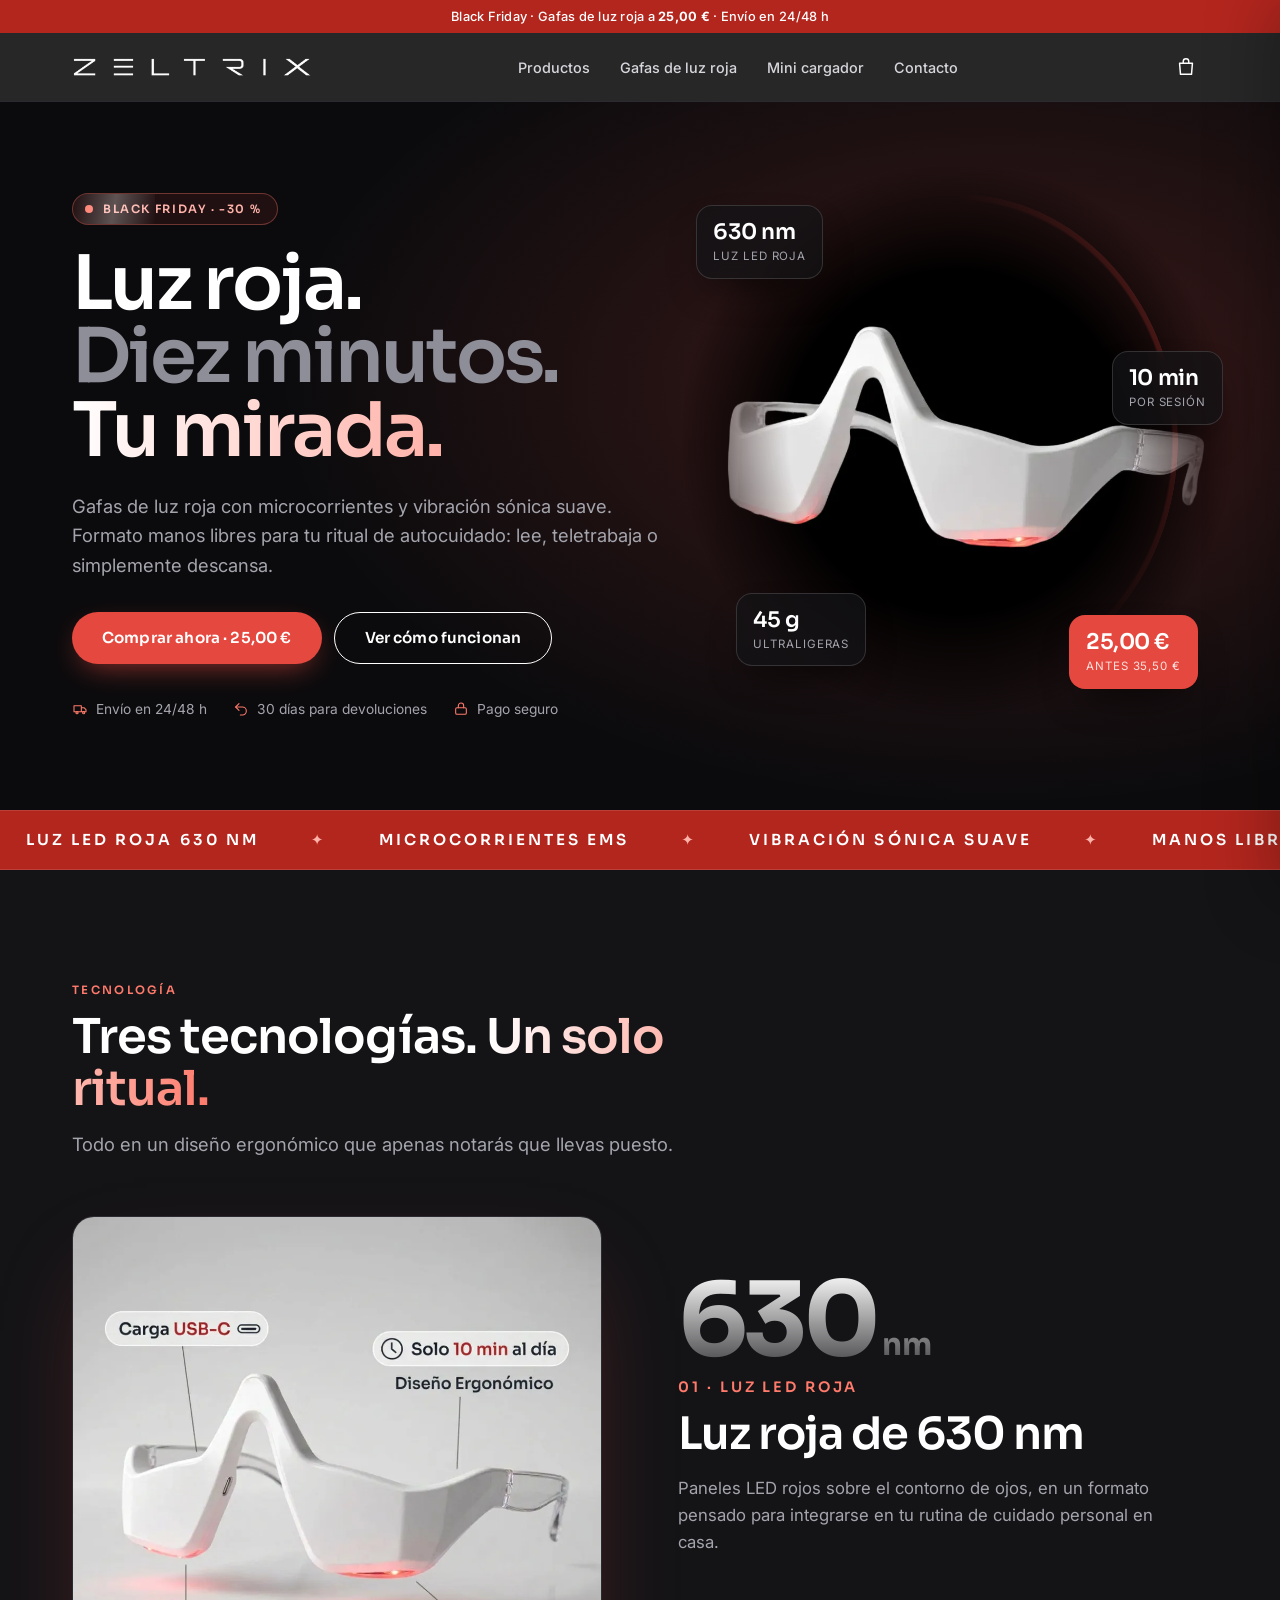
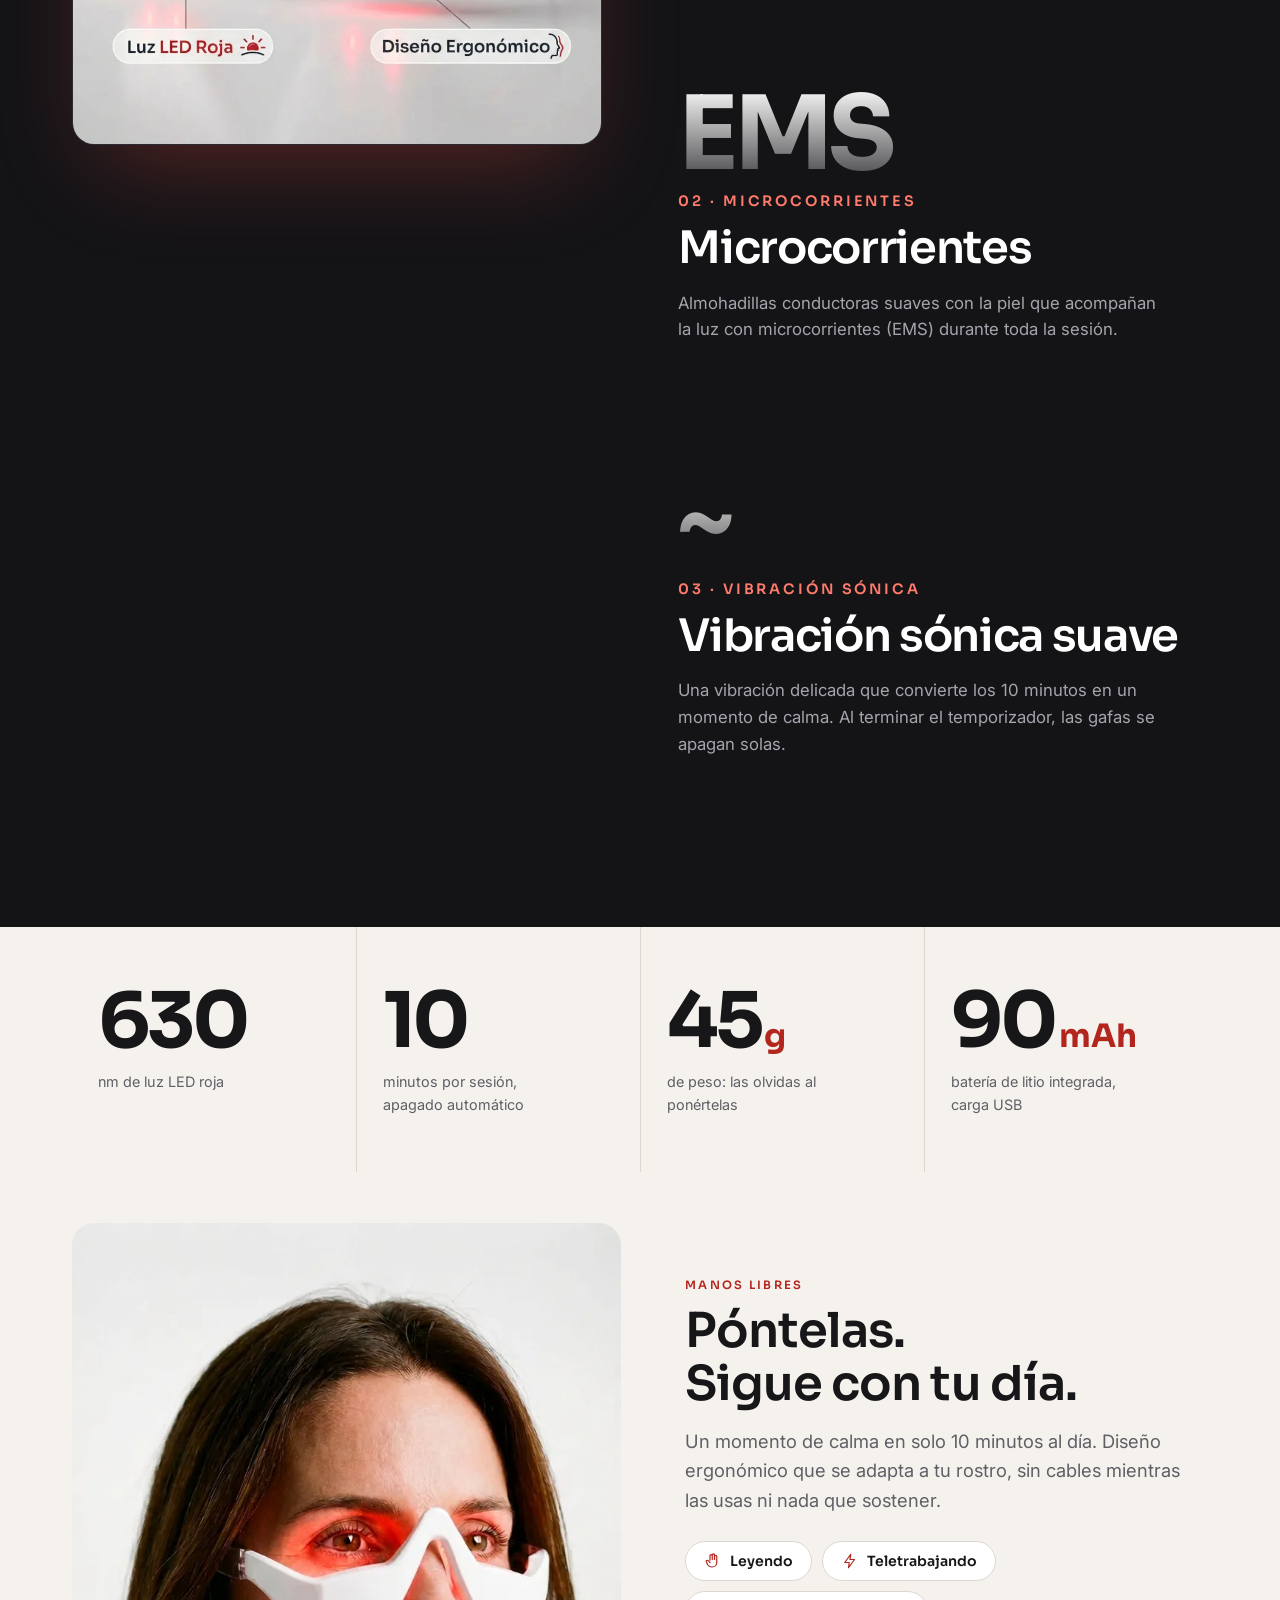
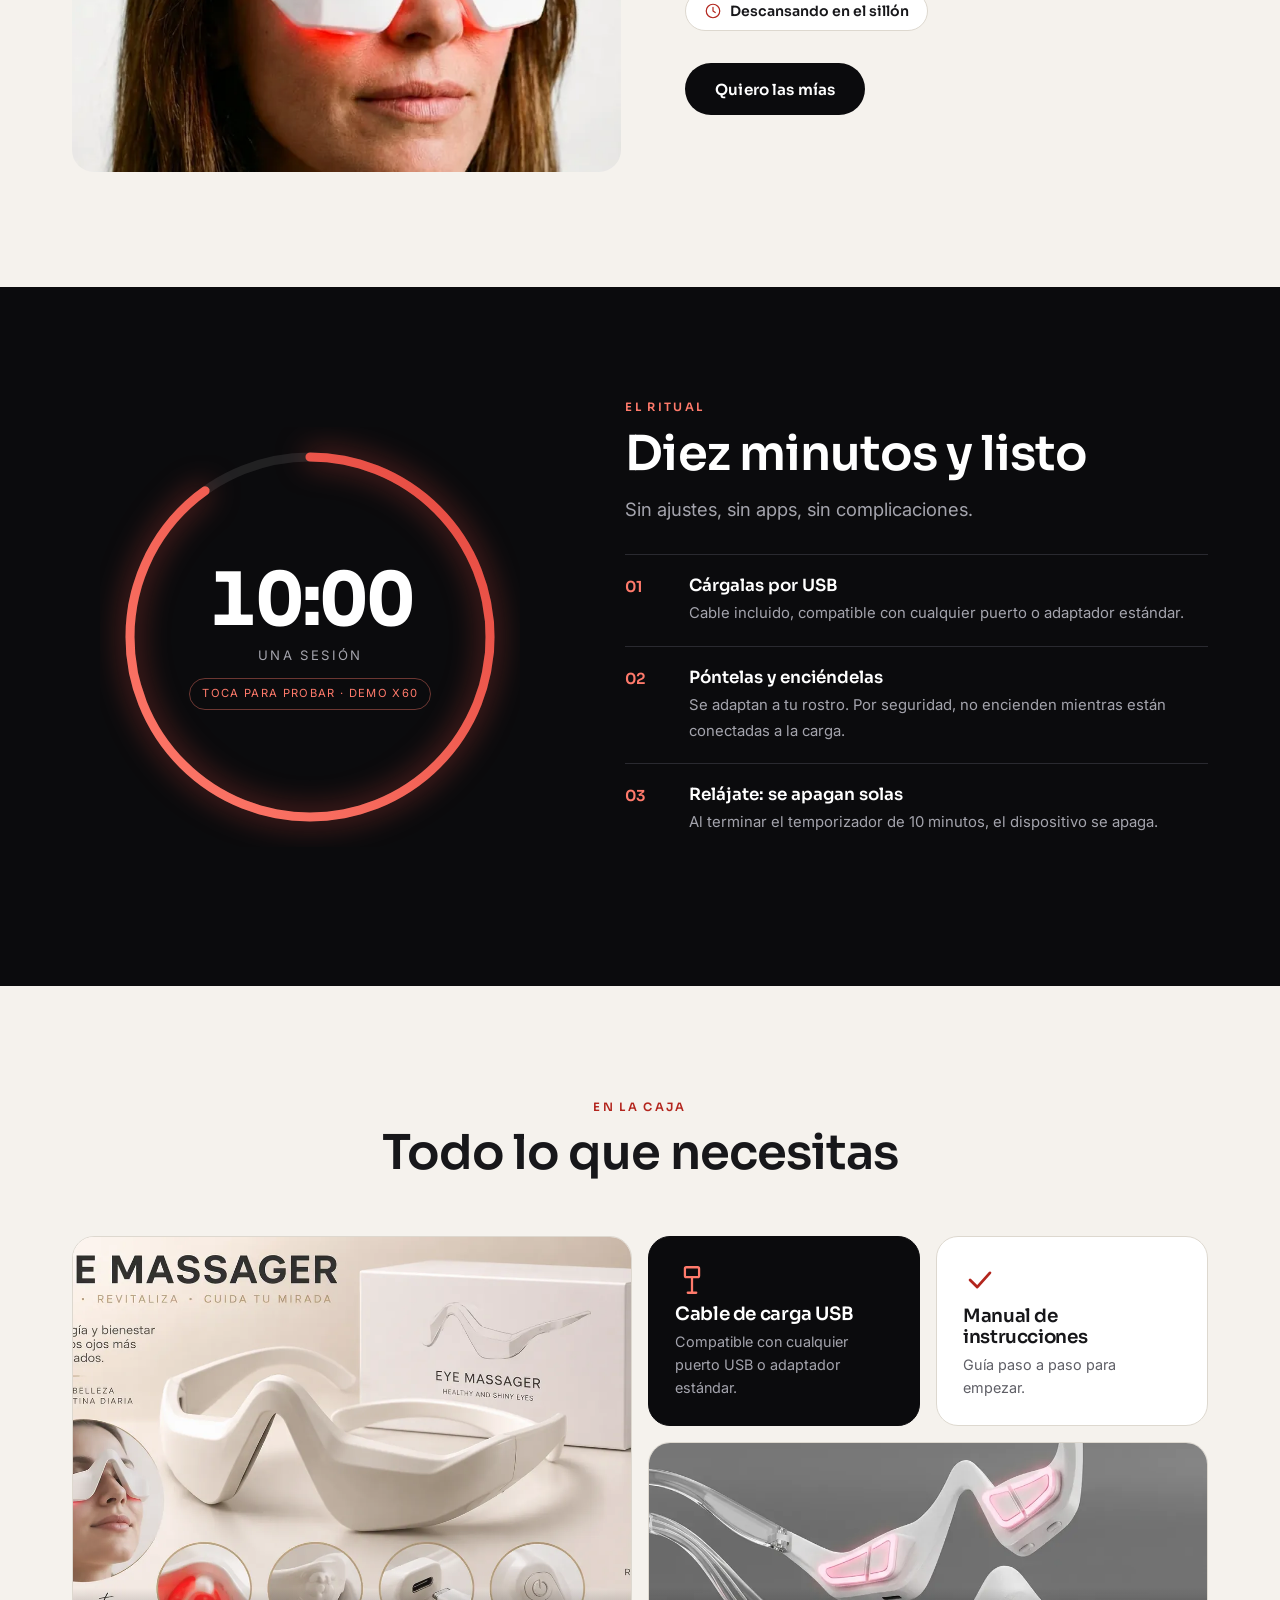
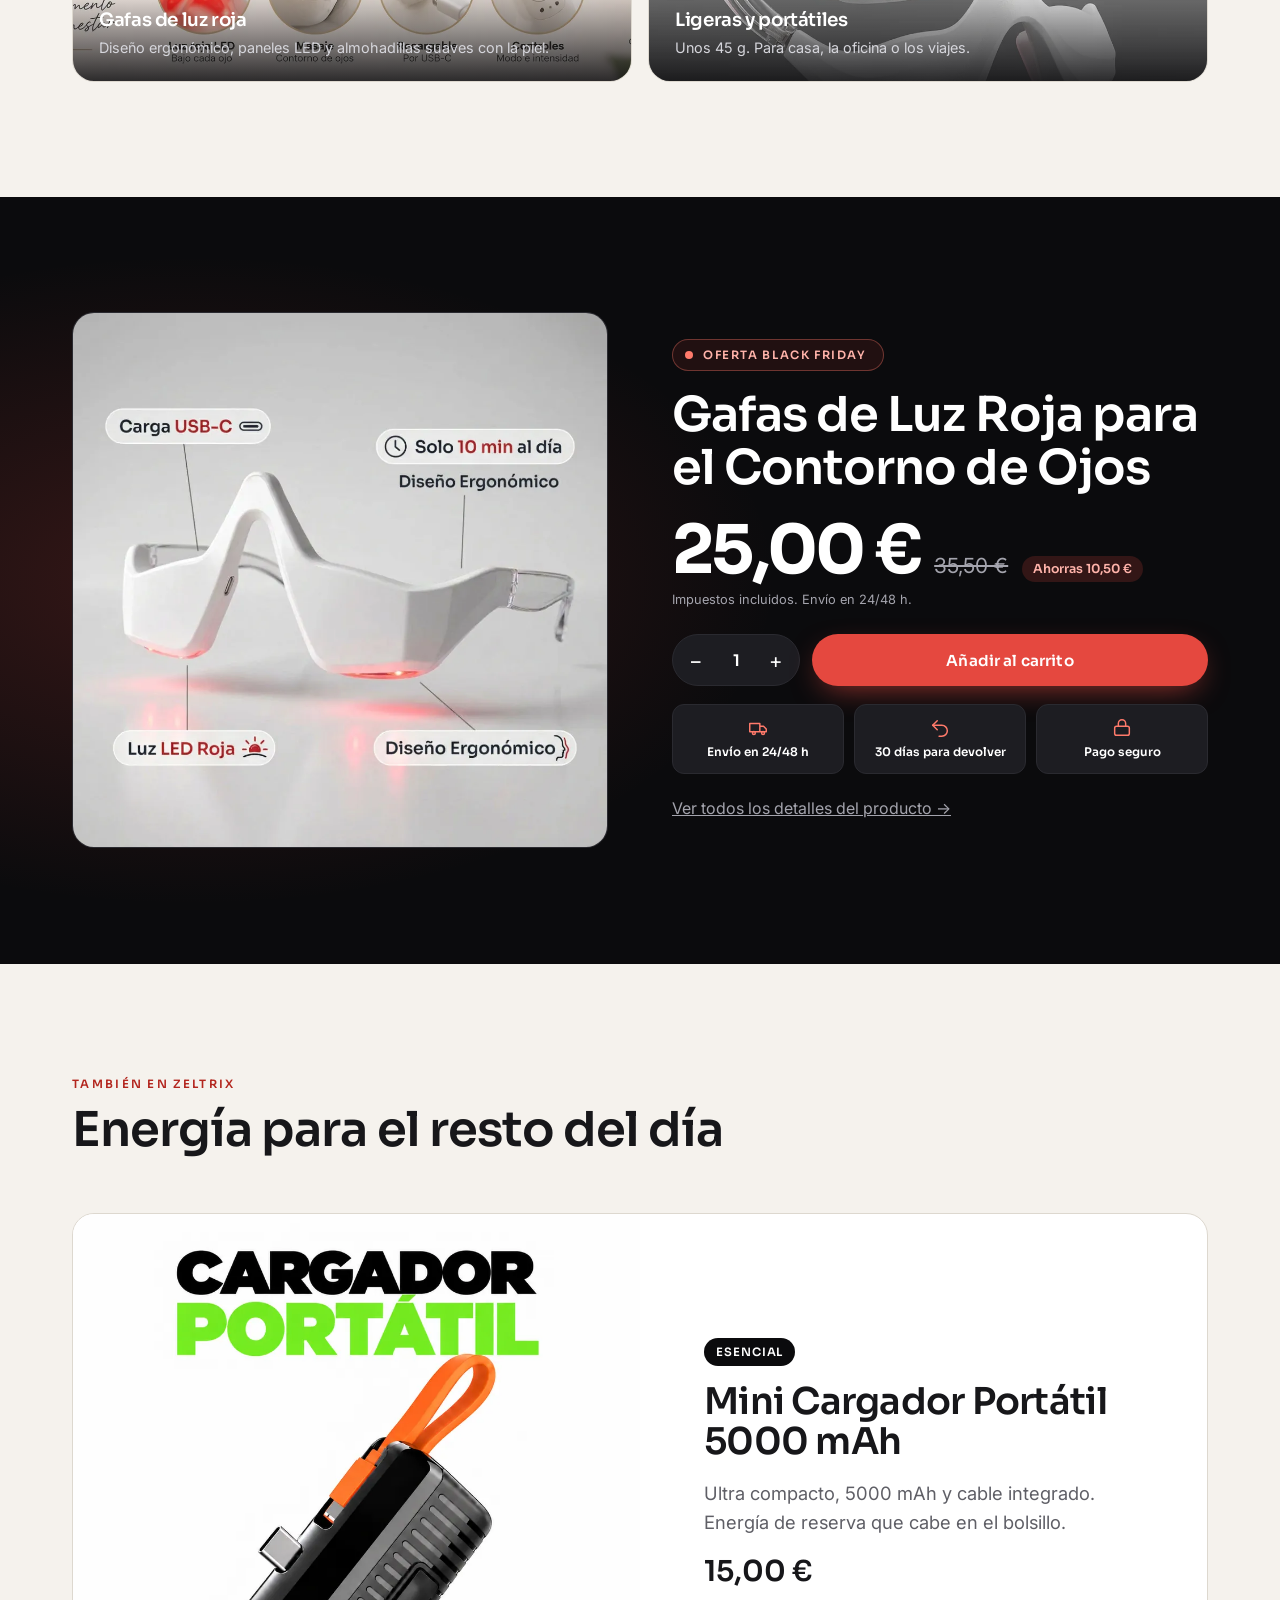
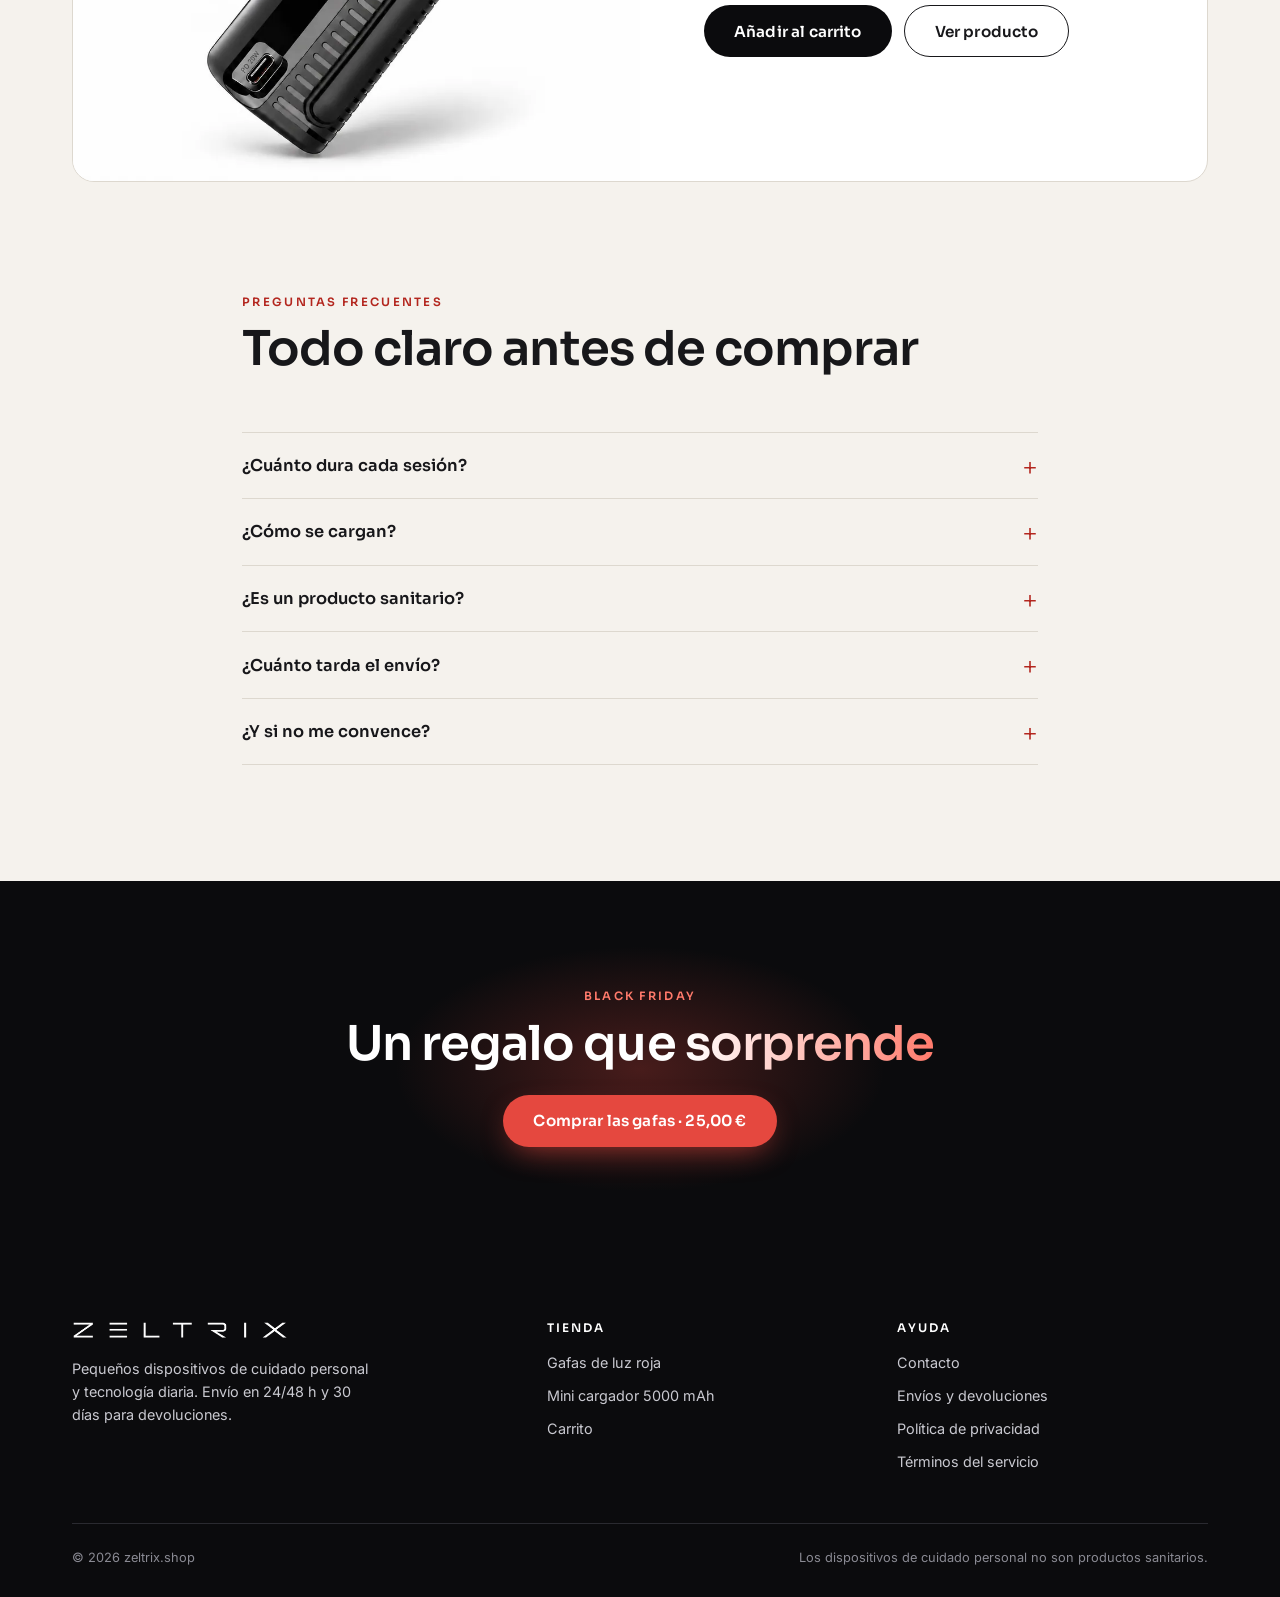
<file: index.html>
<!doctype html>
<html lang="es-ES" data-root="">
<head>
<meta charset="utf-8">
<meta name="viewport" content="width=device-width,initial-scale=1,viewport-fit=cover">
<title>Zeltrix | Gafas de luz roja para el contorno de ojos y mini cargador</title>
<meta name="description" content="Zeltrix: gafas de luz roja con microcorrientes y vibración sónica (25,00 €) y mini cargador portátil de 5000 mAh (15,00 €). Envío en 24/48 h y 30 días para devoluciones.">
<link rel="canonical" href="https://zeltrix.shop/">
<meta name="robots" content="index,follow,max-image-preview:large">
<meta name="theme-color" content="#0b0b0d">
<meta property="og:type" content="website">
<meta property="og:site_name" content="Zeltrix">
<meta property="og:locale" content="es_ES">
<meta property="og:title" content="Zeltrix | Gafas de luz roja para el contorno de ojos y mini cargador">
<meta property="og:description" content="Zeltrix: gafas de luz roja con microcorrientes y vibración sónica (25,00 €) y mini cargador portátil de 5000 mAh (15,00 €). Envío en 24/48 h y 30 días para devoluciones.">
<meta property="og:url" content="https://zeltrix.shop/">
<meta property="og:image" content="https://zeltrix.shop/assets/img/og.jpg">
<meta name="twitter:card" content="summary_large_image">
<link rel="icon" href="favicon.ico" sizes="48x48">
<link rel="icon" type="image/png" href="assets/img/favicon-64.png" sizes="64x64">
<link rel="apple-touch-icon" href="assets/img/apple-touch-icon.png">
<link rel="preconnect" href="https://fonts.googleapis.com">
<link rel="preconnect" href="https://fonts.gstatic.com" crossorigin>
<link rel="stylesheet" href="https://fonts.googleapis.com/css2?family=Inter:wght@400;500;600&family=Sora:wght@500;600;700&display=swap">
<link rel="preload" as="image" href="assets/img/gafas-1.webp" fetchpriority="high">
<link rel="stylesheet" href="assets/styles.css">
<link rel="stylesheet" href="assets/landing.css">
<script type="application/ld+json">{"@context": "https://schema.org", "@graph": [{"@type": "Organization", "@id": "https://zeltrix.shop/#org", "name": "Zeltrix", "url": "https://zeltrix.shop", "logo": "https://zeltrix.shop/assets/img/icon-512.png"}, {"@type": "WebSite", "@id": "https://zeltrix.shop/#site", "url": "https://zeltrix.shop", "name": "Zeltrix", "inLanguage": "es-ES", "publisher": {"@id": "https://zeltrix.shop/#org"}}, {"@type": "FAQPage", "mainEntity": [{"@type": "Question", "name": "¿Cuánto dura cada sesión?", "acceptedAnswer": {"@type": "Answer", "text": "Unos 10 minutos. Las gafas de luz roja se apagan solas cuando termina el temporizador."}}, {"@type": "Question", "name": "¿Cómo se cargan?", "acceptedAnswer": {"@type": "Answer", "text": "Por USB con el cable incluido. Por seguridad, no se pueden encender mientras están conectadas a la carga."}}, {"@type": "Question", "name": "¿Es un producto sanitario?", "acceptedAnswer": {"@type": "Answer", "text": "No. Es un producto de cuidado personal. Si estás embarazada, llevas marcapasos u otro dispositivo implantado o tienes alguna condición médica, consulta con tu médico antes de usarlo."}}, {"@type": "Question", "name": "¿Cuánto tarda el envío?", "acceptedAnswer": {"@type": "Answer", "text": "Enviamos en 24/48 horas."}}, {"@type": "Question", "name": "¿Y si no me convence?", "acceptedAnswer": {"@type": "Answer", "text": "Dispones de 30 días desde que lo recibes para solicitar la devolución, según nuestra política de devoluciones."}}]}]}</script>
</head>
<body>
<a class="skip" href="#main">Saltar al contenido</a>
<div class="ann">Black Friday · Gafas de luz roja a <strong>25,00 €</strong> · Envío en 24/48 h</div>
<header class="hdr"><div class="wrap">
  <a class="logo" href="index.html" aria-label="Zeltrix, inicio"><img src="assets/img/logo-white.png" alt="ZELTRIX" width="420" height="35"></a>
  <nav class="nav" id="nav" aria-label="Principal">
    <a href="index.html#productos">Productos</a><a href="products/gafas-luz-roja-anti-ojeras.html">Gafas de luz roja</a><a href="products/mini-banco-de-energia-ultra-compacto-5000mah-negro-con-cable-integrado.html">Mini cargador</a><a href="pages/contact.html">Contacto</a>
  </nav>
  <div class="hdr-r">
    <button class="icon-btn" data-open-cart aria-label="Abrir carrito"><svg viewBox="0 0 24 24" fill="none" stroke="currentColor" stroke-width="1.6" stroke-linecap="round" stroke-linejoin="round" aria-hidden="true"><path d="M5 8h14l-1 12H6L5 8Z"/><path d="M9 8V6a3 3 0 0 1 6 0v2"/></svg><span class="badge" data-cart-count hidden>0</span></button>
    <button class="icon-btn menu-btn" id="menu-btn" aria-label="Menú" aria-expanded="false" aria-controls="nav"><svg viewBox="0 0 24 24" fill="none" stroke="currentColor" stroke-width="1.8" stroke-linecap="round" aria-hidden="true"><path d="M4 8h16M4 16h16"/></svg></button>
  </div>
</div></header>
<main id="main">

<div class="zprog" id="zprog" aria-hidden="true"></div>
<section class="hero lp dark"><div class="embers" id="embers" aria-hidden="true"></div><div class="wrap">
  <div>
    <span class="pill"><i></i>Black Friday · -30 %</span>
    <h1><span>Luz roja.</span><span class="o">Diez minutos.</span><span class="glowtxt">Tu mirada.</span></h1>
    <p class="lead">Gafas de luz roja con microcorrientes y vibración sónica suave. Formato manos libres para tu ritual de autocuidado: lee, teletrabaja o simplemente descansa.</p>
    <div class="hero-cta">
      <a class="btn btn-glow" href="#comprar">Comprar ahora · 25,00 €</a>
      <a class="btn btn-line" href="#tecnologia">Ver cómo funcionan</a>
    </div>
    <ul class="hero-meta"><li><svg viewBox="0 0 24 24" fill="none" stroke="currentColor" stroke-width="1.6" stroke-linecap="round" stroke-linejoin="round" aria-hidden="true"><path d="M3 7h11v9H3zM14 10h4l3 3v3h-7"/><circle cx="7.5" cy="17.5" r="1.6"/><circle cx="17.5" cy="17.5" r="1.6"/></svg>Envío en 24/48 h</li><li><svg viewBox="0 0 24 24" fill="none" stroke="currentColor" stroke-width="1.6" stroke-linecap="round" stroke-linejoin="round" aria-hidden="true"><path d="M9 14 4 9l5-5"/><path d="M4 9h10a6 6 0 0 1 0 12h-3"/></svg>30 días para devoluciones</li><li><svg viewBox="0 0 24 24" fill="none" stroke="currentColor" stroke-width="1.6" stroke-linecap="round" stroke-linejoin="round" aria-hidden="true"><rect x="4" y="10" width="16" height="10" rx="2"/><path d="M8 10V7a4 4 0 0 1 8 0v3"/></svg>Pago seguro</li></ul>
  </div>
  <div class="stage-wrap">
  <div class="stage" id="stage">
    <img src="assets/img/gafas-1.webp" alt="Gafas de luz roja Zeltrix con los paneles LED encendidos" width="1000" height="1000" fetchpriority="high">
    <div class="beam" aria-hidden="true"></div>
    <button type="button" class="chip c1" data-cap="<b>630 nm</b> es la longitud de onda de la luz LED roja de los paneles."><b>630 nm</b><small>Luz LED roja</small></button>
    <button type="button" class="chip c2" data-cap="<b>10 minutos</b> por sesión. Al terminar, las gafas se apagan solas."><b>10 min</b><small>Por sesión</small></button>
    <button type="button" class="chip c3" data-cap="<b>Unos 45 g</b>: manos libres, las olvidas al ponértelas."><b>45 g</b><small>Ultraligeras</small></button>
    <button type="button" class="chip c4" data-cap="<b>Oferta Black Friday</b>: ahorras 10,50 € frente al precio anterior."><b>25,00 €</b><small>antes 35,50 €</small></button>
  </div>
  <p class="stage-cap" id="stage-cap" aria-live="polite">Toca una burbuja para ver el detalle</p>
  </div>
</div></section>

<div class="marq" aria-hidden="true"><div><span>Luz LED roja 630 nm</span><span>Microcorrientes EMS</span><span>Vibración sónica suave</span><span>Manos libres</span><span>10 minutos</span><span>Carga USB</span><span>Black Friday</span><span>Luz LED roja 630 nm</span><span>Microcorrientes EMS</span><span>Vibración sónica suave</span><span>Manos libres</span><span>10 minutos</span><span>Carga USB</span><span>Black Friday</span><span>Luz LED roja 630 nm</span><span>Microcorrientes EMS</span><span>Vibración sónica suave</span><span>Manos libres</span><span>10 minutos</span><span>Carga USB</span><span>Black Friday</span><span>Luz LED roja 630 nm</span><span>Microcorrientes EMS</span><span>Vibración sónica suave</span><span>Manos libres</span><span>10 minutos</span><span>Carga USB</span><span>Black Friday</span></div></div>

<section class="sec dark-2" id="tecnologia"><div class="wrap">
  <div class="sec-head rv" style="max-width:720px"><p class="eyebrow">Tecnología</p><h2 class="h2">Tres tecnologías. <span class="glowtxt">Un solo ritual.</span></h2><p class="lead">Todo en un diseño ergonómico que apenas notarás que llevas puesto.</p></div>
  <div class="tech">
    <div class="tech-vis"><div class="fr"><img src="assets/img/gafas-3.webp" alt="Detalles del diseño: carga USB-C, luz LED roja y sesión de 10 minutos" width="1000" height="1000" loading="lazy"></div></div>
    <div class="tech-list">
      <div class="tech-i rv"><div class="big">630<small style="font-size:.3em;letter-spacing:0"> nm</small></div><p class="n">01 · LUZ LED ROJA</p><h3>Luz roja de 630 nm</h3><p>Paneles LED rojos sobre el contorno de ojos, en un formato pensado para integrarse en tu rutina de cuidado personal en casa.</p></div>
      <div class="tech-i rv"><div class="big">EMS</div><p class="n">02 · MICROCORRIENTES</p><h3>Microcorrientes</h3><p>Almohadillas conductoras suaves con la piel que acompañan la luz con microcorrientes (EMS) durante toda la sesión.</p></div>
      <div class="tech-i rv"><div class="big">~</div><p class="n">03 · VIBRACIÓN SÓNICA</p><h3>Vibración sónica suave</h3><p>Una vibración delicada que convierte los 10 minutos en un momento de calma. Al terminar el temporizador, las gafas se apagan solas.</p></div>
    </div>
  </div>
</div></section>

<section class="sec-tight"><div class="wrap"><div class="stats rv">
  <div><b data-count="630">630</b><em style="display:none"></em><span>nm de luz LED roja</span></div>
  <div><b data-count="10">10</b><span>minutos por sesión, apagado automático</span></div>
  <div><b data-count="45">45<em>g</em></b><span>de peso: las olvidas al ponértelas</span></div>
  <div><b data-count="90">90<em>mAh</em></b><span>batería de litio integrada, carga USB</span></div>
</div></div></section>

<section class="sec" style="padding-top:clamp(24px,4vw,60px)"><div class="wrap life">
  <div class="ph rv"><img src="assets/img/gafas-2.webp" alt="Persona con las gafas de luz roja puestas" width="745" height="745" loading="lazy"></div>
  <div class="rv">
    <p class="eyebrow">Manos libres</p>
    <h2 class="h2" style="margin:14px 0 16px">Póntelas. <br>Sigue con tu día.</h2>
    <p class="lead">Un momento de calma en solo 10 minutos al día. Diseño ergonómico que se adapta a tu rostro, sin cables mientras las usas ni nada que sostener.</p>
    <ul class="moments"><li><svg viewBox="0 0 24 24" fill="none" stroke="currentColor" stroke-width="1.6" stroke-linecap="round" stroke-linejoin="round" aria-hidden="true"><path d="M8 11V5a1.5 1.5 0 0 1 3 0v5m0 0V4a1.5 1.5 0 0 1 3 0v6m0 0V6a1.5 1.5 0 0 1 3 0v8a6 6 0 0 1-6 6h-1a6 6 0 0 1-5-3l-2-4a1.5 1.5 0 0 1 2.5-1.5L8 14"/></svg>Leyendo</li><li><svg viewBox="0 0 24 24" fill="none" stroke="currentColor" stroke-width="1.6" stroke-linecap="round" stroke-linejoin="round" aria-hidden="true"><path d="M13 3 5 14h6l-1 7 8-11h-6z"/></svg>Teletrabajando</li><li><svg viewBox="0 0 24 24" fill="none" stroke="currentColor" stroke-width="1.6" stroke-linecap="round" stroke-linejoin="round" aria-hidden="true"><circle cx="12" cy="12" r="9"/><path d="M12 7v5l3 2"/></svg>Descansando en el sillón</li></ul>
    <a class="btn btn-ink" href="#comprar">Quiero las mías</a>
  </div>
</div></section>

<section class="sec dark"><div class="wrap ritual">
  <div class="ring rv" id="ring" role="button" tabindex="0" aria-label="Probar una demo acelerada de la sesión de 10 minutos">
    <svg viewBox="0 0 280 280" aria-hidden="true"><defs><linearGradient id="rg" x1="0" y1="0" x2="1" y2="1"><stop offset="0" stop-color="#ff7a6b"/><stop offset="1" stop-color="#e5483f"/></linearGradient></defs><circle class="tr" cx="140" cy="140" r="120"/><circle class="pg" cx="140" cy="140" r="120"/></svg>
    <div class="tm"><b id="ring-t">10:00</b><span id="ring-s">una sesión</span><i class="hint" id="ring-h">Toca para probar · demo x60</i></div>
  </div>
  <div class="rv">
    <p class="eyebrow">El ritual</p>
    <h2 class="h2" style="margin:14px 0 14px">Diez minutos y listo</h2>
    <p class="lead">Sin ajustes, sin apps, sin complicaciones.</p>
    <ol class="steps" style="list-style:none;padding:0">
      <li><div><b>Cárgalas por USB</b><span>Cable incluido, compatible con cualquier puerto o adaptador estándar.</span></div></li>
      <li><div><b>Póntelas y enciéndelas</b><span>Se adaptan a tu rostro. Por seguridad, no encienden mientras están conectadas a la carga.</span></div></li>
      <li><div><b>Relájate: se apagan solas</b><span>Al terminar el temporizador de 10 minutos, el dispositivo se apaga.</span></div></li>
    </ol>
  </div>
</div></section>

<section class="sec"><div class="wrap">
  <div class="sec-head center rv"><p class="eyebrow">En la caja</p><h2 class="h2">Todo lo que necesitas</h2></div>
  <div class="bento">
    <div class="bt img b1 rv"><img src="assets/img/gafas-lifestyle.webp" alt="Gafas masajeadoras Eye Massager junto a su caja" loading="lazy"><div class="cap"><h3>Gafas de luz roja</h3><p>Diseño ergonómico, paneles LED y almohadillas suaves con la piel.</p></div></div>
    <div class="bt dk rv"><svg class="ic" viewBox="0 0 24 24" fill="none" stroke="currentColor" stroke-width="1.6" stroke-linecap="round" stroke-linejoin="round" aria-hidden="true"><rect x="7" y="3" width="10" height="7" rx="1"/><path d="M12 10v11M9 21h6"/></svg><h3>Cable de carga USB</h3><p>Compatible con cualquier puerto USB o adaptador estándar.</p></div>
    <div class="bt rv"><svg class="ic" viewBox="0 0 24 24" fill="none" stroke="currentColor" stroke-width="2" stroke-linecap="round" stroke-linejoin="round" aria-hidden="true"><path d="m5 12 5 5 9-10"/></svg><h3>Manual de instrucciones</h3><p>Guía paso a paso para empezar.</p></div>
    <div class="bt img b4 rv" style="min-height:240px"><img src="assets/img/gafas-4.webp" alt="Vista del diseño ergonómico y los paneles de luz" loading="lazy" style="object-position:50% 40%"><div class="cap"><h3>Ligeras y portátiles</h3><p>Unos 45 g. Para casa, la oficina o los viajes.</p></div></div>
  </div>
</div></section>

<section class="sec buy-sec dark" id="comprar"><div class="wrap buy-card">
  <div class="im rv"><img src="assets/img/gafas-3.webp" alt="Gafas de Luz Roja para el Contorno de Ojos" width="1000" height="1000" loading="lazy"></div>
  <div class="rv">
    <span class="pill"><i></i>Oferta Black Friday</span>
    <h2 class="h2" style="margin-top:18px">Gafas de Luz Roja para el Contorno de Ojos</h2>
    <div class="big-p"><b>25,00 €</b><s>35,50 €</s><span class="save">Ahorras 10,50 €</span></div>
    <p class="vat">Impuestos incluidos. Envío en 24/48 h.</p>
    <div class="buy-row"><div class="qty" data-qty role="group" aria-label="Cantidad"><button type="button" data-dec aria-label="Reducir cantidad">−</button><output aria-live="polite">1</output><button type="button" data-inc aria-label="Aumentar cantidad">+</button></div>
      <button class="btn btn-glow" data-add="gafas" data-use-qty>Añadir al carrito</button></div>
    <div class="trust"><div><svg viewBox="0 0 24 24" fill="none" stroke="currentColor" stroke-width="1.6" stroke-linecap="round" stroke-linejoin="round" aria-hidden="true"><path d="M3 7h11v9H3zM14 10h4l3 3v3h-7"/><circle cx="7.5" cy="17.5" r="1.6"/><circle cx="17.5" cy="17.5" r="1.6"/></svg>Envío en 24/48 h</div><div><svg viewBox="0 0 24 24" fill="none" stroke="currentColor" stroke-width="1.6" stroke-linecap="round" stroke-linejoin="round" aria-hidden="true"><path d="M9 14 4 9l5-5"/><path d="M4 9h10a6 6 0 0 1 0 12h-3"/></svg>30 días para devolver</div><div><svg viewBox="0 0 24 24" fill="none" stroke="currentColor" stroke-width="1.6" stroke-linecap="round" stroke-linejoin="round" aria-hidden="true"><rect x="4" y="10" width="16" height="10" rx="2"/><path d="M8 10V7a4 4 0 0 1 8 0v3"/></svg>Pago seguro</div></div>
    <p><a href="products/gafas-luz-roja-anti-ojeras.html" style="text-decoration:underline;color:var(--muted-d)">Ver todos los detalles del producto →</a></p>
  </div>
</div></section>

<section class="sec" id="productos"><div class="wrap">
  <div class="sec-head rv"><p class="eyebrow">También en Zeltrix</p><h2 class="h2">Energía para el resto del día</h2></div>
  <div class="pw rv">
    <div class="im"><img src="assets/img/cargador-1.webp" alt="Mini cargador portátil negro de 5000 mAh con cable integrado" width="1000" height="1000" loading="lazy"></div>
    <div class="tx"><span class="tag" style="position:static">Esencial</span><h3 style="font-size:clamp(1.6rem,3vw,2.3rem)">Mini Cargador Portátil 5000 mAh</h3>
      <p class="lead">Ultra compacto, 5000 mAh y cable integrado. Energía de reserva que cabe en el bolsillo.</p>
      <p class="price">15,00 €</p>
      <div style="display:flex;gap:12px;flex-wrap:wrap"><button class="btn btn-ink" data-add="cargador" data-quick>Añadir al carrito</button><a class="btn btn-line" href="products/mini-banco-de-energia-ultra-compacto-5000mah-negro-con-cable-integrado.html">Ver producto</a></div></div>
  </div>
</div></section>

<section class="sec" style="padding-top:0"><div class="wrap" style="max-width:860px">
  <div class="sec-head rv"><p class="eyebrow">Preguntas frecuentes</p><h2 class="h2">Todo claro antes de comprar</h2></div>
  <div class="acc rv"><details><summary>¿Cuánto dura cada sesión?</summary><div class="ans">Unos 10 minutos. Las gafas de luz roja se apagan solas cuando termina el temporizador.</div></details><details><summary>¿Cómo se cargan?</summary><div class="ans">Por USB con el cable incluido. Por seguridad, no se pueden encender mientras están conectadas a la carga.</div></details><details><summary>¿Es un producto sanitario?</summary><div class="ans">No. Es un producto de cuidado personal. Si estás embarazada, llevas marcapasos u otro dispositivo implantado o tienes alguna condición médica, consulta con tu médico antes de usarlo.</div></details><details><summary>¿Cuánto tarda el envío?</summary><div class="ans">Enviamos en 24/48 horas.</div></details><details><summary>¿Y si no me convence?</summary><div class="ans">Dispones de 30 días desde que lo recibes para solicitar la devolución, según nuestra política de devoluciones.</div></details></div>
</div></section>

<section class="band dark"><div class="wrap rv">
  <p class="eyebrow">Black Friday</p><h2 class="h2">Un regalo que <span class="glowtxt">sorprende</span></h2>
  <a class="btn btn-glow" href="#comprar">Comprar las gafas · 25,00 €</a>
</div></section>
<div class="hm-bar" id="hm-bar"><div class="nm"><b>Gafas de luz roja</b><small>25,00 € <s>35,50 €</s></small></div><button type="button" class="btn btn-glow" data-add="gafas" data-quick>Añadir al carrito</button></div>
<script src="assets/home.js" defer></script>
</main>
<footer class="ftr"><div class="wrap">
  <div class="cols">
    <div><img src="assets/img/logo-white.png" alt="ZELTRIX" width="420" height="35" loading="lazy">
      <p style="max-width:34ch">Pequeños dispositivos de cuidado personal y tecnología diaria. Envío en 24/48 h y 30 días para devoluciones.</p></div>
    <div><h4>Tienda</h4><ul>
      <li><a href="products/gafas-luz-roja-anti-ojeras.html">Gafas de luz roja</a></li>
      <li><a href="products/mini-banco-de-energia-ultra-compacto-5000mah-negro-con-cable-integrado.html">Mini cargador 5000 mAh</a></li>
      <li><a href="cart.html">Carrito</a></li></ul></div>
    <div><h4>Ayuda</h4><ul>
      <li><a href="pages/contact.html">Contacto</a></li>
      <li><a href="policies/refund-policy.html">Envíos y devoluciones</a></li>
      <li><a href="policies/privacy-policy.html">Política de privacidad</a></li>
      <li><a href="policies/terms-of-service.html">Términos del servicio</a></li></ul></div>
  </div>
  <div class="bot"><span>© 2026 zeltrix.shop</span><span>Los dispositivos de cuidado personal no son productos sanitarios.</span></div>
</div></footer>

<div class="scrim" id="scrim"></div>
<aside class="drawer" id="drawer" role="dialog" aria-modal="true" aria-labelledby="dr-title" aria-hidden="true">
  <div class="dr-h"><h2 id="dr-title">Tu carrito</h2><button class="icon-btn" id="drawer-close" aria-label="Cerrar carrito" style="color:var(--text)"><svg viewBox="0 0 24 24" fill="none" stroke="currentColor" stroke-width="1.8" stroke-linecap="round" aria-hidden="true"><path d="M6 6l12 12M18 6 6 18"/></svg></button></div>
  <div class="dr-b"><ul id="drawer-lines"></ul></div>
  <div class="dr-f" id="drawer-foot" hidden>
    <div class="sum t"><span>Subtotal</span><span id="drawer-total">0,00 €</span></div>
    <p class="note">Impuestos incluidos. Envío y descuentos en el siguiente paso.</p>
    <a class="btn btn-glow btn-block" href="cart.html">Finalizar compra</a>
  </div>
</aside>
<script src="assets/main.js" defer></script>
</body>
</html>
</file>
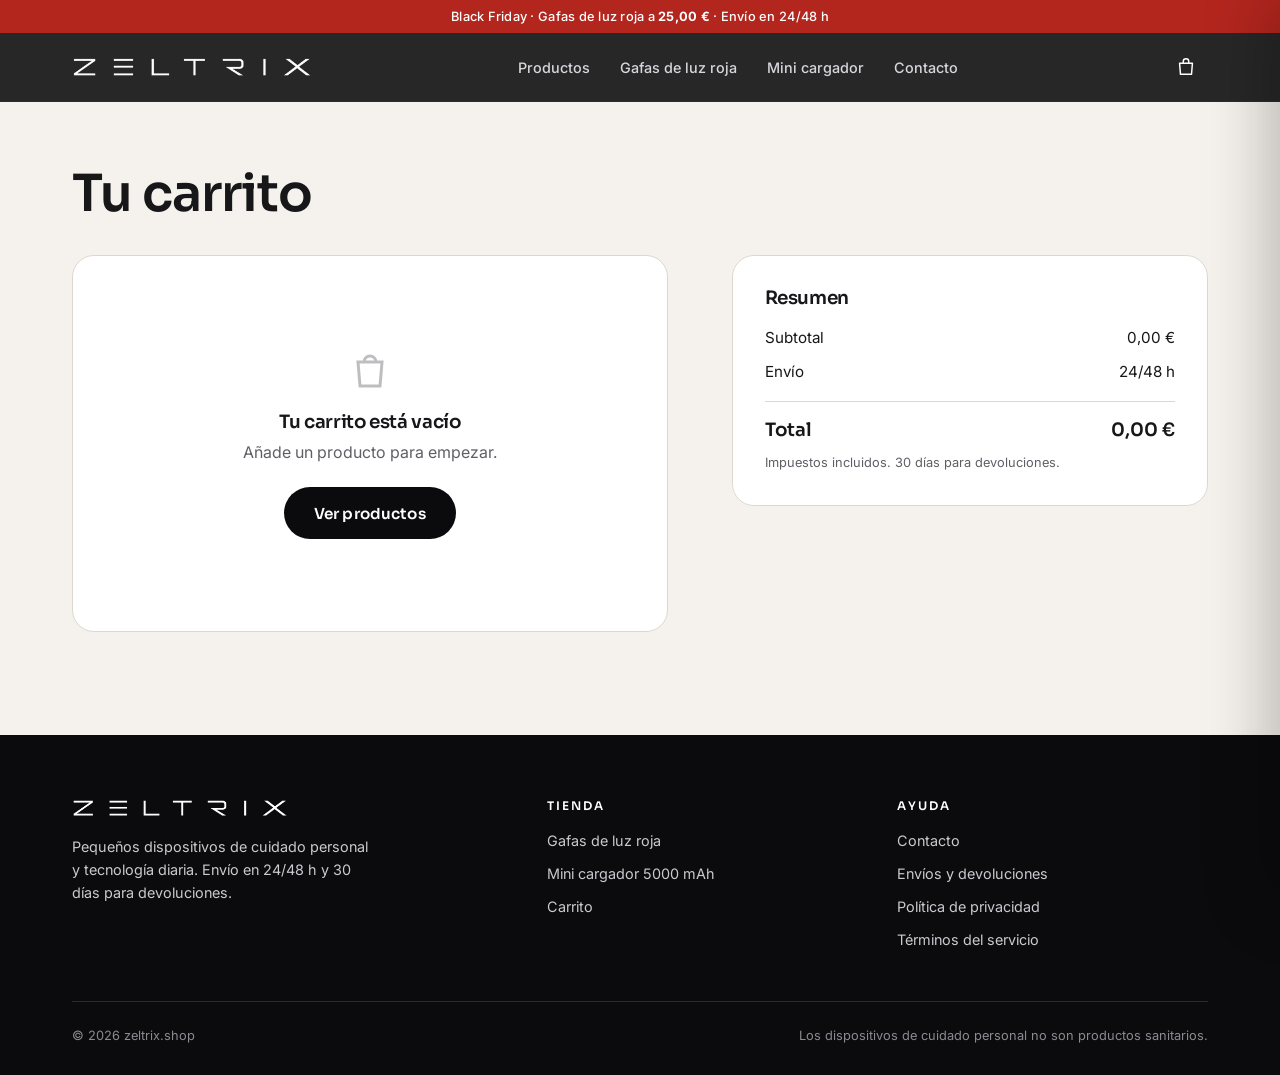
<file: cart.html>
<!doctype html>
<html lang="es-ES" data-root="">
<head>
<meta charset="utf-8">
<meta name="viewport" content="width=device-width,initial-scale=1,viewport-fit=cover">
<title>Carrito y finalizar compra | Zeltrix</title>
<meta name="description" content="Revisa tu carrito y finaliza tu pedido en Zeltrix.">
<link rel="canonical" href="https://zeltrix.shop/cart">
<meta name="robots" content="noindex,follow">
<meta name="theme-color" content="#0b0b0d">
<meta property="og:type" content="website">
<meta property="og:site_name" content="Zeltrix">
<meta property="og:locale" content="es_ES">
<meta property="og:title" content="Carrito y finalizar compra | Zeltrix">
<meta property="og:description" content="Revisa tu carrito y finaliza tu pedido en Zeltrix.">
<meta property="og:url" content="https://zeltrix.shop/cart">
<meta property="og:image" content="https://zeltrix.shop/assets/img/og.jpg">
<meta name="twitter:card" content="summary_large_image">
<link rel="icon" href="favicon.ico" sizes="48x48">
<link rel="icon" type="image/png" href="assets/img/favicon-64.png" sizes="64x64">
<link rel="apple-touch-icon" href="assets/img/apple-touch-icon.png">
<link rel="preconnect" href="https://fonts.googleapis.com">
<link rel="preconnect" href="https://fonts.gstatic.com" crossorigin>
<link rel="stylesheet" href="https://fonts.googleapis.com/css2?family=Inter:wght@400;500;600&family=Sora:wght@500;600;700&display=swap">
<link rel="stylesheet" href="assets/styles.css">
<script type="application/ld+json">{"@context": "https://schema.org", "@graph": [{"@type": "Organization", "@id": "https://zeltrix.shop/#org", "name": "Zeltrix", "url": "https://zeltrix.shop", "logo": "https://zeltrix.shop/assets/img/icon-512.png"}]}</script>
</head>
<body>
<a class="skip" href="#main">Saltar al contenido</a>
<div class="ann">Black Friday · Gafas de luz roja a <strong>25,00 €</strong> · Envío en 24/48 h</div>
<header class="hdr"><div class="wrap">
  <a class="logo" href="index.html" aria-label="Zeltrix, inicio"><img src="assets/img/logo-white.png" alt="ZELTRIX" width="420" height="35"></a>
  <nav class="nav" id="nav" aria-label="Principal">
    <a href="index.html#productos">Productos</a><a href="products/gafas-luz-roja-anti-ojeras.html">Gafas de luz roja</a><a href="products/mini-banco-de-energia-ultra-compacto-5000mah-negro-con-cable-integrado.html">Mini cargador</a><a href="pages/contact.html">Contacto</a>
  </nav>
  <div class="hdr-r">
    <button class="icon-btn" data-open-cart aria-label="Abrir carrito"><svg viewBox="0 0 24 24" fill="none" stroke="currentColor" stroke-width="1.6" stroke-linecap="round" stroke-linejoin="round" aria-hidden="true"><path d="M5 8h14l-1 12H6L5 8Z"/><path d="M9 8V6a3 3 0 0 1 6 0v2"/></svg><span class="badge" data-cart-count hidden>0</span></button>
    <button class="icon-btn menu-btn" id="menu-btn" aria-label="Menú" aria-expanded="false" aria-controls="nav"><svg viewBox="0 0 24 24" fill="none" stroke="currentColor" stroke-width="1.8" stroke-linecap="round" aria-hidden="true"><path d="M4 8h16M4 16h16"/></svg></button>
  </div>
</div></header>
<main id="main">

<div class="wrap">
<div id="co-view">
  <div class="page-h"><h1>Tu carrito</h1></div>
  <div class="co">
    <div>
      <div class="panel"><ul id="cart-lines"></ul></div>
      <form id="co-form" hidden style="margin-top:18px">
        <div class="panel"><h2>Contacto</h2><div class="f">
          <div class="fld"><label for="email">Correo electrónico</label><input id="email" name="email" type="email" required autocomplete="email" placeholder="tu@correo.com"></div></div></div>
        <div class="panel"><h2>Entrega</h2><div class="f">
          <div class="f2"><div class="fld"><label for="fn">Nombre</label><input id="fn" name="fn" required autocomplete="given-name" placeholder=" "></div>
            <div class="fld"><label for="ln">Apellidos</label><input id="ln" name="ln" required autocomplete="family-name" placeholder=" "></div></div>
          <div class="fld"><label for="ad">Dirección</label><input id="ad" name="ad" required autocomplete="street-address" placeholder=" "></div>
          <div class="f2"><div class="fld"><label for="zp">Código postal</label><input id="zp" name="zp" required inputmode="numeric" pattern="[0-9]{5}" autocomplete="postal-code" placeholder=" "></div>
            <div class="fld"><label for="ct">Ciudad</label><input id="ct" name="ct" required autocomplete="address-level2" placeholder=" "></div></div>
          <div class="f2"><div class="fld"><label for="cn">País</label><select id="cn" name="cn" autocomplete="country"><option>España</option><option>Portugal</option><option>Francia</option><option>Italia</option><option>Alemania</option></select></div>
            <div class="fld"><label for="ph">Teléfono (opcional)</label><input id="ph" name="ph" type="tel" autocomplete="tel" placeholder=" "></div></div>
        </div></div>
        <div class="panel"><h2>Pago</h2>
          <div class="demo-note"><span>ⓘ</span><span><b>Modo demostración.</b> Esta tienda es una demo: no se procesa ningún pago ni se envía ningún pedido real.</span></div>
          <div class="pm"><label><input type="radio" name="pm" value="card" checked> Tarjeta de crédito o débito</label><label><input type="radio" name="pm" value="paypal"> PayPal</label></div>
        </div>
        <button class="btn btn-glow btn-block" style="margin-top:18px" type="submit">Completar pedido (demo)</button>
      </form>
    </div>
    <aside class="aside panel"><h2>Resumen</h2>
      <div class="sum" style="margin-bottom:10px"><span>Subtotal</span><span data-sum-sub>0,00 €</span></div>
      <div class="sum" style="margin-bottom:10px"><span>Envío</span><span>24/48 h</span></div>
      <hr style="border:0;border-top:1px solid var(--line);margin:16px 0">
      <div class="sum t"><span>Total</span><span data-sum-total>0,00 €</span></div>
      <p class="note" style="margin-top:12px">Impuestos incluidos. 30 días para devoluciones.</p>
    </aside>
  </div>
</div>
<div class="done" id="done-view" hidden>
  <div class="ok"><svg viewBox="0 0 24 24" fill="none" stroke="currentColor" stroke-width="2" stroke-linecap="round" stroke-linejoin="round" aria-hidden="true"><path d="m5 12 5 5 9-10"/></svg></div>
  <h1>¡Pedido de demostración completado!</h1>
  <p>Número de pedido <b id="done-order"></b> · Total <b id="done-total"></b>.</p>
  <p>En una tienda real enviaríamos la confirmación a <b id="done-email"></b>. Aquí no se ha cobrado ni enviado nada.</p>
  <p style="margin-top:26px"><a class="btn btn-ink" href="index.html">Volver a la tienda</a></p>
</div>
</div>
</main>
<footer class="ftr"><div class="wrap">
  <div class="cols">
    <div><img src="assets/img/logo-white.png" alt="ZELTRIX" width="420" height="35" loading="lazy">
      <p style="max-width:34ch">Pequeños dispositivos de cuidado personal y tecnología diaria. Envío en 24/48 h y 30 días para devoluciones.</p></div>
    <div><h4>Tienda</h4><ul>
      <li><a href="products/gafas-luz-roja-anti-ojeras.html">Gafas de luz roja</a></li>
      <li><a href="products/mini-banco-de-energia-ultra-compacto-5000mah-negro-con-cable-integrado.html">Mini cargador 5000 mAh</a></li>
      <li><a href="cart.html">Carrito</a></li></ul></div>
    <div><h4>Ayuda</h4><ul>
      <li><a href="pages/contact.html">Contacto</a></li>
      <li><a href="policies/refund-policy.html">Envíos y devoluciones</a></li>
      <li><a href="policies/privacy-policy.html">Política de privacidad</a></li>
      <li><a href="policies/terms-of-service.html">Términos del servicio</a></li></ul></div>
  </div>
  <div class="bot"><span>© 2026 zeltrix.shop</span><span>Los dispositivos de cuidado personal no son productos sanitarios.</span></div>
</div></footer>

<div class="scrim" id="scrim"></div>
<aside class="drawer" id="drawer" role="dialog" aria-modal="true" aria-labelledby="dr-title" aria-hidden="true">
  <div class="dr-h"><h2 id="dr-title">Tu carrito</h2><button class="icon-btn" id="drawer-close" aria-label="Cerrar carrito" style="color:var(--text)"><svg viewBox="0 0 24 24" fill="none" stroke="currentColor" stroke-width="1.8" stroke-linecap="round" aria-hidden="true"><path d="M6 6l12 12M18 6 6 18"/></svg></button></div>
  <div class="dr-b"><ul id="drawer-lines"></ul></div>
  <div class="dr-f" id="drawer-foot" hidden>
    <div class="sum t"><span>Subtotal</span><span id="drawer-total">0,00 €</span></div>
    <p class="note">Impuestos incluidos. Envío y descuentos en el siguiente paso.</p>
    <a class="btn btn-glow btn-block" href="cart.html">Finalizar compra</a>
  </div>
</aside>
<script src="assets/main.js" defer></script>
</body>
</html>
</file>
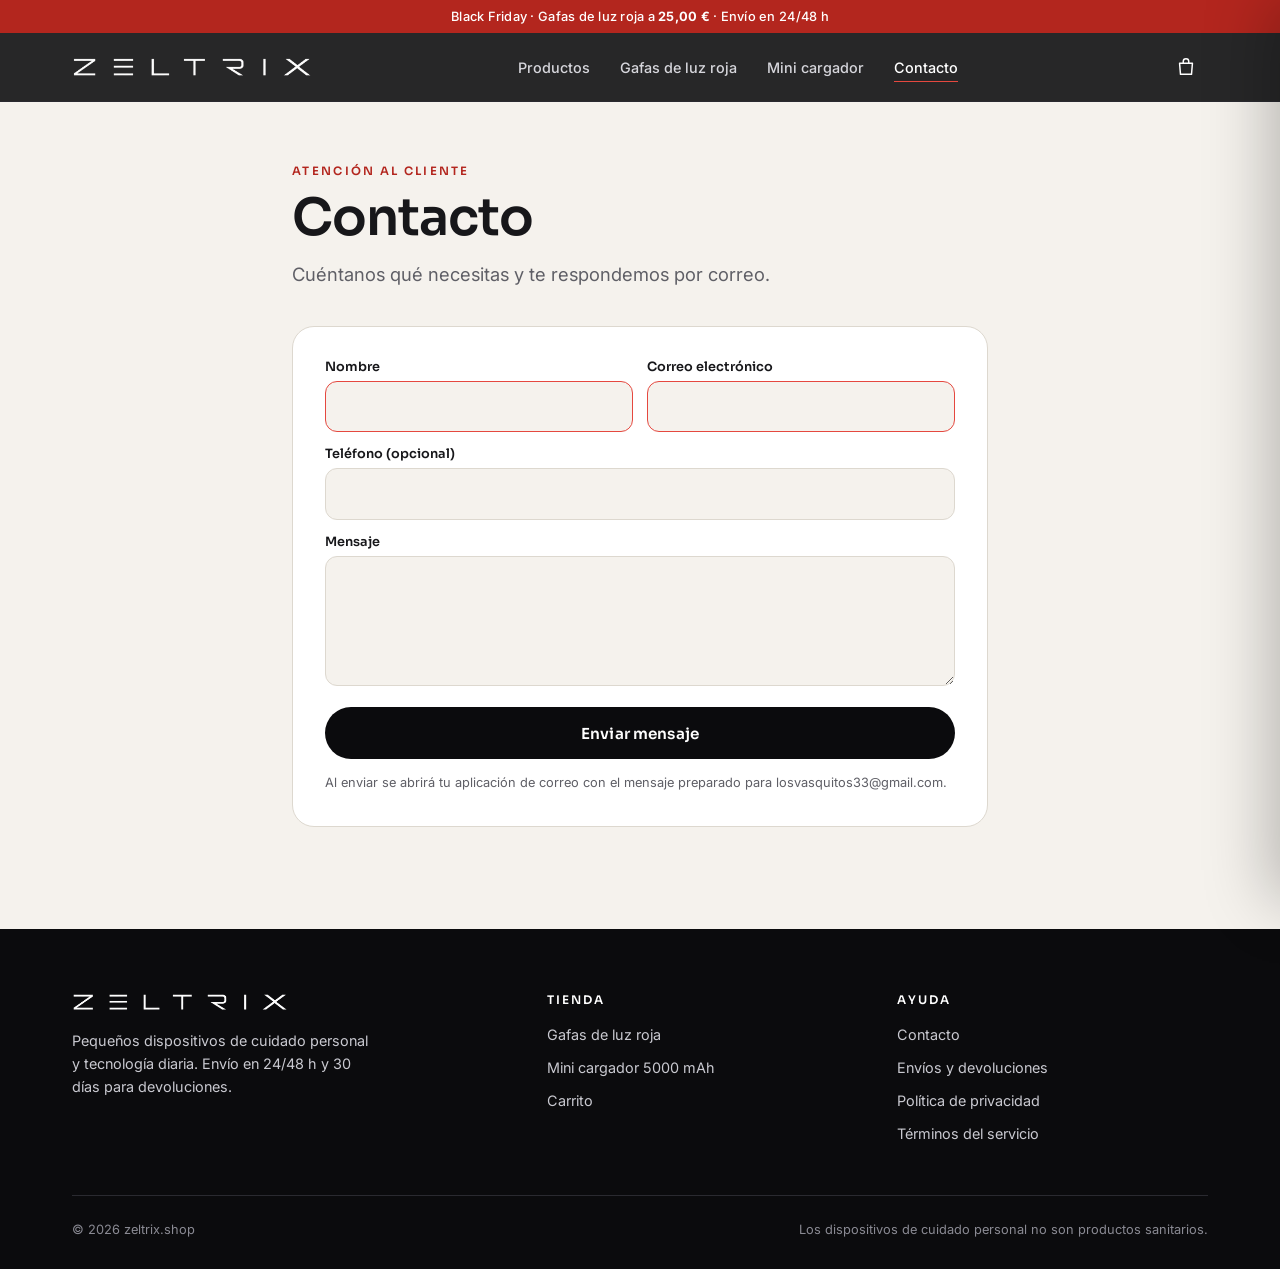
<file: pages/contact.html>
<!doctype html>
<html lang="es-ES" data-root="../">
<head>
<meta charset="utf-8">
<meta name="viewport" content="width=device-width,initial-scale=1,viewport-fit=cover">
<title>Contacto | Zeltrix</title>
<meta name="description" content="Escríbenos para cualquier duda sobre tu pedido, envíos o devoluciones en Zeltrix.">
<link rel="canonical" href="https://zeltrix.shop/pages/contact">
<meta name="robots" content="index,follow,max-image-preview:large">
<meta name="theme-color" content="#0b0b0d">
<meta property="og:type" content="website">
<meta property="og:site_name" content="Zeltrix">
<meta property="og:locale" content="es_ES">
<meta property="og:title" content="Contacto | Zeltrix">
<meta property="og:description" content="Escríbenos para cualquier duda sobre tu pedido, envíos o devoluciones en Zeltrix.">
<meta property="og:url" content="https://zeltrix.shop/pages/contact">
<meta property="og:image" content="https://zeltrix.shop/assets/img/og.jpg">
<meta name="twitter:card" content="summary_large_image">
<link rel="icon" href="../favicon.ico" sizes="48x48">
<link rel="icon" type="image/png" href="../assets/img/favicon-64.png" sizes="64x64">
<link rel="apple-touch-icon" href="../assets/img/apple-touch-icon.png">
<link rel="preconnect" href="https://fonts.googleapis.com">
<link rel="preconnect" href="https://fonts.gstatic.com" crossorigin>
<link rel="stylesheet" href="https://fonts.googleapis.com/css2?family=Inter:wght@400;500;600&family=Sora:wght@500;600;700&display=swap">
<link rel="stylesheet" href="../assets/styles.css">
<script type="application/ld+json">{"@context": "https://schema.org", "@graph": [{"@type": "Organization", "@id": "https://zeltrix.shop/#org", "name": "Zeltrix", "url": "https://zeltrix.shop", "logo": "https://zeltrix.shop/assets/img/icon-512.png"}, {"@type": "ContactPage", "url": "https://zeltrix.shop/pages/contact", "name": "Contacto"}]}</script>
</head>
<body>
<a class="skip" href="#main">Saltar al contenido</a>
<div class="ann">Black Friday · Gafas de luz roja a <strong>25,00 €</strong> · Envío en 24/48 h</div>
<header class="hdr"><div class="wrap">
  <a class="logo" href="../index.html" aria-label="Zeltrix, inicio"><img src="../assets/img/logo-white.png" alt="ZELTRIX" width="420" height="35"></a>
  <nav class="nav" id="nav" aria-label="Principal">
    <a href="../index.html#productos">Productos</a><a href="../products/gafas-luz-roja-anti-ojeras.html">Gafas de luz roja</a><a href="../products/mini-banco-de-energia-ultra-compacto-5000mah-negro-con-cable-integrado.html">Mini cargador</a><a href="../pages/contact.html" aria-current="page">Contacto</a>
  </nav>
  <div class="hdr-r">
    <button class="icon-btn" data-open-cart aria-label="Abrir carrito"><svg viewBox="0 0 24 24" fill="none" stroke="currentColor" stroke-width="1.6" stroke-linecap="round" stroke-linejoin="round" aria-hidden="true"><path d="M5 8h14l-1 12H6L5 8Z"/><path d="M9 8V6a3 3 0 0 1 6 0v2"/></svg><span class="badge" data-cart-count hidden>0</span></button>
    <button class="icon-btn menu-btn" id="menu-btn" aria-label="Menú" aria-expanded="false" aria-controls="nav"><svg viewBox="0 0 24 24" fill="none" stroke="currentColor" stroke-width="1.8" stroke-linecap="round" aria-hidden="true"><path d="M4 8h16M4 16h16"/></svg></button>
  </div>
</div></header>
<main id="main">

<div class="wrap" style="max-width:760px">
  <div class="page-h"><p class="eyebrow">Atención al cliente</p><h1 style="margin-top:12px">Contacto</h1><p class="lead" style="margin-top:14px">Cuéntanos qué necesitas y te respondemos por correo.</p></div>
  <form class="panel f" id="contact-form" data-to="losvasquitos33@gmail.com" style="margin:28px 0 clamp(56px,8vw,110px)">
    <div class="f2"><div class="fld"><label for="name">Nombre</label><input id="name" name="name" required autocomplete="name"></div>
      <div class="fld"><label for="cemail">Correo electrónico</label><input id="cemail" name="email" type="email" required autocomplete="email"></div></div>
    <div class="fld"><label for="tel">Teléfono (opcional)</label><input id="tel" name="tel" type="tel" autocomplete="tel"></div>
    <div class="fld"><label for="msg">Mensaje</label><textarea id="msg" name="msg" required></textarea></div>
    <button class="btn btn-ink" type="submit">Enviar mensaje</button>
    <p class="note">Al enviar se abrirá tu aplicación de correo con el mensaje preparado para losvasquitos33@gmail.com.</p>
  </form>
</div>
</main>
<footer class="ftr"><div class="wrap">
  <div class="cols">
    <div><img src="../assets/img/logo-white.png" alt="ZELTRIX" width="420" height="35" loading="lazy">
      <p style="max-width:34ch">Pequeños dispositivos de cuidado personal y tecnología diaria. Envío en 24/48 h y 30 días para devoluciones.</p></div>
    <div><h4>Tienda</h4><ul>
      <li><a href="../products/gafas-luz-roja-anti-ojeras.html">Gafas de luz roja</a></li>
      <li><a href="../products/mini-banco-de-energia-ultra-compacto-5000mah-negro-con-cable-integrado.html">Mini cargador 5000 mAh</a></li>
      <li><a href="../cart.html">Carrito</a></li></ul></div>
    <div><h4>Ayuda</h4><ul>
      <li><a href="../pages/contact.html">Contacto</a></li>
      <li><a href="../policies/refund-policy.html">Envíos y devoluciones</a></li>
      <li><a href="../policies/privacy-policy.html">Política de privacidad</a></li>
      <li><a href="../policies/terms-of-service.html">Términos del servicio</a></li></ul></div>
  </div>
  <div class="bot"><span>© 2026 zeltrix.shop</span><span>Los dispositivos de cuidado personal no son productos sanitarios.</span></div>
</div></footer>

<div class="scrim" id="scrim"></div>
<aside class="drawer" id="drawer" role="dialog" aria-modal="true" aria-labelledby="dr-title" aria-hidden="true">
  <div class="dr-h"><h2 id="dr-title">Tu carrito</h2><button class="icon-btn" id="drawer-close" aria-label="Cerrar carrito" style="color:var(--text)"><svg viewBox="0 0 24 24" fill="none" stroke="currentColor" stroke-width="1.8" stroke-linecap="round" aria-hidden="true"><path d="M6 6l12 12M18 6 6 18"/></svg></button></div>
  <div class="dr-b"><ul id="drawer-lines"></ul></div>
  <div class="dr-f" id="drawer-foot" hidden>
    <div class="sum t"><span>Subtotal</span><span id="drawer-total">0,00 €</span></div>
    <p class="note">Impuestos incluidos. Envío y descuentos en el siguiente paso.</p>
    <a class="btn btn-glow btn-block" href="../cart.html">Finalizar compra</a>
  </div>
</aside>
<script src="../assets/main.js" defer></script>
</body>
</html>
</file>
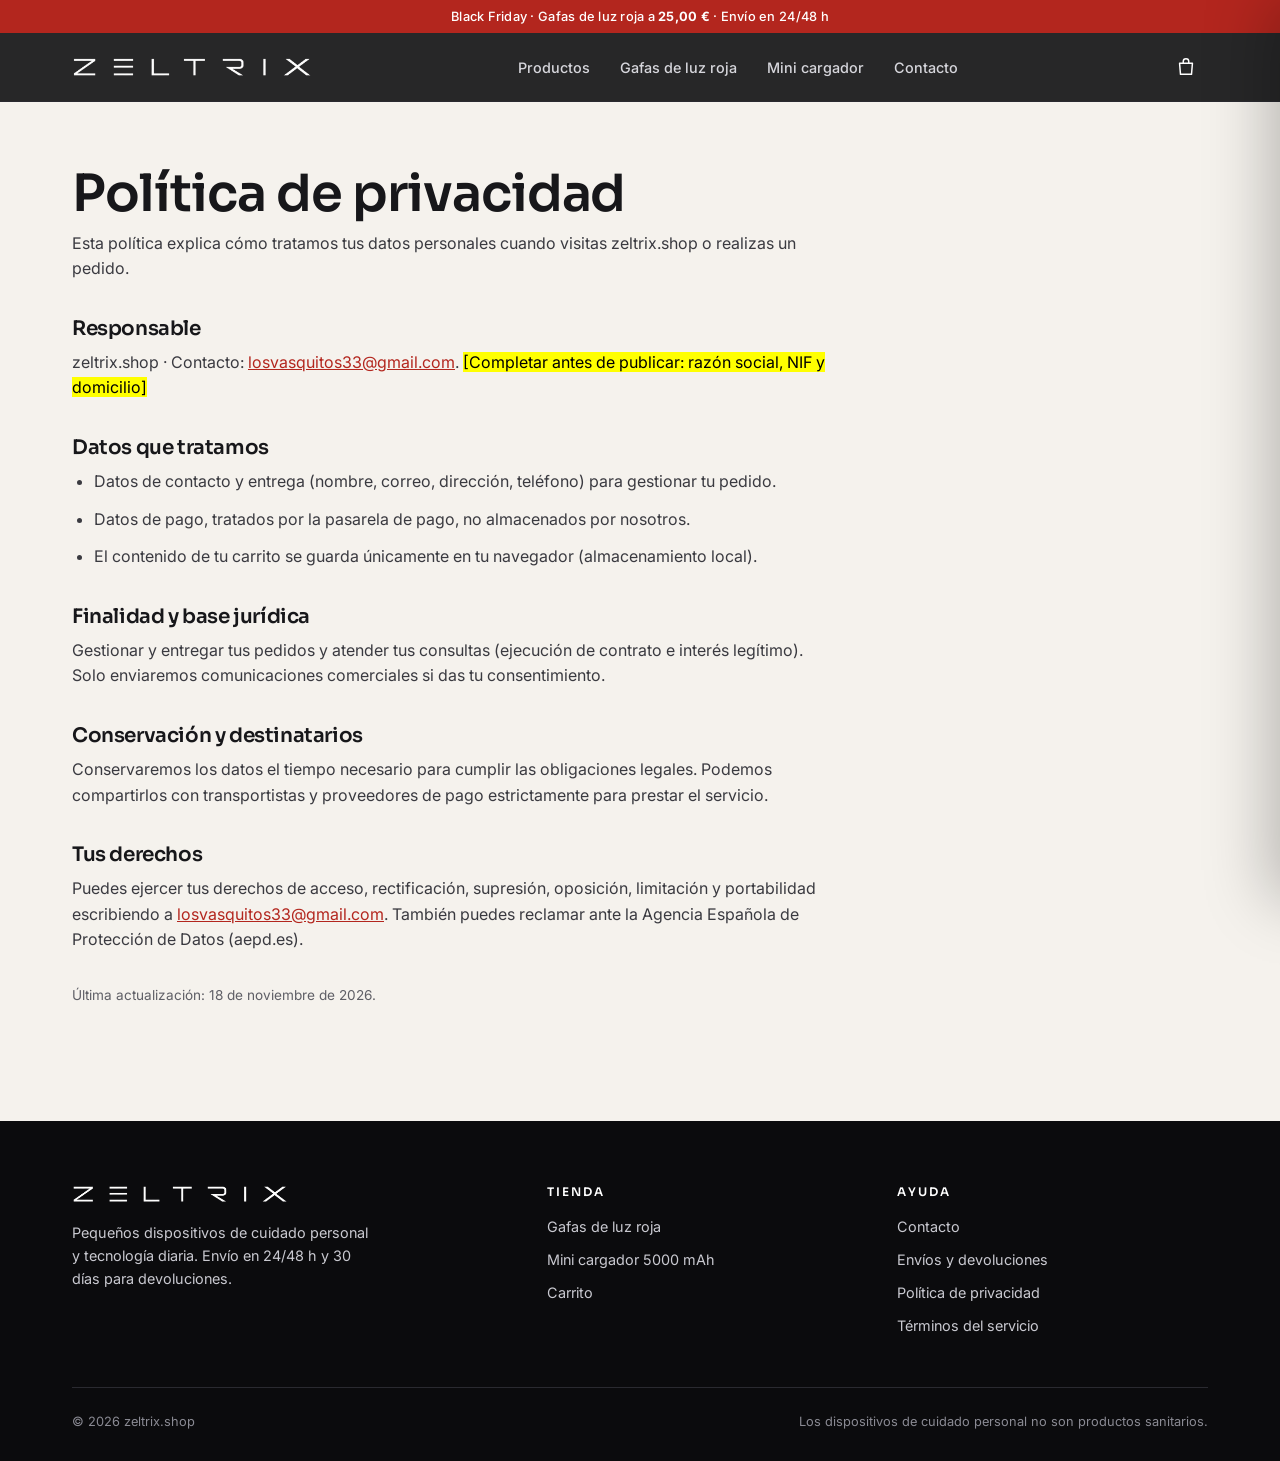
<file: policies/privacy-policy.html>
<!doctype html>
<html lang="es-ES" data-root="../">
<head>
<meta charset="utf-8">
<meta name="viewport" content="width=device-width,initial-scale=1,viewport-fit=cover">
<title>Política de privacidad | Zeltrix</title>
<meta name="description" content="Cómo trata Zeltrix tus datos personales conforme al RGPD.">
<link rel="canonical" href="https://zeltrix.shop/policies/privacy-policy">
<meta name="robots" content="index,follow,max-image-preview:large">
<meta name="theme-color" content="#0b0b0d">
<meta property="og:type" content="website">
<meta property="og:site_name" content="Zeltrix">
<meta property="og:locale" content="es_ES">
<meta property="og:title" content="Política de privacidad | Zeltrix">
<meta property="og:description" content="Cómo trata Zeltrix tus datos personales conforme al RGPD.">
<meta property="og:url" content="https://zeltrix.shop/policies/privacy-policy">
<meta property="og:image" content="https://zeltrix.shop/assets/img/og.jpg">
<meta name="twitter:card" content="summary_large_image">
<link rel="icon" href="../favicon.ico" sizes="48x48">
<link rel="icon" type="image/png" href="../assets/img/favicon-64.png" sizes="64x64">
<link rel="apple-touch-icon" href="../assets/img/apple-touch-icon.png">
<link rel="preconnect" href="https://fonts.googleapis.com">
<link rel="preconnect" href="https://fonts.gstatic.com" crossorigin>
<link rel="stylesheet" href="https://fonts.googleapis.com/css2?family=Inter:wght@400;500;600&family=Sora:wght@500;600;700&display=swap">
<link rel="stylesheet" href="../assets/styles.css">
<script type="application/ld+json">{"@context": "https://schema.org", "@graph": [{"@type": "Organization", "@id": "https://zeltrix.shop/#org", "name": "Zeltrix", "url": "https://zeltrix.shop", "logo": "https://zeltrix.shop/assets/img/icon-512.png"}]}</script>
</head>
<body>
<a class="skip" href="#main">Saltar al contenido</a>
<div class="ann">Black Friday · Gafas de luz roja a <strong>25,00 €</strong> · Envío en 24/48 h</div>
<header class="hdr"><div class="wrap">
  <a class="logo" href="../index.html" aria-label="Zeltrix, inicio"><img src="../assets/img/logo-white.png" alt="ZELTRIX" width="420" height="35"></a>
  <nav class="nav" id="nav" aria-label="Principal">
    <a href="../index.html#productos">Productos</a><a href="../products/gafas-luz-roja-anti-ojeras.html">Gafas de luz roja</a><a href="../products/mini-banco-de-energia-ultra-compacto-5000mah-negro-con-cable-integrado.html">Mini cargador</a><a href="../pages/contact.html">Contacto</a>
  </nav>
  <div class="hdr-r">
    <button class="icon-btn" data-open-cart aria-label="Abrir carrito"><svg viewBox="0 0 24 24" fill="none" stroke="currentColor" stroke-width="1.6" stroke-linecap="round" stroke-linejoin="round" aria-hidden="true"><path d="M5 8h14l-1 12H6L5 8Z"/><path d="M9 8V6a3 3 0 0 1 6 0v2"/></svg><span class="badge" data-cart-count hidden>0</span></button>
    <button class="icon-btn menu-btn" id="menu-btn" aria-label="Menú" aria-expanded="false" aria-controls="nav"><svg viewBox="0 0 24 24" fill="none" stroke="currentColor" stroke-width="1.8" stroke-linecap="round" aria-hidden="true"><path d="M4 8h16M4 16h16"/></svg></button>
  </div>
</div></header>
<main id="main">
<div class="wrap"><div class="page-h"><h1>Política de privacidad</h1></div><div class="legal">
<p>Esta política explica cómo tratamos tus datos personales cuando visitas zeltrix.shop o realizas un pedido.</p>
<h2>Responsable</h2><p>zeltrix.shop · Contacto: <a href="mailto:losvasquitos33@gmail.com">losvasquitos33@gmail.com</a>. <mark>[Completar antes de publicar: razón social, NIF y domicilio]</mark></p>
<h2>Datos que tratamos</h2><ul><li>Datos de contacto y entrega (nombre, correo, dirección, teléfono) para gestionar tu pedido.</li><li>Datos de pago, tratados por la pasarela de pago, no almacenados por nosotros.</li><li>El contenido de tu carrito se guarda únicamente en tu navegador (almacenamiento local).</li></ul>
<h2>Finalidad y base jurídica</h2><p>Gestionar y entregar tus pedidos y atender tus consultas (ejecución de contrato e interés legítimo). Solo enviaremos comunicaciones comerciales si das tu consentimiento.</p>
<h2>Conservación y destinatarios</h2><p>Conservaremos los datos el tiempo necesario para cumplir las obligaciones legales. Podemos compartirlos con transportistas y proveedores de pago estrictamente para prestar el servicio.</p>
<h2>Tus derechos</h2><p>Puedes ejercer tus derechos de acceso, rectificación, supresión, oposición, limitación y portabilidad escribiendo a <a href="mailto:losvasquitos33@gmail.com">losvasquitos33@gmail.com</a>. También puedes reclamar ante la Agencia Española de Protección de Datos (aepd.es).</p>
<p style="margin-top:32px;font-size:.85rem;color:var(--muted)">Última actualización: 18 de noviembre de 2026.</p></div></div></main>
<footer class="ftr"><div class="wrap">
  <div class="cols">
    <div><img src="../assets/img/logo-white.png" alt="ZELTRIX" width="420" height="35" loading="lazy">
      <p style="max-width:34ch">Pequeños dispositivos de cuidado personal y tecnología diaria. Envío en 24/48 h y 30 días para devoluciones.</p></div>
    <div><h4>Tienda</h4><ul>
      <li><a href="../products/gafas-luz-roja-anti-ojeras.html">Gafas de luz roja</a></li>
      <li><a href="../products/mini-banco-de-energia-ultra-compacto-5000mah-negro-con-cable-integrado.html">Mini cargador 5000 mAh</a></li>
      <li><a href="../cart.html">Carrito</a></li></ul></div>
    <div><h4>Ayuda</h4><ul>
      <li><a href="../pages/contact.html">Contacto</a></li>
      <li><a href="../policies/refund-policy.html">Envíos y devoluciones</a></li>
      <li><a href="../policies/privacy-policy.html">Política de privacidad</a></li>
      <li><a href="../policies/terms-of-service.html">Términos del servicio</a></li></ul></div>
  </div>
  <div class="bot"><span>© 2026 zeltrix.shop</span><span>Los dispositivos de cuidado personal no son productos sanitarios.</span></div>
</div></footer>

<div class="scrim" id="scrim"></div>
<aside class="drawer" id="drawer" role="dialog" aria-modal="true" aria-labelledby="dr-title" aria-hidden="true">
  <div class="dr-h"><h2 id="dr-title">Tu carrito</h2><button class="icon-btn" id="drawer-close" aria-label="Cerrar carrito" style="color:var(--text)"><svg viewBox="0 0 24 24" fill="none" stroke="currentColor" stroke-width="1.8" stroke-linecap="round" aria-hidden="true"><path d="M6 6l12 12M18 6 6 18"/></svg></button></div>
  <div class="dr-b"><ul id="drawer-lines"></ul></div>
  <div class="dr-f" id="drawer-foot" hidden>
    <div class="sum t"><span>Subtotal</span><span id="drawer-total">0,00 €</span></div>
    <p class="note">Impuestos incluidos. Envío y descuentos en el siguiente paso.</p>
    <a class="btn btn-glow btn-block" href="../cart.html">Finalizar compra</a>
  </div>
</aside>
<script src="../assets/main.js" defer></script>
</body>
</html>
</file>
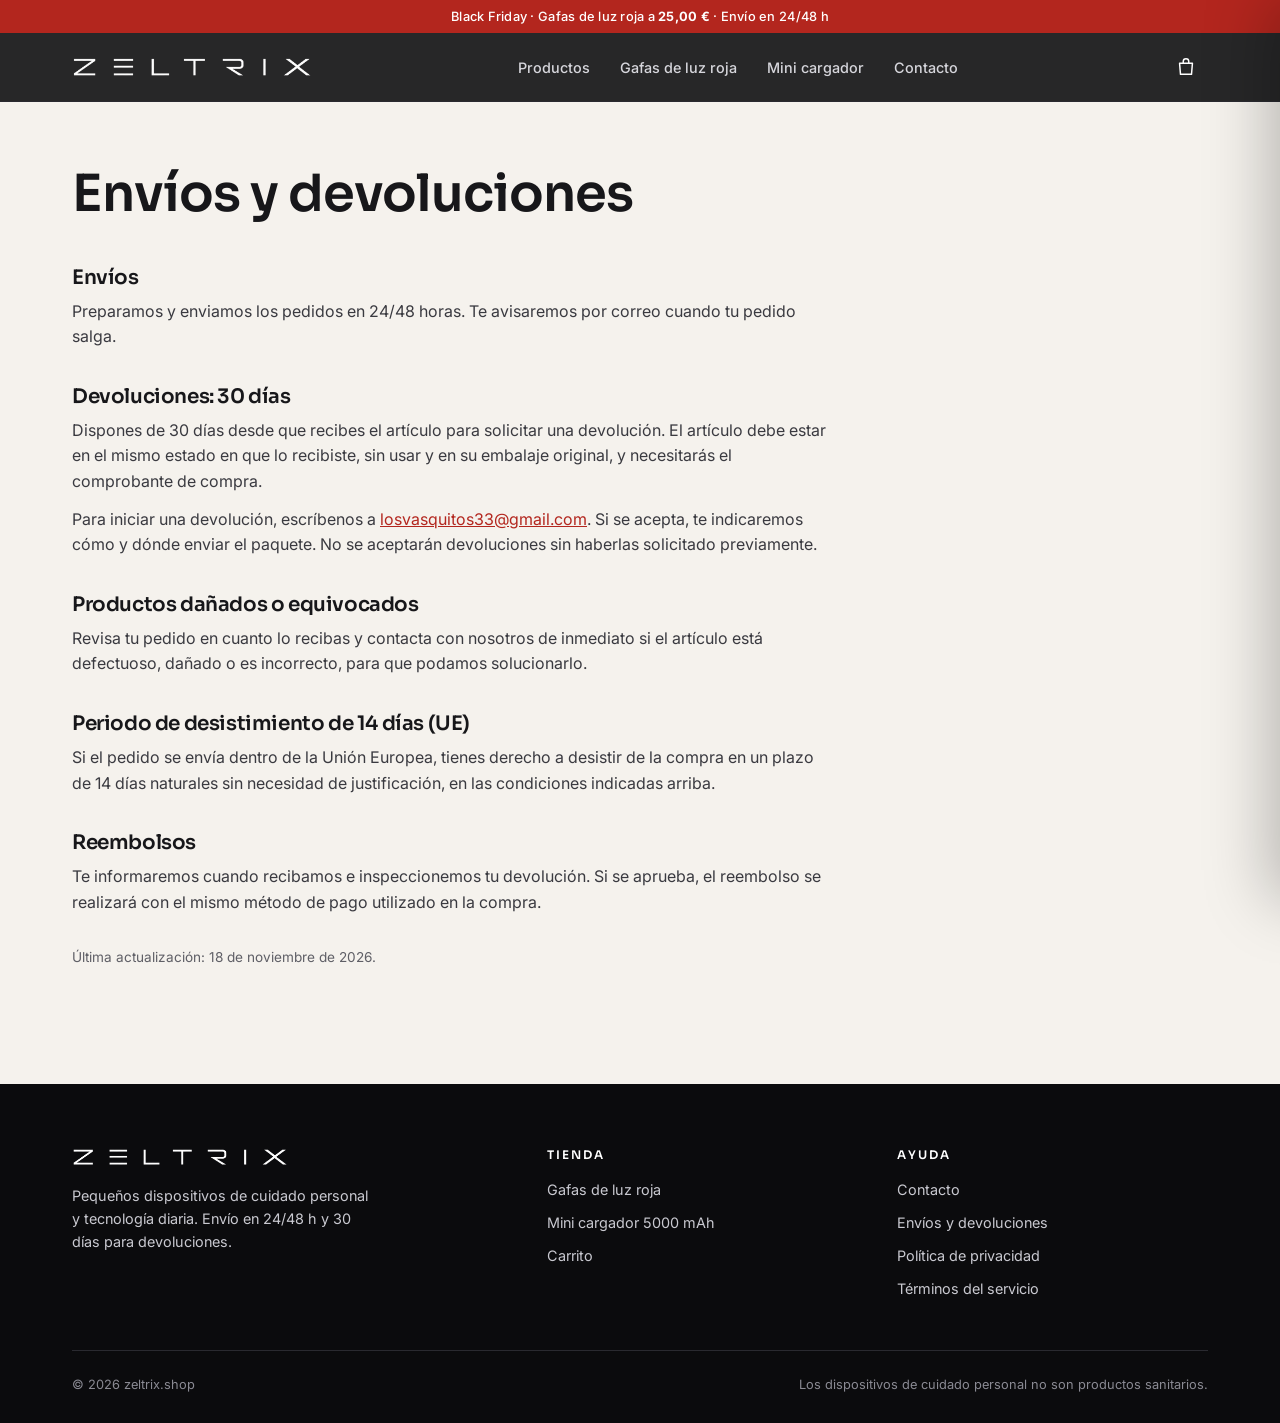
<file: policies/refund-policy.html>
<!doctype html>
<html lang="es-ES" data-root="../">
<head>
<meta charset="utf-8">
<meta name="viewport" content="width=device-width,initial-scale=1,viewport-fit=cover">
<title>Envíos y devoluciones | Zeltrix</title>
<meta name="description" content="Política de envíos y devoluciones de Zeltrix: envío en 24/48 horas y 30 días para devoluciones.">
<link rel="canonical" href="https://zeltrix.shop/policies/refund-policy">
<meta name="robots" content="index,follow,max-image-preview:large">
<meta name="theme-color" content="#0b0b0d">
<meta property="og:type" content="website">
<meta property="og:site_name" content="Zeltrix">
<meta property="og:locale" content="es_ES">
<meta property="og:title" content="Envíos y devoluciones | Zeltrix">
<meta property="og:description" content="Política de envíos y devoluciones de Zeltrix: envío en 24/48 horas y 30 días para devoluciones.">
<meta property="og:url" content="https://zeltrix.shop/policies/refund-policy">
<meta property="og:image" content="https://zeltrix.shop/assets/img/og.jpg">
<meta name="twitter:card" content="summary_large_image">
<link rel="icon" href="../favicon.ico" sizes="48x48">
<link rel="icon" type="image/png" href="../assets/img/favicon-64.png" sizes="64x64">
<link rel="apple-touch-icon" href="../assets/img/apple-touch-icon.png">
<link rel="preconnect" href="https://fonts.googleapis.com">
<link rel="preconnect" href="https://fonts.gstatic.com" crossorigin>
<link rel="stylesheet" href="https://fonts.googleapis.com/css2?family=Inter:wght@400;500;600&family=Sora:wght@500;600;700&display=swap">
<link rel="stylesheet" href="../assets/styles.css">
<script type="application/ld+json">{"@context": "https://schema.org", "@graph": [{"@type": "Organization", "@id": "https://zeltrix.shop/#org", "name": "Zeltrix", "url": "https://zeltrix.shop", "logo": "https://zeltrix.shop/assets/img/icon-512.png"}]}</script>
</head>
<body>
<a class="skip" href="#main">Saltar al contenido</a>
<div class="ann">Black Friday · Gafas de luz roja a <strong>25,00 €</strong> · Envío en 24/48 h</div>
<header class="hdr"><div class="wrap">
  <a class="logo" href="../index.html" aria-label="Zeltrix, inicio"><img src="../assets/img/logo-white.png" alt="ZELTRIX" width="420" height="35"></a>
  <nav class="nav" id="nav" aria-label="Principal">
    <a href="../index.html#productos">Productos</a><a href="../products/gafas-luz-roja-anti-ojeras.html">Gafas de luz roja</a><a href="../products/mini-banco-de-energia-ultra-compacto-5000mah-negro-con-cable-integrado.html">Mini cargador</a><a href="../pages/contact.html">Contacto</a>
  </nav>
  <div class="hdr-r">
    <button class="icon-btn" data-open-cart aria-label="Abrir carrito"><svg viewBox="0 0 24 24" fill="none" stroke="currentColor" stroke-width="1.6" stroke-linecap="round" stroke-linejoin="round" aria-hidden="true"><path d="M5 8h14l-1 12H6L5 8Z"/><path d="M9 8V6a3 3 0 0 1 6 0v2"/></svg><span class="badge" data-cart-count hidden>0</span></button>
    <button class="icon-btn menu-btn" id="menu-btn" aria-label="Menú" aria-expanded="false" aria-controls="nav"><svg viewBox="0 0 24 24" fill="none" stroke="currentColor" stroke-width="1.8" stroke-linecap="round" aria-hidden="true"><path d="M4 8h16M4 16h16"/></svg></button>
  </div>
</div></header>
<main id="main">
<div class="wrap"><div class="page-h"><h1>Envíos y devoluciones</h1></div><div class="legal">
<h2>Envíos</h2><p>Preparamos y enviamos los pedidos en 24/48 horas. Te avisaremos por correo cuando tu pedido salga.</p>
<h2>Devoluciones: 30 días</h2><p>Dispones de 30 días desde que recibes el artículo para solicitar una devolución. El artículo debe estar en el mismo estado en que lo recibiste, sin usar y en su embalaje original, y necesitarás el comprobante de compra.</p>
<p>Para iniciar una devolución, escríbenos a <a href="mailto:losvasquitos33@gmail.com">losvasquitos33@gmail.com</a>. Si se acepta, te indicaremos cómo y dónde enviar el paquete. No se aceptarán devoluciones sin haberlas solicitado previamente.</p>
<h2>Productos dañados o equivocados</h2><p>Revisa tu pedido en cuanto lo recibas y contacta con nosotros de inmediato si el artículo está defectuoso, dañado o es incorrecto, para que podamos solucionarlo.</p>
<h2>Periodo de desistimiento de 14 días (UE)</h2><p>Si el pedido se envía dentro de la Unión Europea, tienes derecho a desistir de la compra en un plazo de 14 días naturales sin necesidad de justificación, en las condiciones indicadas arriba.</p>
<h2>Reembolsos</h2><p>Te informaremos cuando recibamos e inspeccionemos tu devolución. Si se aprueba, el reembolso se realizará con el mismo método de pago utilizado en la compra.</p>
<p style="margin-top:32px;font-size:.85rem;color:var(--muted)">Última actualización: 18 de noviembre de 2026.</p></div></div></main>
<footer class="ftr"><div class="wrap">
  <div class="cols">
    <div><img src="../assets/img/logo-white.png" alt="ZELTRIX" width="420" height="35" loading="lazy">
      <p style="max-width:34ch">Pequeños dispositivos de cuidado personal y tecnología diaria. Envío en 24/48 h y 30 días para devoluciones.</p></div>
    <div><h4>Tienda</h4><ul>
      <li><a href="../products/gafas-luz-roja-anti-ojeras.html">Gafas de luz roja</a></li>
      <li><a href="../products/mini-banco-de-energia-ultra-compacto-5000mah-negro-con-cable-integrado.html">Mini cargador 5000 mAh</a></li>
      <li><a href="../cart.html">Carrito</a></li></ul></div>
    <div><h4>Ayuda</h4><ul>
      <li><a href="../pages/contact.html">Contacto</a></li>
      <li><a href="../policies/refund-policy.html">Envíos y devoluciones</a></li>
      <li><a href="../policies/privacy-policy.html">Política de privacidad</a></li>
      <li><a href="../policies/terms-of-service.html">Términos del servicio</a></li></ul></div>
  </div>
  <div class="bot"><span>© 2026 zeltrix.shop</span><span>Los dispositivos de cuidado personal no son productos sanitarios.</span></div>
</div></footer>

<div class="scrim" id="scrim"></div>
<aside class="drawer" id="drawer" role="dialog" aria-modal="true" aria-labelledby="dr-title" aria-hidden="true">
  <div class="dr-h"><h2 id="dr-title">Tu carrito</h2><button class="icon-btn" id="drawer-close" aria-label="Cerrar carrito" style="color:var(--text)"><svg viewBox="0 0 24 24" fill="none" stroke="currentColor" stroke-width="1.8" stroke-linecap="round" aria-hidden="true"><path d="M6 6l12 12M18 6 6 18"/></svg></button></div>
  <div class="dr-b"><ul id="drawer-lines"></ul></div>
  <div class="dr-f" id="drawer-foot" hidden>
    <div class="sum t"><span>Subtotal</span><span id="drawer-total">0,00 €</span></div>
    <p class="note">Impuestos incluidos. Envío y descuentos en el siguiente paso.</p>
    <a class="btn btn-glow btn-block" href="../cart.html">Finalizar compra</a>
  </div>
</aside>
<script src="../assets/main.js" defer></script>
</body>
</html>
</file>
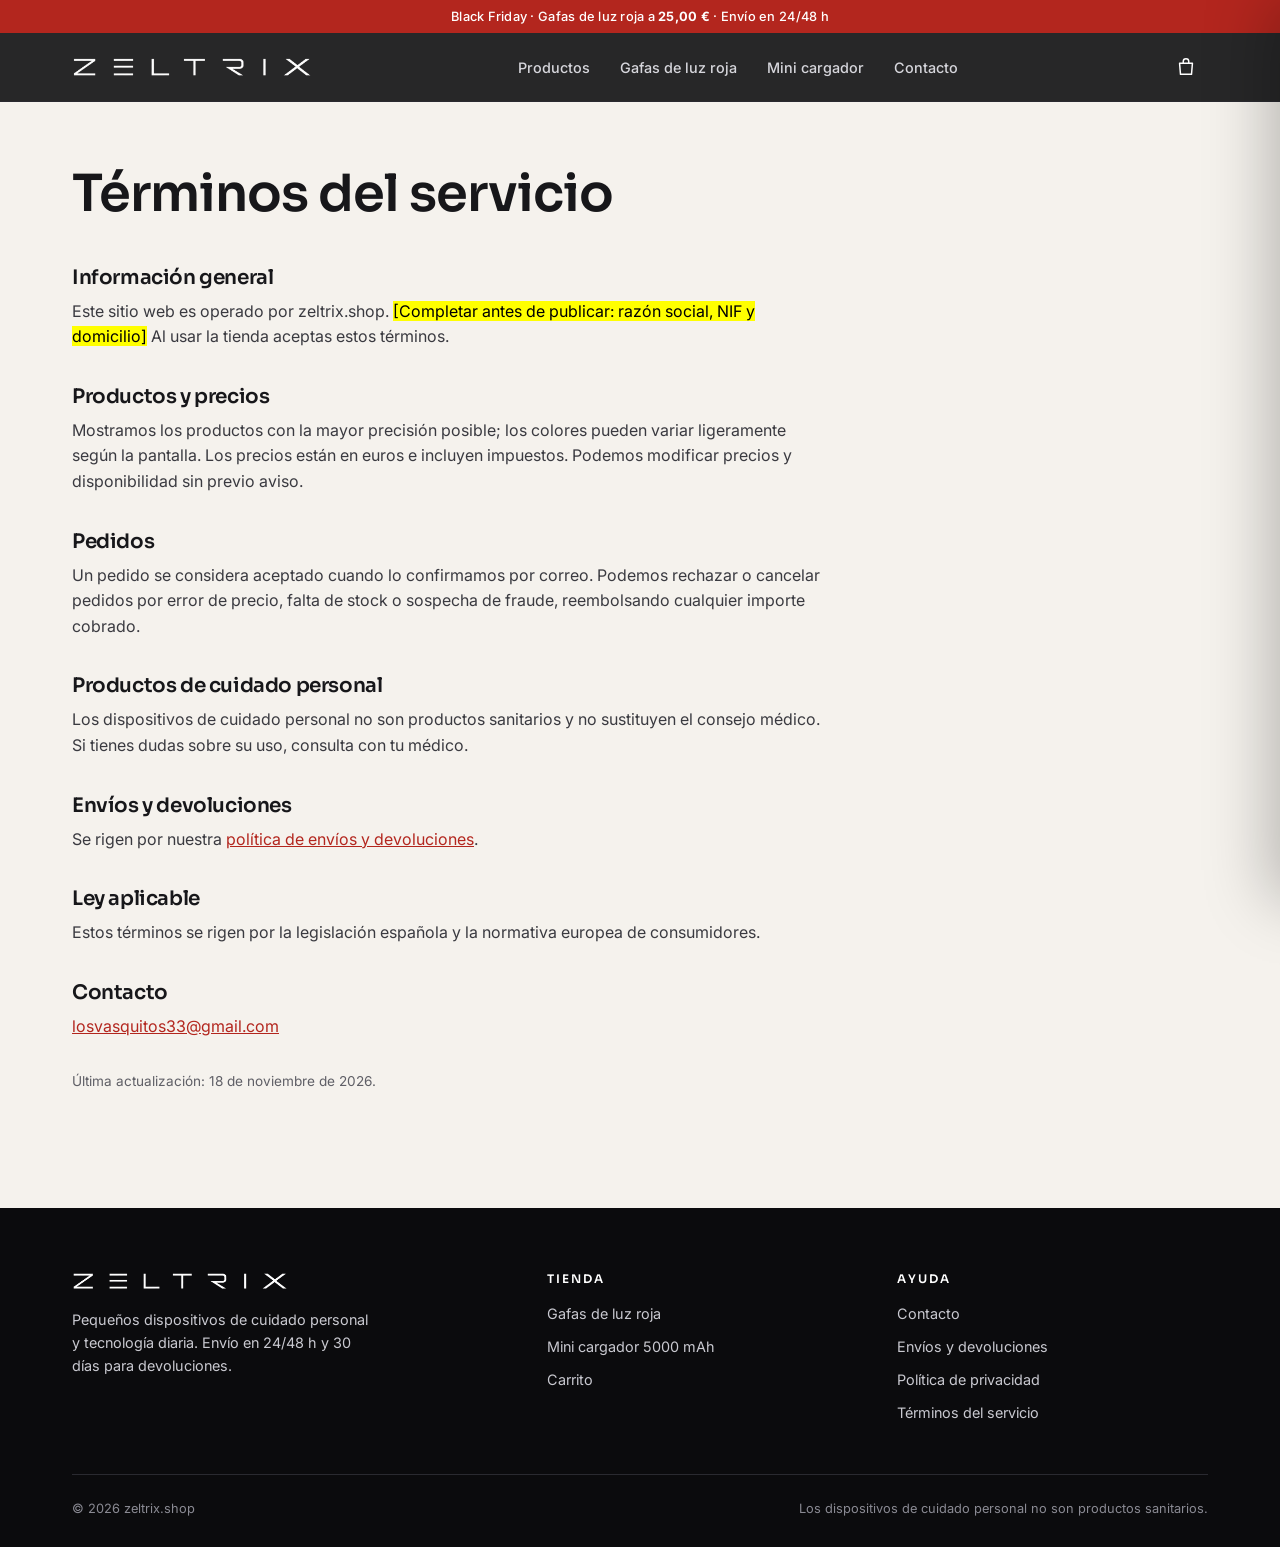
<file: policies/terms-of-service.html>
<!doctype html>
<html lang="es-ES" data-root="../">
<head>
<meta charset="utf-8">
<meta name="viewport" content="width=device-width,initial-scale=1,viewport-fit=cover">
<title>Términos del servicio | Zeltrix</title>
<meta name="description" content="Condiciones de uso y compra de zeltrix.shop.">
<link rel="canonical" href="https://zeltrix.shop/policies/terms-of-service">
<meta name="robots" content="index,follow,max-image-preview:large">
<meta name="theme-color" content="#0b0b0d">
<meta property="og:type" content="website">
<meta property="og:site_name" content="Zeltrix">
<meta property="og:locale" content="es_ES">
<meta property="og:title" content="Términos del servicio | Zeltrix">
<meta property="og:description" content="Condiciones de uso y compra de zeltrix.shop.">
<meta property="og:url" content="https://zeltrix.shop/policies/terms-of-service">
<meta property="og:image" content="https://zeltrix.shop/assets/img/og.jpg">
<meta name="twitter:card" content="summary_large_image">
<link rel="icon" href="../favicon.ico" sizes="48x48">
<link rel="icon" type="image/png" href="../assets/img/favicon-64.png" sizes="64x64">
<link rel="apple-touch-icon" href="../assets/img/apple-touch-icon.png">
<link rel="preconnect" href="https://fonts.googleapis.com">
<link rel="preconnect" href="https://fonts.gstatic.com" crossorigin>
<link rel="stylesheet" href="https://fonts.googleapis.com/css2?family=Inter:wght@400;500;600&family=Sora:wght@500;600;700&display=swap">
<link rel="stylesheet" href="../assets/styles.css">
<script type="application/ld+json">{"@context": "https://schema.org", "@graph": [{"@type": "Organization", "@id": "https://zeltrix.shop/#org", "name": "Zeltrix", "url": "https://zeltrix.shop", "logo": "https://zeltrix.shop/assets/img/icon-512.png"}]}</script>
</head>
<body>
<a class="skip" href="#main">Saltar al contenido</a>
<div class="ann">Black Friday · Gafas de luz roja a <strong>25,00 €</strong> · Envío en 24/48 h</div>
<header class="hdr"><div class="wrap">
  <a class="logo" href="../index.html" aria-label="Zeltrix, inicio"><img src="../assets/img/logo-white.png" alt="ZELTRIX" width="420" height="35"></a>
  <nav class="nav" id="nav" aria-label="Principal">
    <a href="../index.html#productos">Productos</a><a href="../products/gafas-luz-roja-anti-ojeras.html">Gafas de luz roja</a><a href="../products/mini-banco-de-energia-ultra-compacto-5000mah-negro-con-cable-integrado.html">Mini cargador</a><a href="../pages/contact.html">Contacto</a>
  </nav>
  <div class="hdr-r">
    <button class="icon-btn" data-open-cart aria-label="Abrir carrito"><svg viewBox="0 0 24 24" fill="none" stroke="currentColor" stroke-width="1.6" stroke-linecap="round" stroke-linejoin="round" aria-hidden="true"><path d="M5 8h14l-1 12H6L5 8Z"/><path d="M9 8V6a3 3 0 0 1 6 0v2"/></svg><span class="badge" data-cart-count hidden>0</span></button>
    <button class="icon-btn menu-btn" id="menu-btn" aria-label="Menú" aria-expanded="false" aria-controls="nav"><svg viewBox="0 0 24 24" fill="none" stroke="currentColor" stroke-width="1.8" stroke-linecap="round" aria-hidden="true"><path d="M4 8h16M4 16h16"/></svg></button>
  </div>
</div></header>
<main id="main">
<div class="wrap"><div class="page-h"><h1>Términos del servicio</h1></div><div class="legal">
<h2>Información general</h2><p>Este sitio web es operado por zeltrix.shop. <mark>[Completar antes de publicar: razón social, NIF y domicilio]</mark> Al usar la tienda aceptas estos términos.</p>
<h2>Productos y precios</h2><p>Mostramos los productos con la mayor precisión posible; los colores pueden variar ligeramente según la pantalla. Los precios están en euros e incluyen impuestos. Podemos modificar precios y disponibilidad sin previo aviso.</p>
<h2>Pedidos</h2><p>Un pedido se considera aceptado cuando lo confirmamos por correo. Podemos rechazar o cancelar pedidos por error de precio, falta de stock o sospecha de fraude, reembolsando cualquier importe cobrado.</p>
<h2>Productos de cuidado personal</h2><p>Los dispositivos de cuidado personal no son productos sanitarios y no sustituyen el consejo médico. Si tienes dudas sobre su uso, consulta con tu médico.</p>
<h2>Envíos y devoluciones</h2><p>Se rigen por nuestra <a href="../policies/refund-policy.html">política de envíos y devoluciones</a>.</p>
<h2>Ley aplicable</h2><p>Estos términos se rigen por la legislación española y la normativa europea de consumidores.</p>
<h2>Contacto</h2><p><a href="mailto:losvasquitos33@gmail.com">losvasquitos33@gmail.com</a></p>
<p style="margin-top:32px;font-size:.85rem;color:var(--muted)">Última actualización: 18 de noviembre de 2026.</p></div></div></main>
<footer class="ftr"><div class="wrap">
  <div class="cols">
    <div><img src="../assets/img/logo-white.png" alt="ZELTRIX" width="420" height="35" loading="lazy">
      <p style="max-width:34ch">Pequeños dispositivos de cuidado personal y tecnología diaria. Envío en 24/48 h y 30 días para devoluciones.</p></div>
    <div><h4>Tienda</h4><ul>
      <li><a href="../products/gafas-luz-roja-anti-ojeras.html">Gafas de luz roja</a></li>
      <li><a href="../products/mini-banco-de-energia-ultra-compacto-5000mah-negro-con-cable-integrado.html">Mini cargador 5000 mAh</a></li>
      <li><a href="../cart.html">Carrito</a></li></ul></div>
    <div><h4>Ayuda</h4><ul>
      <li><a href="../pages/contact.html">Contacto</a></li>
      <li><a href="../policies/refund-policy.html">Envíos y devoluciones</a></li>
      <li><a href="../policies/privacy-policy.html">Política de privacidad</a></li>
      <li><a href="../policies/terms-of-service.html">Términos del servicio</a></li></ul></div>
  </div>
  <div class="bot"><span>© 2026 zeltrix.shop</span><span>Los dispositivos de cuidado personal no son productos sanitarios.</span></div>
</div></footer>

<div class="scrim" id="scrim"></div>
<aside class="drawer" id="drawer" role="dialog" aria-modal="true" aria-labelledby="dr-title" aria-hidden="true">
  <div class="dr-h"><h2 id="dr-title">Tu carrito</h2><button class="icon-btn" id="drawer-close" aria-label="Cerrar carrito" style="color:var(--text)"><svg viewBox="0 0 24 24" fill="none" stroke="currentColor" stroke-width="1.8" stroke-linecap="round" aria-hidden="true"><path d="M6 6l12 12M18 6 6 18"/></svg></button></div>
  <div class="dr-b"><ul id="drawer-lines"></ul></div>
  <div class="dr-f" id="drawer-foot" hidden>
    <div class="sum t"><span>Subtotal</span><span id="drawer-total">0,00 €</span></div>
    <p class="note">Impuestos incluidos. Envío y descuentos en el siguiente paso.</p>
    <a class="btn btn-glow btn-block" href="../cart.html">Finalizar compra</a>
  </div>
</aside>
<script src="../assets/main.js" defer></script>
</body>
</html>
</file>
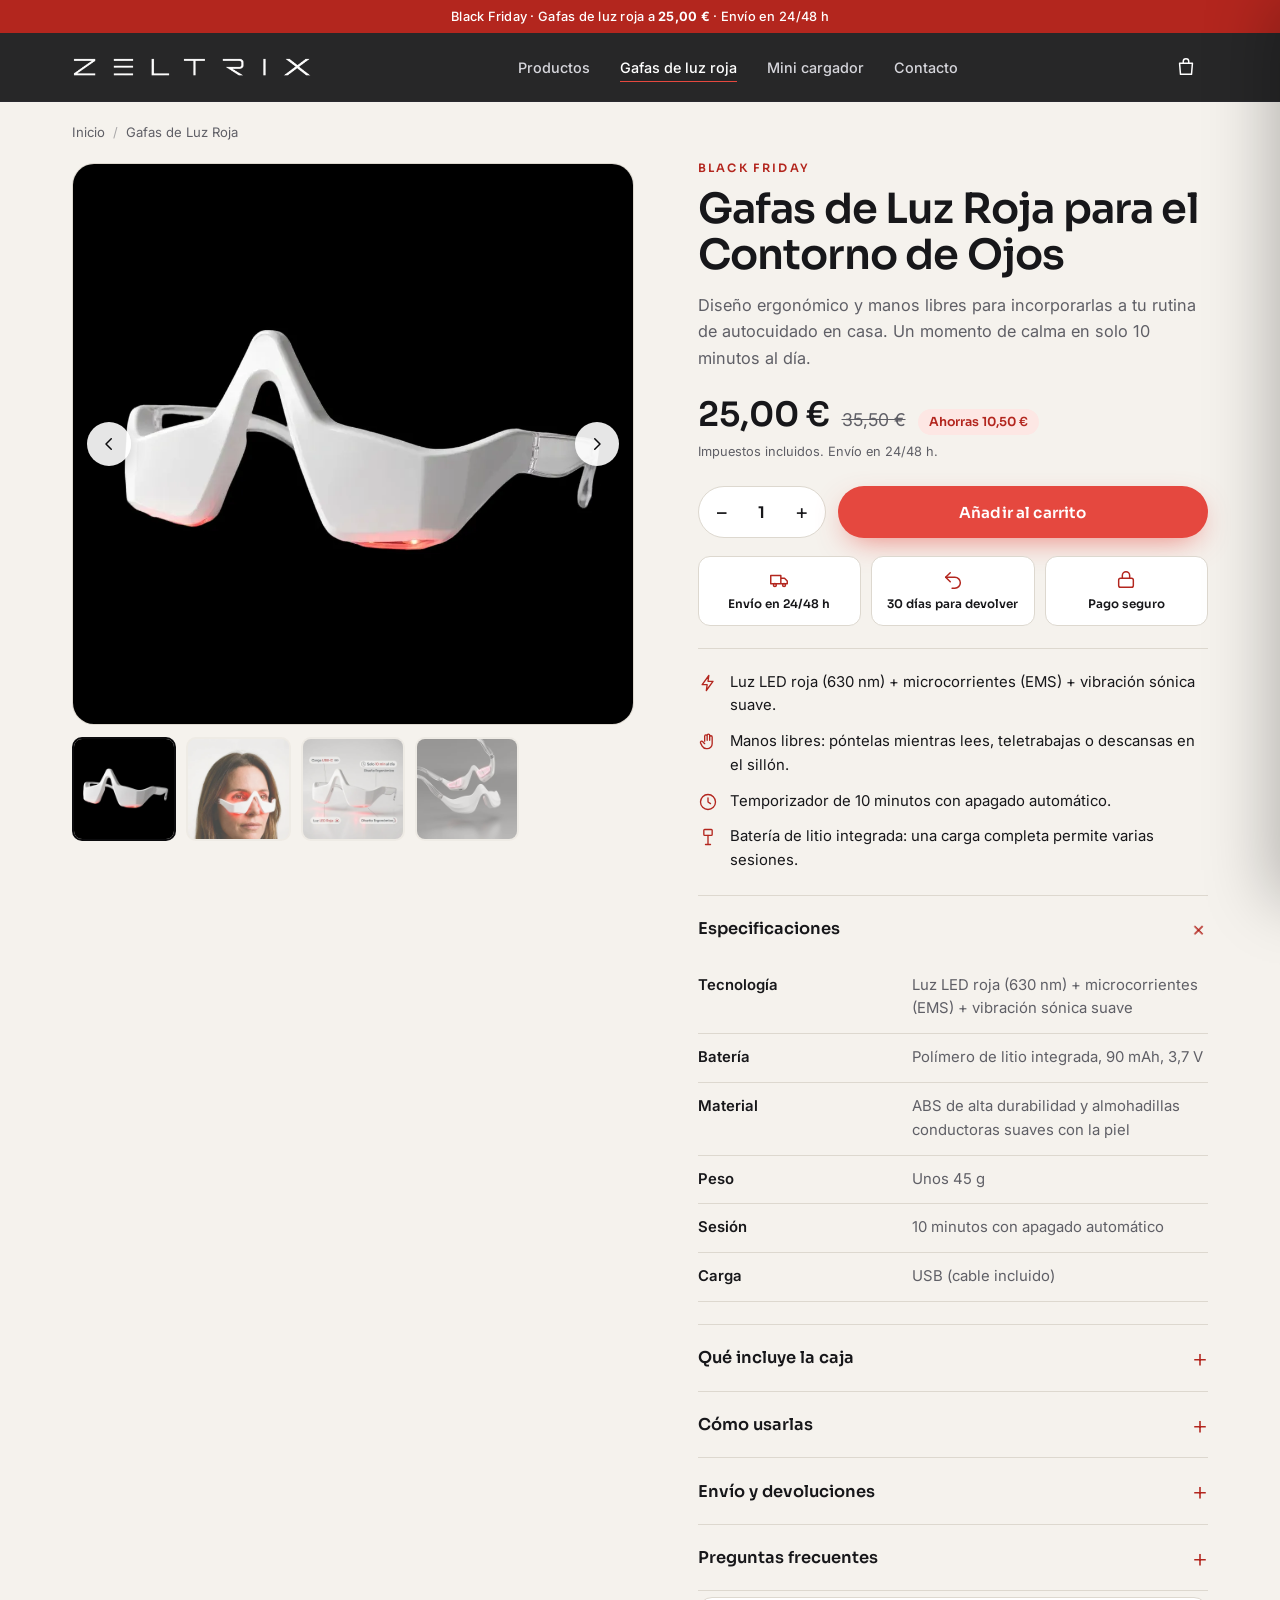
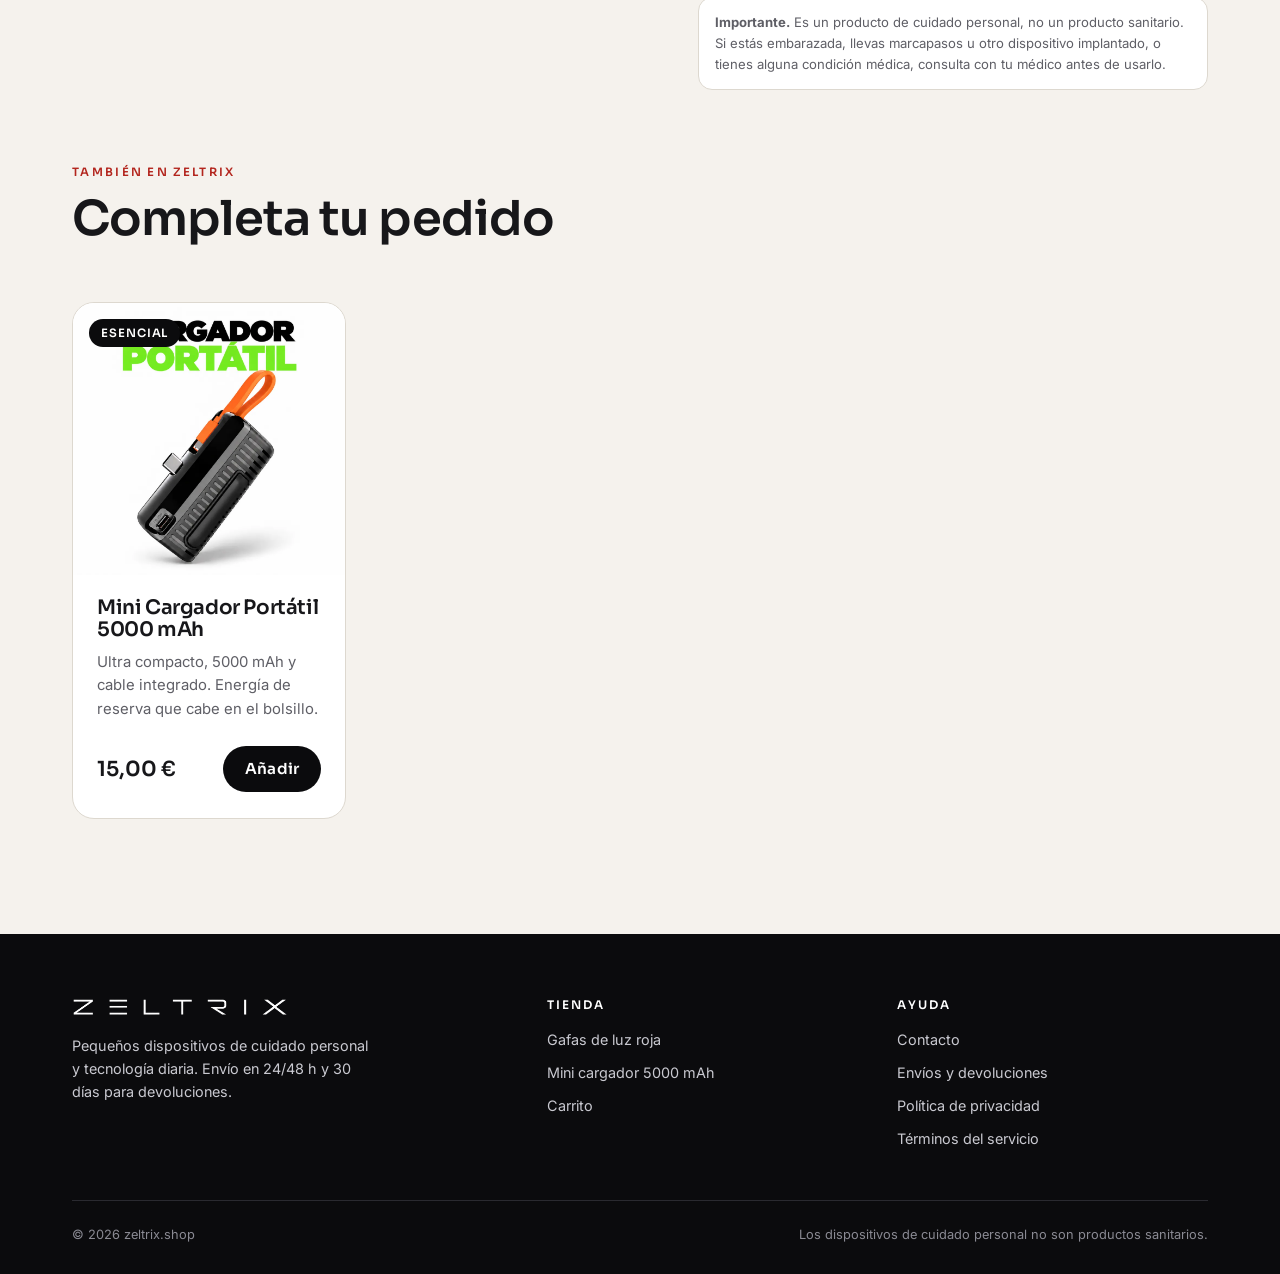
<file: products/gafas-luz-roja-anti-ojeras.html>
<!doctype html>
<html lang="es-ES" data-root="../">
<head>
<meta charset="utf-8">
<meta name="viewport" content="width=device-width,initial-scale=1,viewport-fit=cover">
<title>Gafas de Luz Roja para el Contorno de Ojos | Zeltrix</title>
<meta name="description" content="Gafas de luz roja LED (630 nm) con microcorrientes y vibración sónica suave. Manos libres, sesiones de 10 minutos y carga USB. Envío en 24/48 h y 30 días para devoluciones.">
<link rel="canonical" href="https://zeltrix.shop/products/gafas-luz-roja-anti-ojeras">
<meta name="robots" content="index,follow,max-image-preview:large">
<meta name="theme-color" content="#0b0b0d">
<meta property="og:type" content="product">
<meta property="og:site_name" content="Zeltrix">
<meta property="og:locale" content="es_ES">
<meta property="og:title" content="Gafas de Luz Roja para el Contorno de Ojos | Zeltrix">
<meta property="og:description" content="Gafas de luz roja LED (630 nm) con microcorrientes y vibración sónica suave. Manos libres, sesiones de 10 minutos y carga USB. Envío en 24/48 h y 30 días para devoluciones.">
<meta property="og:url" content="https://zeltrix.shop/products/gafas-luz-roja-anti-ojeras">
<meta property="og:image" content="https://zeltrix.shop/assets/img/gafas-1.webp">
<meta name="twitter:card" content="summary_large_image">
<link rel="icon" href="../favicon.ico" sizes="48x48">
<link rel="icon" type="image/png" href="../assets/img/favicon-64.png" sizes="64x64">
<link rel="apple-touch-icon" href="../assets/img/apple-touch-icon.png">
<link rel="preconnect" href="https://fonts.googleapis.com">
<link rel="preconnect" href="https://fonts.gstatic.com" crossorigin>
<link rel="stylesheet" href="https://fonts.googleapis.com/css2?family=Inter:wght@400;500;600&family=Sora:wght@500;600;700&display=swap">
<link rel="preload" as="image" href="../assets/img/gafas-1.webp" fetchpriority="high">
<link rel="stylesheet" href="../assets/styles.css">
<script type="application/ld+json">{"@context": "https://schema.org", "@graph": [{"@type": "Organization", "@id": "https://zeltrix.shop/#org", "name": "Zeltrix", "url": "https://zeltrix.shop", "logo": "https://zeltrix.shop/assets/img/icon-512.png"}, {"@type": "WebSite", "@id": "https://zeltrix.shop/#site", "url": "https://zeltrix.shop", "name": "Zeltrix", "inLanguage": "es-ES", "publisher": {"@id": "https://zeltrix.shop/#org"}}, {"@type": "Product", "@id": "https://zeltrix.shop/products/gafas-luz-roja-anti-ojeras#product", "name": "Gafas de Luz Roja para el Contorno de Ojos", "description": "Gafas de luz roja LED (630 nm) con microcorrientes y vibración sónica suave. Manos libres, sesiones de 10 minutos y carga USB. Envío en 24/48 h y 30 días para devoluciones.", "sku": "ZLX-GLR-01", "image": ["https://zeltrix.shop/assets/img/gafas-1.webp", "https://zeltrix.shop/assets/img/gafas-2.webp", "https://zeltrix.shop/assets/img/gafas-3.webp", "https://zeltrix.shop/assets/img/gafas-4.webp"], "brand": {"@type": "Brand", "name": "Zeltrix"}, "offers": {"@type": "Offer", "url": "https://zeltrix.shop/products/gafas-luz-roja-anti-ojeras", "priceCurrency": "EUR", "price": "25.00", "availability": "https://schema.org/InStock", "itemCondition": "https://schema.org/NewCondition", "hasMerchantReturnPolicy": {"@type": "MerchantReturnPolicy", "applicableCountry": "ES", "returnPolicyCategory": "https://schema.org/MerchantReturnFiniteReturnWindow", "merchantReturnDays": 30, "returnMethod": "https://schema.org/ReturnByMail"}}}, {"@type": "BreadcrumbList", "itemListElement": [{"@type": "ListItem", "position": 1, "name": "Inicio", "item": "https://zeltrix.shop/"}, {"@type": "ListItem", "position": 2, "name": "Gafas de Luz Roja", "item": "https://zeltrix.shop/products/gafas-luz-roja-anti-ojeras"}]}, {"@type": "FAQPage", "mainEntity": [{"@type": "Question", "name": "¿Cuánto dura cada sesión?", "acceptedAnswer": {"@type": "Answer", "text": "Unos 10 minutos. El dispositivo se apaga solo cuando termina el temporizador."}}, {"@type": "Question", "name": "¿Cómo se carga?", "acceptedAnswer": {"@type": "Answer", "text": "Por USB con el cable incluido. Por seguridad, no se puede encender mientras está conectado a la carga."}}, {"@type": "Question", "name": "¿Es un producto sanitario?", "acceptedAnswer": {"@type": "Answer", "text": "No, es un producto de cuidado personal. Si estás embarazada, llevas marcapasos u otro dispositivo implantado o tienes alguna condición médica, consulta con tu médico antes de usarlo."}}, {"@type": "Question", "name": "¿Y si no me convence?", "acceptedAnswer": {"@type": "Answer", "text": "Dispones de 30 días desde que lo recibes para solicitar la devolución, según nuestra política de devoluciones."}}]}]}</script>
</head>
<body>
<a class="skip" href="#main">Saltar al contenido</a>
<div class="ann">Black Friday · Gafas de luz roja a <strong>25,00 €</strong> · Envío en 24/48 h</div>
<header class="hdr"><div class="wrap">
  <a class="logo" href="../index.html" aria-label="Zeltrix, inicio"><img src="../assets/img/logo-white.png" alt="ZELTRIX" width="420" height="35"></a>
  <nav class="nav" id="nav" aria-label="Principal">
    <a href="../index.html#productos">Productos</a><a href="../products/gafas-luz-roja-anti-ojeras.html" aria-current="page">Gafas de luz roja</a><a href="../products/mini-banco-de-energia-ultra-compacto-5000mah-negro-con-cable-integrado.html">Mini cargador</a><a href="../pages/contact.html">Contacto</a>
  </nav>
  <div class="hdr-r">
    <button class="icon-btn" data-open-cart aria-label="Abrir carrito"><svg viewBox="0 0 24 24" fill="none" stroke="currentColor" stroke-width="1.6" stroke-linecap="round" stroke-linejoin="round" aria-hidden="true"><path d="M5 8h14l-1 12H6L5 8Z"/><path d="M9 8V6a3 3 0 0 1 6 0v2"/></svg><span class="badge" data-cart-count hidden>0</span></button>
    <button class="icon-btn menu-btn" id="menu-btn" aria-label="Menú" aria-expanded="false" aria-controls="nav"><svg viewBox="0 0 24 24" fill="none" stroke="currentColor" stroke-width="1.8" stroke-linecap="round" aria-hidden="true"><path d="M4 8h16M4 16h16"/></svg></button>
  </div>
</div></header>
<main id="main">

<div class="wrap">
<nav class="crumbs" aria-label="Migas de pan"><a href="../index.html">Inicio</a><span>/</span>Gafas de Luz Roja</nav>
<div class="pdp">
  <div class="gal" data-gallery>
    <div class="gal-main"><img data-gal-main src="../assets/img/gafas-1.webp" alt="Gafas de luz roja Zeltrix con los paneles LED encendidos" width="1000" height="1000" fetchpriority="high"><button class="gal-nav prev" data-prev aria-label="Imagen anterior"><svg viewBox="0 0 24 24" fill="none" stroke="currentColor" stroke-width="2" stroke-linecap="round" stroke-linejoin="round" aria-hidden="true"><path d="m15 5-7 7 7 7"/></svg></button><button class="gal-nav next" data-next aria-label="Imagen siguiente"><svg viewBox="0 0 24 24" fill="none" stroke="currentColor" stroke-width="2" stroke-linecap="round" stroke-linejoin="round" aria-hidden="true"><path d="m9 5 7 7-7 7"/></svg></button></div>
    <div class="thumbs" role="group" aria-label="Miniaturas"><button type="button" data-thumb data-full="../assets/img/gafas-1.webp" data-alt="Gafas de luz roja Zeltrix con los paneles LED encendidos" aria-current="true" aria-label="Ver imagen 1"><img src="../assets/img/gafas-1-sm.webp" alt="" width="96" height="96" loading="lazy"></button><button type="button" data-thumb data-full="../assets/img/gafas-2.webp" data-alt="Persona con las gafas de luz roja puestas" aria-current="false" aria-label="Ver imagen 2"><img src="../assets/img/gafas-2-sm.webp" alt="" width="96" height="96" loading="lazy"></button><button type="button" data-thumb data-full="../assets/img/gafas-3.webp" data-alt="Detalles del diseño: carga USB-C, luz LED roja y sesión de 10 minutos" aria-current="false" aria-label="Ver imagen 3"><img src="../assets/img/gafas-3-sm.webp" alt="" width="96" height="96" loading="lazy"></button><button type="button" data-thumb data-full="../assets/img/gafas-4.webp" data-alt="Vista del diseño ergonómico y los paneles de luz" aria-current="false" aria-label="Ver imagen 4"><img src="../assets/img/gafas-4-sm.webp" alt="" width="96" height="96" loading="lazy"></button></div>
  </div>
  <div class="buy">
    <p class="eyebrow">Black Friday</p>
    <h1>Gafas de Luz Roja para el Contorno de Ojos</h1>
    <p class="sub">Diseño ergonómico y manos libres para incorporarlas a tu rutina de autocuidado en casa. Un momento de calma en solo 10 minutos al día.</p>
    <div class="price-l"><b>25,00 €</b><s>35,50 €</s><span class="save">Ahorras 10,50 €</span></div>
    <p class="vat">Impuestos incluidos. Envío en 24/48 h.</p>
    <div id="buy-anchor" class="buy-row">
      <div class="qty" data-qty role="group" aria-label="Cantidad"><button type="button" data-dec aria-label="Reducir cantidad">−</button><output aria-live="polite">1</output><button type="button" data-inc aria-label="Aumentar cantidad">+</button></div>
      <button class="btn btn-glow" data-add="gafas" data-use-qty>Añadir al carrito</button>
    </div>
    <div class="trust"><div><svg viewBox="0 0 24 24" fill="none" stroke="currentColor" stroke-width="1.6" stroke-linecap="round" stroke-linejoin="round" aria-hidden="true"><path d="M3 7h11v9H3zM14 10h4l3 3v3h-7"/><circle cx="7.5" cy="17.5" r="1.6"/><circle cx="17.5" cy="17.5" r="1.6"/></svg>Envío en 24/48 h</div><div><svg viewBox="0 0 24 24" fill="none" stroke="currentColor" stroke-width="1.6" stroke-linecap="round" stroke-linejoin="round" aria-hidden="true"><path d="M9 14 4 9l5-5"/><path d="M4 9h10a6 6 0 0 1 0 12h-3"/></svg>30 días para devolver</div><div><svg viewBox="0 0 24 24" fill="none" stroke="currentColor" stroke-width="1.6" stroke-linecap="round" stroke-linejoin="round" aria-hidden="true"><rect x="4" y="10" width="16" height="10" rx="2"/><path d="M8 10V7a4 4 0 0 1 8 0v3"/></svg>Pago seguro</div></div>
    <ul class="pts"><li><svg viewBox="0 0 24 24" fill="none" stroke="currentColor" stroke-width="1.6" stroke-linecap="round" stroke-linejoin="round" aria-hidden="true"><path d="M13 3 5 14h6l-1 7 8-11h-6z"/></svg><span>Luz LED roja (630 nm) + microcorrientes (EMS) + vibración sónica suave.</span></li><li><svg viewBox="0 0 24 24" fill="none" stroke="currentColor" stroke-width="1.6" stroke-linecap="round" stroke-linejoin="round" aria-hidden="true"><path d="M8 11V5a1.5 1.5 0 0 1 3 0v5m0 0V4a1.5 1.5 0 0 1 3 0v6m0 0V6a1.5 1.5 0 0 1 3 0v8a6 6 0 0 1-6 6h-1a6 6 0 0 1-5-3l-2-4a1.5 1.5 0 0 1 2.5-1.5L8 14"/></svg><span>Manos libres: póntelas mientras lees, teletrabajas o descansas en el sillón.</span></li><li><svg viewBox="0 0 24 24" fill="none" stroke="currentColor" stroke-width="1.6" stroke-linecap="round" stroke-linejoin="round" aria-hidden="true"><circle cx="12" cy="12" r="9"/><path d="M12 7v5l3 2"/></svg><span>Temporizador de 10 minutos con apagado automático.</span></li><li><svg viewBox="0 0 24 24" fill="none" stroke="currentColor" stroke-width="1.6" stroke-linecap="round" stroke-linejoin="round" aria-hidden="true"><rect x="7" y="3" width="10" height="7" rx="1"/><path d="M12 10v11M9 21h6"/></svg><span>Batería de litio integrada: una carga completa permite varias sesiones.</span></li></ul>
    <div class="acc">
      <details open><summary>Especificaciones</summary><div class="ans"><table class="tbl"><tr><th>Tecnología</th><td>Luz LED roja (630 nm) + microcorrientes (EMS) + vibración sónica suave</td></tr><tr><th>Batería</th><td>Polímero de litio integrada, 90 mAh, 3,7 V</td></tr><tr><th>Material</th><td>ABS de alta durabilidad y almohadillas conductoras suaves con la piel</td></tr><tr><th>Peso</th><td>Unos 45 g</td></tr><tr><th>Sesión</th><td>10 minutos con apagado automático</td></tr><tr><th>Carga</th><td>USB (cable incluido)</td></tr></table></div></details>
      <details><summary>Qué incluye la caja</summary><div class="ans"><ul><li>1 × Gafas de luz roja</li><li>1 × Cable de carga USB (compatible con cualquier puerto USB o adaptador de corriente estándar)</li><li>1 × Manual de instrucciones</li></ul></div></details>
      <details><summary>Cómo usarlas</summary><div class="ans"><ul><li>Carga las gafas con el cable USB incluido.</li><li>Colócalas sobre el contorno de ojos y enciéndelas.</li><li>Relájate durante unos 10 minutos: se apagan solas al terminar.</li></ul><p style='margin-top:10px'>Por seguridad, no se pueden encender mientras están conectadas al cable de carga.</p></div></details>
      <details><summary>Envío y devoluciones</summary><div class="ans"><p>Enviamos en 24/48 horas. Dispones de 30 días desde que recibes el producto para solicitar la devolución. Consulta las condiciones en nuestra <a href="../policies/refund-policy.html" style="text-decoration:underline">política de devoluciones</a>.</p></div></details>
      <details><summary>Preguntas frecuentes</summary><div class="ans"><p style="margin-bottom:14px"><b style="color:var(--text)">¿Cuánto dura cada sesión?</b><br>Unos 10 minutos. El dispositivo se apaga solo cuando termina el temporizador.</p><p style="margin-bottom:14px"><b style="color:var(--text)">¿Cómo se carga?</b><br>Por USB con el cable incluido. Por seguridad, no se puede encender mientras está conectado a la carga.</p><p style="margin-bottom:14px"><b style="color:var(--text)">¿Es un producto sanitario?</b><br>No, es un producto de cuidado personal. Si estás embarazada, llevas marcapasos u otro dispositivo implantado o tienes alguna condición médica, consulta con tu médico antes de usarlo.</p><p style="margin-bottom:14px"><b style="color:var(--text)">¿Y si no me convence?</b><br>Dispones de 30 días desde que lo recibes para solicitar la devolución, según nuestra política de devoluciones.</p></div></details>
    </div>
    <p class="notice"><b>Importante.</b> Es un producto de cuidado personal, no un producto sanitario. Si estás embarazada, llevas marcapasos u otro dispositivo implantado, o tienes alguna condición médica, consulta con tu médico antes de usarlo.</p>
  </div>
</div>
</div>

<section class="sec" style="padding-top:0"><div class="wrap">
  <div class="sec-head rv"><p class="eyebrow">También en Zeltrix</p><h2 class="h2">Completa tu pedido</h2></div>
  <div class="grid" style="max-width:580px"><article class="card rv">
  <a class="card-img" href="../products/mini-banco-de-energia-ultra-compacto-5000mah-negro-con-cable-integrado.html" aria-label="Mini Cargador Portátil 5000 mAh"><span class="tag">Esencial</span>
    <img src="../assets/img/cargador-1-sm.webp" srcset="../assets/img/cargador-1-sm.webp 480w, ../assets/img/cargador-1.webp 1000w" sizes="(max-width:640px) 92vw, 560px" alt="Mini cargador portátil negro de 5000 mAh con cable integrado" width="480" height="480" loading="lazy"></a>
  <div class="card-body"><h3><a href="../products/mini-banco-de-energia-ultra-compacto-5000mah-negro-con-cable-integrado.html">Mini Cargador Portátil 5000 mAh</a></h3><p>Ultra compacto, 5000 mAh y cable integrado. Energía de reserva que cabe en el bolsillo.</p>
    <div class="card-foot"><span class="price">15,00 €</span>
      <button class="btn btn-ink" style="min-height:46px;padding:0 22px" data-add="cargador" data-quick>Añadir</button></div></div>
</article></div>
</div></section>

<div class="sticky-buy" id="sticky-buy"><div class="nm">Gafas de Luz Roja<small>25,00 €</small></div><button class="btn btn-glow" data-add="gafas">Añadir al carrito</button></div>
</main>
<footer class="ftr"><div class="wrap">
  <div class="cols">
    <div><img src="../assets/img/logo-white.png" alt="ZELTRIX" width="420" height="35" loading="lazy">
      <p style="max-width:34ch">Pequeños dispositivos de cuidado personal y tecnología diaria. Envío en 24/48 h y 30 días para devoluciones.</p></div>
    <div><h4>Tienda</h4><ul>
      <li><a href="../products/gafas-luz-roja-anti-ojeras.html">Gafas de luz roja</a></li>
      <li><a href="../products/mini-banco-de-energia-ultra-compacto-5000mah-negro-con-cable-integrado.html">Mini cargador 5000 mAh</a></li>
      <li><a href="../cart.html">Carrito</a></li></ul></div>
    <div><h4>Ayuda</h4><ul>
      <li><a href="../pages/contact.html">Contacto</a></li>
      <li><a href="../policies/refund-policy.html">Envíos y devoluciones</a></li>
      <li><a href="../policies/privacy-policy.html">Política de privacidad</a></li>
      <li><a href="../policies/terms-of-service.html">Términos del servicio</a></li></ul></div>
  </div>
  <div class="bot"><span>© 2026 zeltrix.shop</span><span>Los dispositivos de cuidado personal no son productos sanitarios.</span></div>
</div></footer>

<div class="scrim" id="scrim"></div>
<aside class="drawer" id="drawer" role="dialog" aria-modal="true" aria-labelledby="dr-title" aria-hidden="true">
  <div class="dr-h"><h2 id="dr-title">Tu carrito</h2><button class="icon-btn" id="drawer-close" aria-label="Cerrar carrito" style="color:var(--text)"><svg viewBox="0 0 24 24" fill="none" stroke="currentColor" stroke-width="1.8" stroke-linecap="round" aria-hidden="true"><path d="M6 6l12 12M18 6 6 18"/></svg></button></div>
  <div class="dr-b"><ul id="drawer-lines"></ul></div>
  <div class="dr-f" id="drawer-foot" hidden>
    <div class="sum t"><span>Subtotal</span><span id="drawer-total">0,00 €</span></div>
    <p class="note">Impuestos incluidos. Envío y descuentos en el siguiente paso.</p>
    <a class="btn btn-glow btn-block" href="../cart.html">Finalizar compra</a>
  </div>
</aside>
<script src="../assets/main.js" defer></script>
</body>
</html>
</file>
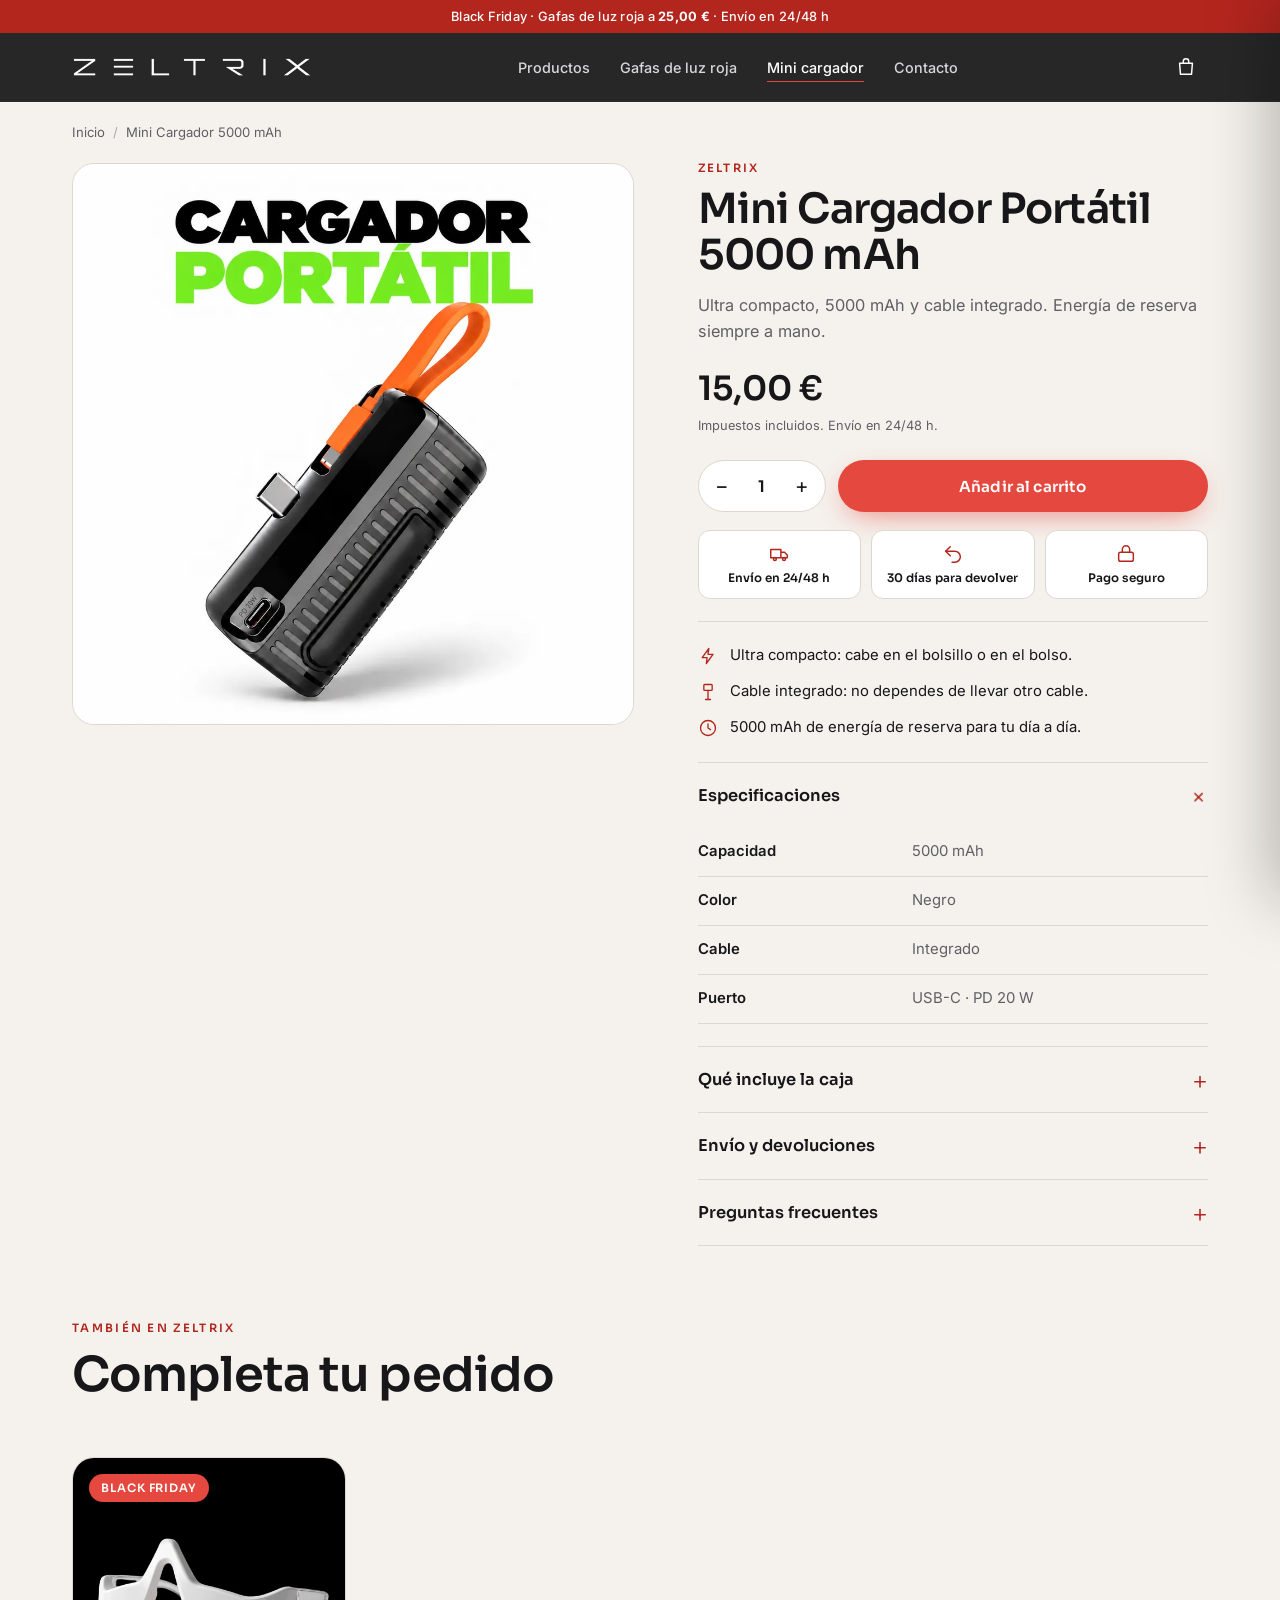
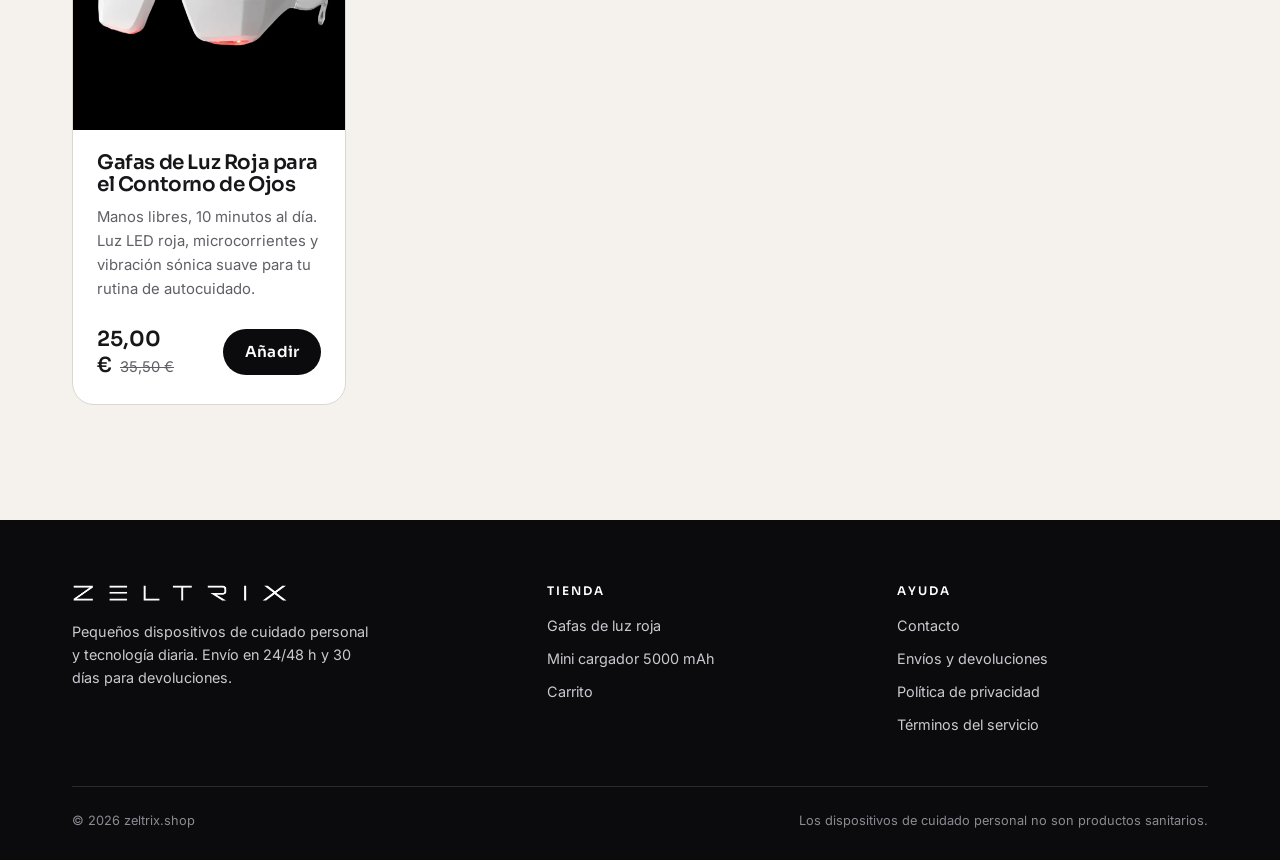
<file: products/mini-banco-de-energia-ultra-compacto-5000mah-negro-con-cable-integrado.html>
<!doctype html>
<html lang="es-ES" data-root="../">
<head>
<meta charset="utf-8">
<meta name="viewport" content="width=device-width,initial-scale=1,viewport-fit=cover">
<title>Mini Cargador Portátil 5000 mAh con Cable Integrado | Zeltrix</title>
<meta name="description" content="Mini cargador portátil ultra compacto de 5000 mAh con cable integrado, en negro. Energía de reserva para tu móvil. Envío en 24/48 h y 30 días para devoluciones.">
<link rel="canonical" href="https://zeltrix.shop/products/mini-banco-de-energia-ultra-compacto-5000mah-negro-con-cable-integrado">
<meta name="robots" content="index,follow,max-image-preview:large">
<meta name="theme-color" content="#0b0b0d">
<meta property="og:type" content="product">
<meta property="og:site_name" content="Zeltrix">
<meta property="og:locale" content="es_ES">
<meta property="og:title" content="Mini Cargador Portátil 5000 mAh con Cable Integrado | Zeltrix">
<meta property="og:description" content="Mini cargador portátil ultra compacto de 5000 mAh con cable integrado, en negro. Energía de reserva para tu móvil. Envío en 24/48 h y 30 días para devoluciones.">
<meta property="og:url" content="https://zeltrix.shop/products/mini-banco-de-energia-ultra-compacto-5000mah-negro-con-cable-integrado">
<meta property="og:image" content="https://zeltrix.shop/assets/img/cargador-1.webp">
<meta name="twitter:card" content="summary_large_image">
<link rel="icon" href="../favicon.ico" sizes="48x48">
<link rel="icon" type="image/png" href="../assets/img/favicon-64.png" sizes="64x64">
<link rel="apple-touch-icon" href="../assets/img/apple-touch-icon.png">
<link rel="preconnect" href="https://fonts.googleapis.com">
<link rel="preconnect" href="https://fonts.gstatic.com" crossorigin>
<link rel="stylesheet" href="https://fonts.googleapis.com/css2?family=Inter:wght@400;500;600&family=Sora:wght@500;600;700&display=swap">
<link rel="preload" as="image" href="../assets/img/cargador-1.webp" fetchpriority="high">
<link rel="stylesheet" href="../assets/styles.css">
<script type="application/ld+json">{"@context": "https://schema.org", "@graph": [{"@type": "Organization", "@id": "https://zeltrix.shop/#org", "name": "Zeltrix", "url": "https://zeltrix.shop", "logo": "https://zeltrix.shop/assets/img/icon-512.png"}, {"@type": "WebSite", "@id": "https://zeltrix.shop/#site", "url": "https://zeltrix.shop", "name": "Zeltrix", "inLanguage": "es-ES", "publisher": {"@id": "https://zeltrix.shop/#org"}}, {"@type": "Product", "@id": "https://zeltrix.shop/products/mini-banco-de-energia-ultra-compacto-5000mah-negro-con-cable-integrado#product", "name": "Mini Cargador Portátil 5000 mAh", "description": "Mini cargador portátil ultra compacto de 5000 mAh con cable integrado, en negro. Energía de reserva para tu móvil. Envío en 24/48 h y 30 días para devoluciones.", "sku": "ZLX-MC-5K", "image": ["https://zeltrix.shop/assets/img/cargador-1.webp"], "brand": {"@type": "Brand", "name": "Zeltrix"}, "offers": {"@type": "Offer", "url": "https://zeltrix.shop/products/mini-banco-de-energia-ultra-compacto-5000mah-negro-con-cable-integrado", "priceCurrency": "EUR", "price": "15.00", "availability": "https://schema.org/InStock", "itemCondition": "https://schema.org/NewCondition", "hasMerchantReturnPolicy": {"@type": "MerchantReturnPolicy", "applicableCountry": "ES", "returnPolicyCategory": "https://schema.org/MerchantReturnFiniteReturnWindow", "merchantReturnDays": 30, "returnMethod": "https://schema.org/ReturnByMail"}}}, {"@type": "BreadcrumbList", "itemListElement": [{"@type": "ListItem", "position": 1, "name": "Inicio", "item": "https://zeltrix.shop/"}, {"@type": "ListItem", "position": 2, "name": "Mini Cargador 5000 mAh", "item": "https://zeltrix.shop/products/mini-banco-de-energia-ultra-compacto-5000mah-negro-con-cable-integrado"}]}, {"@type": "FAQPage", "mainEntity": [{"@type": "Question", "name": "¿Necesito llevar un cable aparte?", "acceptedAnswer": {"@type": "Answer", "text": "No, el cable viene integrado en el propio cargador."}}, {"@type": "Question", "name": "¿Cuánto tarda el envío?", "acceptedAnswer": {"@type": "Answer", "text": "Enviamos en 24/48 horas."}}, {"@type": "Question", "name": "¿Y si no me convence?", "acceptedAnswer": {"@type": "Answer", "text": "Dispones de 30 días desde que lo recibes para solicitar la devolución, según nuestra política de devoluciones."}}]}]}</script>
</head>
<body>
<a class="skip" href="#main">Saltar al contenido</a>
<div class="ann">Black Friday · Gafas de luz roja a <strong>25,00 €</strong> · Envío en 24/48 h</div>
<header class="hdr"><div class="wrap">
  <a class="logo" href="../index.html" aria-label="Zeltrix, inicio"><img src="../assets/img/logo-white.png" alt="ZELTRIX" width="420" height="35"></a>
  <nav class="nav" id="nav" aria-label="Principal">
    <a href="../index.html#productos">Productos</a><a href="../products/gafas-luz-roja-anti-ojeras.html">Gafas de luz roja</a><a href="../products/mini-banco-de-energia-ultra-compacto-5000mah-negro-con-cable-integrado.html" aria-current="page">Mini cargador</a><a href="../pages/contact.html">Contacto</a>
  </nav>
  <div class="hdr-r">
    <button class="icon-btn" data-open-cart aria-label="Abrir carrito"><svg viewBox="0 0 24 24" fill="none" stroke="currentColor" stroke-width="1.6" stroke-linecap="round" stroke-linejoin="round" aria-hidden="true"><path d="M5 8h14l-1 12H6L5 8Z"/><path d="M9 8V6a3 3 0 0 1 6 0v2"/></svg><span class="badge" data-cart-count hidden>0</span></button>
    <button class="icon-btn menu-btn" id="menu-btn" aria-label="Menú" aria-expanded="false" aria-controls="nav"><svg viewBox="0 0 24 24" fill="none" stroke="currentColor" stroke-width="1.8" stroke-linecap="round" aria-hidden="true"><path d="M4 8h16M4 16h16"/></svg></button>
  </div>
</div></header>
<main id="main">

<div class="wrap">
<nav class="crumbs" aria-label="Migas de pan"><a href="../index.html">Inicio</a><span>/</span>Mini Cargador 5000 mAh</nav>
<div class="pdp">
  <div class="gal" data-gallery>
    <div class="gal-main"><img data-gal-main src="../assets/img/cargador-1.webp" alt="Mini cargador portátil negro de 5000 mAh con cable integrado" width="1000" height="1000" fetchpriority="high"></div>
    
  </div>
  <div class="buy">
    <p class="eyebrow">Zeltrix</p>
    <h1>Mini Cargador Portátil 5000 mAh</h1>
    <p class="sub">Ultra compacto, 5000 mAh y cable integrado. Energía de reserva siempre a mano.</p>
    <div class="price-l"><b>15,00 €</b></div>
    <p class="vat">Impuestos incluidos. Envío en 24/48 h.</p>
    <div id="buy-anchor" class="buy-row">
      <div class="qty" data-qty role="group" aria-label="Cantidad"><button type="button" data-dec aria-label="Reducir cantidad">−</button><output aria-live="polite">1</output><button type="button" data-inc aria-label="Aumentar cantidad">+</button></div>
      <button class="btn btn-glow" data-add="cargador" data-use-qty>Añadir al carrito</button>
    </div>
    <div class="trust"><div><svg viewBox="0 0 24 24" fill="none" stroke="currentColor" stroke-width="1.6" stroke-linecap="round" stroke-linejoin="round" aria-hidden="true"><path d="M3 7h11v9H3zM14 10h4l3 3v3h-7"/><circle cx="7.5" cy="17.5" r="1.6"/><circle cx="17.5" cy="17.5" r="1.6"/></svg>Envío en 24/48 h</div><div><svg viewBox="0 0 24 24" fill="none" stroke="currentColor" stroke-width="1.6" stroke-linecap="round" stroke-linejoin="round" aria-hidden="true"><path d="M9 14 4 9l5-5"/><path d="M4 9h10a6 6 0 0 1 0 12h-3"/></svg>30 días para devolver</div><div><svg viewBox="0 0 24 24" fill="none" stroke="currentColor" stroke-width="1.6" stroke-linecap="round" stroke-linejoin="round" aria-hidden="true"><rect x="4" y="10" width="16" height="10" rx="2"/><path d="M8 10V7a4 4 0 0 1 8 0v3"/></svg>Pago seguro</div></div>
    <ul class="pts"><li><svg viewBox="0 0 24 24" fill="none" stroke="currentColor" stroke-width="1.6" stroke-linecap="round" stroke-linejoin="round" aria-hidden="true"><path d="M13 3 5 14h6l-1 7 8-11h-6z"/></svg><span>Ultra compacto: cabe en el bolsillo o en el bolso.</span></li><li><svg viewBox="0 0 24 24" fill="none" stroke="currentColor" stroke-width="1.6" stroke-linecap="round" stroke-linejoin="round" aria-hidden="true"><rect x="7" y="3" width="10" height="7" rx="1"/><path d="M12 10v11M9 21h6"/></svg><span>Cable integrado: no dependes de llevar otro cable.</span></li><li><svg viewBox="0 0 24 24" fill="none" stroke="currentColor" stroke-width="1.6" stroke-linecap="round" stroke-linejoin="round" aria-hidden="true"><circle cx="12" cy="12" r="9"/><path d="M12 7v5l3 2"/></svg><span>5000 mAh de energía de reserva para tu día a día.</span></li></ul>
    <div class="acc">
      <details open><summary>Especificaciones</summary><div class="ans"><table class="tbl"><tr><th>Capacidad</th><td>5000 mAh</td></tr><tr><th>Color</th><td>Negro</td></tr><tr><th>Cable</th><td>Integrado</td></tr><tr><th>Puerto</th><td>USB-C · PD 20 W</td></tr></table></div></details>
      <details><summary>Qué incluye la caja</summary><div class="ans"><ul><li>1 × Mini cargador portátil con cable integrado</li></ul></div></details>
      
      <details><summary>Envío y devoluciones</summary><div class="ans"><p>Enviamos en 24/48 horas. Dispones de 30 días desde que recibes el producto para solicitar la devolución. Consulta las condiciones en nuestra <a href="../policies/refund-policy.html" style="text-decoration:underline">política de devoluciones</a>.</p></div></details>
      <details><summary>Preguntas frecuentes</summary><div class="ans"><p style="margin-bottom:14px"><b style="color:var(--text)">¿Necesito llevar un cable aparte?</b><br>No, el cable viene integrado en el propio cargador.</p><p style="margin-bottom:14px"><b style="color:var(--text)">¿Cuánto tarda el envío?</b><br>Enviamos en 24/48 horas.</p><p style="margin-bottom:14px"><b style="color:var(--text)">¿Y si no me convence?</b><br>Dispones de 30 días desde que lo recibes para solicitar la devolución, según nuestra política de devoluciones.</p></div></details>
    </div>
    
  </div>
</div>
</div>

<section class="sec" style="padding-top:0"><div class="wrap">
  <div class="sec-head rv"><p class="eyebrow">También en Zeltrix</p><h2 class="h2">Completa tu pedido</h2></div>
  <div class="grid" style="max-width:580px"><article class="card rv">
  <a class="card-img" href="../products/gafas-luz-roja-anti-ojeras.html" aria-label="Gafas de Luz Roja para el Contorno de Ojos"><span class="tag glow">Black Friday</span>
    <img src="../assets/img/gafas-1-sm.webp" srcset="../assets/img/gafas-1-sm.webp 480w, ../assets/img/gafas-1.webp 1000w" sizes="(max-width:640px) 92vw, 560px" alt="Gafas de luz roja Zeltrix con los paneles LED encendidos" width="480" height="480" loading="lazy"></a>
  <div class="card-body"><h3><a href="../products/gafas-luz-roja-anti-ojeras.html">Gafas de Luz Roja para el Contorno de Ojos</a></h3><p>Manos libres, 10 minutos al día. Luz LED roja, microcorrientes y vibración sónica suave para tu rutina de autocuidado.</p>
    <div class="card-foot"><span class="price">25,00 €<s>35,50 €</s></span>
      <button class="btn btn-ink" style="min-height:46px;padding:0 22px" data-add="gafas" data-quick>Añadir</button></div></div>
</article></div>
</div></section>

<div class="sticky-buy" id="sticky-buy"><div class="nm">Mini Cargador 5000 mAh<small>15,00 €</small></div><button class="btn btn-glow" data-add="cargador">Añadir al carrito</button></div>
</main>
<footer class="ftr"><div class="wrap">
  <div class="cols">
    <div><img src="../assets/img/logo-white.png" alt="ZELTRIX" width="420" height="35" loading="lazy">
      <p style="max-width:34ch">Pequeños dispositivos de cuidado personal y tecnología diaria. Envío en 24/48 h y 30 días para devoluciones.</p></div>
    <div><h4>Tienda</h4><ul>
      <li><a href="../products/gafas-luz-roja-anti-ojeras.html">Gafas de luz roja</a></li>
      <li><a href="../products/mini-banco-de-energia-ultra-compacto-5000mah-negro-con-cable-integrado.html">Mini cargador 5000 mAh</a></li>
      <li><a href="../cart.html">Carrito</a></li></ul></div>
    <div><h4>Ayuda</h4><ul>
      <li><a href="../pages/contact.html">Contacto</a></li>
      <li><a href="../policies/refund-policy.html">Envíos y devoluciones</a></li>
      <li><a href="../policies/privacy-policy.html">Política de privacidad</a></li>
      <li><a href="../policies/terms-of-service.html">Términos del servicio</a></li></ul></div>
  </div>
  <div class="bot"><span>© 2026 zeltrix.shop</span><span>Los dispositivos de cuidado personal no son productos sanitarios.</span></div>
</div></footer>

<div class="scrim" id="scrim"></div>
<aside class="drawer" id="drawer" role="dialog" aria-modal="true" aria-labelledby="dr-title" aria-hidden="true">
  <div class="dr-h"><h2 id="dr-title">Tu carrito</h2><button class="icon-btn" id="drawer-close" aria-label="Cerrar carrito" style="color:var(--text)"><svg viewBox="0 0 24 24" fill="none" stroke="currentColor" stroke-width="1.8" stroke-linecap="round" aria-hidden="true"><path d="M6 6l12 12M18 6 6 18"/></svg></button></div>
  <div class="dr-b"><ul id="drawer-lines"></ul></div>
  <div class="dr-f" id="drawer-foot" hidden>
    <div class="sum t"><span>Subtotal</span><span id="drawer-total">0,00 €</span></div>
    <p class="note">Impuestos incluidos. Envío y descuentos en el siguiente paso.</p>
    <a class="btn btn-glow btn-block" href="../cart.html">Finalizar compra</a>
  </div>
</aside>
<script src="../assets/main.js" defer></script>
</body>
</html>
</file>
<file: assets/styles.css>
/* ZELTRIX — premium storefront. Tokens first, then base, layout, components. */
:root{
  --ink:#0b0b0d; --ink-2:#141417; --ink-3:#1d1d22;
  --bone:#f5f2ed; --bone-2:#ece8e1; --line:#ddd8cf; --line-d:#2a2a30;
  --text:#17171a; --muted:#5f5f66; --muted-d:#a4a4ad;
  --glow:#e5483f; --glow-2:#ff7a6b; --glow-ink:#b3261e; --ok:#1f7a4d;
  --r:14px; --r-lg:22px; --shadow:0 24px 60px -24px rgba(11,11,13,.35);
  --f-d:"Sora",system-ui,-apple-system,"Segoe UI",sans-serif;
  --f-b:"Inter",system-ui,-apple-system,"Segoe UI",sans-serif;
  --wrap:1200px; --gut:clamp(16px,4vw,32px);
}
*,*::before,*::after{box-sizing:border-box}
html{-webkit-text-size-adjust:100%;scroll-behavior:smooth}
body{margin:0;font-family:var(--f-b);font-size:16px;line-height:1.6;color:var(--text);background:var(--bone);-webkit-font-smoothing:antialiased;text-rendering:optimizeLegibility}
img,svg{display:block;max-width:100%;height:auto}
a{color:inherit;text-decoration:none}
button{font:inherit;color:inherit;cursor:pointer;border:0;background:none;padding:0}
h1,h2,h3{font-family:var(--f-d);line-height:1.1;letter-spacing:-.02em;margin:0;font-weight:600}
p{margin:0}
ul{margin:0;padding:0;list-style:none}
:focus-visible{outline:2px solid var(--glow);outline-offset:3px;border-radius:6px}
.sr{position:absolute;width:1px;height:1px;overflow:hidden;clip:rect(0 0 0 0);white-space:nowrap}
.skip{position:absolute;left:12px;top:-60px;background:var(--ink);color:#fff;padding:10px 16px;border-radius:8px;z-index:200;transition:top .2s}
.skip:focus{top:12px}
.wrap{max-width:var(--wrap);margin:0 auto;padding:0 var(--gut)}
.eyebrow{font:600 .72rem/1 var(--f-d);letter-spacing:.2em;text-transform:uppercase;color:var(--glow-ink)}
.dark .eyebrow{color:var(--glow-2)}
.h2{font-size:clamp(1.8rem,4.2vw,3rem)}
.lead{font-size:clamp(1rem,1.5vw,1.15rem);color:var(--muted);max-width:56ch}
.dark .lead{color:var(--muted-d)}

/* Announcement + header */
.ann{background:var(--glow-ink);color:#fff;text-align:center;font:500 .8rem/1.2 var(--f-b);padding:9px var(--gut);letter-spacing:.02em}
.ann strong{font-weight:700}
.hdr{position:sticky;top:0;z-index:60;background:rgba(11,11,13,.88);backdrop-filter:saturate(1.4) blur(14px);-webkit-backdrop-filter:saturate(1.4) blur(14px);color:#fff;border-bottom:1px solid var(--line-d)}
.hdr .wrap{display:flex;align-items:center;justify-content:space-between;height:68px;gap:16px}
.logo img{height:20px;width:auto}
.nav{display:flex;gap:30px;font:500 .9rem var(--f-b);color:#d6d6dc}
.nav a{padding:6px 0;position:relative;transition:color .2s}
.nav a:hover,.nav a[aria-current]{color:#fff}
.nav a::after{content:"";position:absolute;left:0;right:0;bottom:0;height:1px;background:var(--glow);transform:scaleX(0);transform-origin:left;transition:transform .25s}
.nav a:hover::after,.nav a[aria-current]::after{transform:scaleX(1)}
.hdr-r{display:flex;align-items:center;gap:6px}
.icon-btn{position:relative;width:44px;height:44px;display:grid;place-items:center;border-radius:50%;transition:background .2s}
.icon-btn:hover{background:rgba(255,255,255,.1)}
.icon-btn svg{width:22px;height:22px}
.badge{position:absolute;top:4px;right:2px;min-width:18px;height:18px;border-radius:9px;background:var(--glow);color:#fff;font:700 .68rem/18px var(--f-b);text-align:center;padding:0 5px}
.badge[hidden]{display:none}
.menu-btn{display:none}
@media(max-width:820px){
  .nav{position:absolute;top:100%;left:0;right:0;background:var(--ink);flex-direction:column;gap:0;padding:6px var(--gut) 24px;border-bottom:1px solid var(--line-d);clip-path:inset(0 0 100% 0);visibility:hidden;transition:clip-path .35s cubic-bezier(.2,.8,.2,1),visibility 0s .35s;font-size:1.15rem;font-family:var(--f-d)}
  .nav a{padding:16px 0;border-bottom:1px solid var(--line-d)}
  .nav.open{clip-path:inset(0);visibility:visible;transition-delay:0s}
  .menu-btn{display:grid}
  .hdr{z-index:70}
}

/* Buttons */
.btn{display:inline-flex;align-items:center;justify-content:center;gap:10px;min-height:52px;padding:0 30px;border-radius:999px;font:600 .95rem var(--f-d);letter-spacing:.01em;transition:transform .2s,background .2s,box-shadow .2s,color .2s;white-space:nowrap}
.btn:active{transform:scale(.98)}
.btn-glow{background:var(--glow);color:#fff;box-shadow:0 10px 30px -10px rgba(229,72,63,.7)}
.btn-glow:hover{background:#f0554b;box-shadow:0 14px 36px -10px rgba(229,72,63,.85)}
.btn-ink{background:var(--ink);color:#fff}
.btn-ink:hover{background:var(--ink-3)}
.btn-line{border:1.5px solid currentColor}
.btn-line:hover{background:rgba(127,127,127,.12)}
.btn[disabled]{opacity:.55;cursor:not-allowed}
.btn-block{width:100%}

/* Hero */
.dark{background:var(--ink);color:#fff}
.hero{position:relative;overflow:hidden;isolation:isolate}
.hero::before{content:"";position:absolute;z-index:-1;right:-10%;top:10%;width:62vw;max-width:820px;aspect-ratio:1;background:radial-gradient(closest-side,rgba(229,72,63,.34),rgba(229,72,63,0) 70%);filter:blur(10px)}
.hero .wrap{display:grid;grid-template-columns:1.05fr 1fr;align-items:center;gap:32px;padding-top:clamp(36px,7vw,88px);padding-bottom:clamp(36px,7vw,88px);min-height:min(78vh,760px)}
.hero h1{font-size:clamp(2.4rem,6.4vw,4.9rem);margin:18px 0 20px;font-weight:600}
.hero h1 em{font-style:normal;color:var(--glow-2)}
.hero-cta{display:flex;flex-wrap:wrap;gap:12px;margin-top:32px}
.hero-meta{display:flex;flex-wrap:wrap;gap:10px 26px;margin-top:34px;color:var(--muted-d);font-size:.86rem}
.hero-meta li{display:flex;align-items:center;gap:8px}
.hero-meta svg{width:16px;height:16px;color:var(--glow-2)}
.hero-img{position:relative}
.hero-img img{width:100%;aspect-ratio:1;object-fit:cover;border-radius:var(--r-lg);mask-image:radial-gradient(closest-side,#000 62%,transparent 100%);-webkit-mask-image:radial-gradient(closest-side,#000 62%,transparent 100%)}
.price-tag{position:absolute;left:4%;bottom:10%;background:rgba(20,20,23,.78);backdrop-filter:blur(10px);-webkit-backdrop-filter:blur(10px);border:1px solid var(--line-d);border-radius:var(--r);padding:12px 18px;display:grid;gap:2px}
.price-tag small{color:var(--muted-d);font-size:.74rem;letter-spacing:.08em;text-transform:uppercase}
.price-tag b{font:600 1.4rem var(--f-d)}
.price-tag s{color:var(--muted-d);font-size:.9rem;margin-left:8px;font-weight:400}
@media(max-width:820px){.hero .wrap{grid-template-columns:1fr;min-height:0}.hero-img{order:-1;max-width:420px;margin:0 auto}.hero h1{margin-top:8px}}

/* Trust strip */
.strip{background:var(--bone-2);border-bottom:1px solid var(--line)}
.strip ul{display:grid;grid-template-columns:repeat(4,1fr);gap:8px}
.strip li{display:flex;align-items:center;gap:12px;padding:20px 8px;font-size:.88rem;line-height:1.35}
.strip svg{width:26px;height:26px;flex:none;color:var(--glow-ink)}
.strip b{display:block;font:600 .9rem var(--f-d)}
.strip span{color:var(--muted);font-size:.82rem}
@media(max-width:820px){.strip ul{grid-template-columns:1fr 1fr}}

/* Sections */
.sec{padding:clamp(56px,9vw,120px) 0}
.sec-head{display:grid;gap:14px;margin-bottom:clamp(28px,5vw,56px)}
.sec-head.center{text-align:center;justify-items:center}

/* Product cards */
.grid{display:grid;grid-template-columns:repeat(2,1fr);gap:clamp(16px,3vw,32px)}
@media(max-width:640px){.grid{grid-template-columns:1fr}}
.card{background:#fff;border-radius:var(--r-lg);overflow:hidden;border:1px solid var(--line);display:flex;flex-direction:column;transition:transform .35s cubic-bezier(.2,.8,.2,1),box-shadow .35s}
.card:hover{transform:translateY(-6px);box-shadow:var(--shadow)}
.card-img{position:relative;aspect-ratio:1;background:var(--bone-2);overflow:hidden}
.card-img img{width:100%;height:100%;object-fit:cover;transition:transform .7s cubic-bezier(.2,.8,.2,1)}
.card:hover .card-img img{transform:scale(1.05)}
.tag{position:absolute;top:16px;left:16px;background:var(--ink);color:#fff;font:600 .72rem var(--f-d);letter-spacing:.08em;text-transform:uppercase;padding:7px 12px;border-radius:999px}
.tag.glow{background:var(--glow)}
.card-body{padding:22px 24px 26px;display:flex;flex-direction:column;gap:10px;flex:1}
.card h3{font-size:1.25rem}
.card p{color:var(--muted);font-size:.93rem}
.card-foot{display:flex;align-items:center;justify-content:space-between;gap:12px;margin-top:auto;padding-top:14px}
.price{font:600 1.3rem var(--f-d)}
.price s{font:400 .92rem var(--f-b);color:var(--muted);margin-left:8px}

/* Split feature */
.split{display:grid;grid-template-columns:1fr 1fr;gap:clamp(28px,6vw,80px);align-items:center}
.split img{border-radius:var(--r-lg);width:100%}
.steps{display:grid;gap:0;margin-top:30px;counter-reset:s}
.steps li{display:grid;grid-template-columns:48px 1fr;gap:16px;padding:20px 0;border-top:1px solid var(--line-d);counter-increment:s}
.steps li::before{content:"0" counter(s);font:600 .95rem var(--f-d);color:var(--glow-2);padding-top:2px}
.steps b{display:block;font:600 1.05rem var(--f-d);margin-bottom:4px}
.steps span{color:var(--muted-d);font-size:.93rem}
@media(max-width:820px){.split{grid-template-columns:1fr}}

/* Specs + FAQ */
.specs{display:grid;grid-template-columns:repeat(4,1fr);gap:1px;background:var(--line);border:1px solid var(--line);border-radius:var(--r-lg);overflow:hidden}
.specs div{background:var(--bone);padding:26px 22px}
.specs b{display:block;font:600 1.6rem var(--f-d);margin-bottom:6px}
.specs span{color:var(--muted);font-size:.88rem}
@media(max-width:820px){.specs{grid-template-columns:1fr 1fr}}
.acc{border-top:1px solid var(--line)}
.acc details{border-bottom:1px solid var(--line)}
.acc summary{list-style:none;cursor:pointer;display:flex;justify-content:space-between;align-items:center;gap:16px;padding:20px 0;font:600 1.02rem var(--f-d)}
.acc summary::-webkit-details-marker{display:none}
.acc summary::after{content:"+";font:300 1.6rem/1 var(--f-b);color:var(--glow-ink);transition:transform .25s}
.acc details[open] summary::after{transform:rotate(45deg)}
.acc .ans{padding:0 0 22px;color:var(--muted);max-width:68ch;font-size:.96rem}
.acc .ans ul{list-style:disc;padding-left:20px;display:grid;gap:6px}
.acc .ans li{padding-left:2px}
.dark .acc,.dark .acc details{border-color:var(--line-d)}
.dark .acc .ans{color:var(--muted-d)}

/* CTA band */
.band{text-align:center;padding:clamp(56px,9vw,110px) 0;position:relative;overflow:hidden;isolation:isolate}
.band::before{content:"";position:absolute;z-index:-1;left:50%;top:50%;width:700px;max-width:100%;aspect-ratio:2/1;transform:translate(-50%,-50%);background:radial-gradient(closest-side,rgba(229,72,63,.28),transparent 70%)}
.band .h2{margin:16px auto 24px;max-width:18ch}

/* Footer */
.ftr{background:var(--ink);color:#c9c9d0;padding:64px 0 28px;font-size:.9rem}
.ftr .cols{display:grid;grid-template-columns:1.4fr 1fr 1fr;gap:40px;padding-bottom:40px;border-bottom:1px solid var(--line-d)}
.ftr img{height:18px;width:auto;margin-bottom:18px}
.ftr h4{font:600 .74rem var(--f-d);letter-spacing:.18em;text-transform:uppercase;color:#fff;margin:0 0 16px}
.ftr li{margin-bottom:10px}
.ftr a:hover{color:#fff}
.ftr .bot{display:flex;flex-wrap:wrap;justify-content:space-between;gap:12px;padding-top:24px;color:#8a8a93;font-size:.8rem}
.pay{display:flex;gap:6px;flex-wrap:wrap}
.pay span{border:1px solid var(--line-d);border-radius:6px;padding:4px 9px;font:600 .68rem var(--f-d);letter-spacing:.06em;color:#b5b5bd}
@media(max-width:700px){.ftr .cols{grid-template-columns:1fr 1fr}.ftr .cols>div:first-child{grid-column:1/-1}}

/* Product page */
.crumbs{padding:20px 0;font-size:.82rem;color:var(--muted)}
.crumbs a:hover{color:var(--text)}
.crumbs span{margin:0 8px;opacity:.5}
.pdp{display:grid;grid-template-columns:1.1fr 1fr;gap:clamp(28px,5vw,72px);padding-bottom:clamp(40px,6vw,80px);align-items:start}
.gal{position:sticky;top:96px;display:grid;gap:12px}
.gal-main{position:relative;aspect-ratio:1;border-radius:var(--r-lg);overflow:hidden;background:var(--bone-2);border:1px solid var(--line)}
.gal-main img{width:100%;height:100%;object-fit:cover}
.gal-nav{position:absolute;top:50%;transform:translateY(-50%);width:44px;height:44px;border-radius:50%;background:rgba(255,255,255,.9);display:grid;place-items:center;box-shadow:0 4px 16px rgba(0,0,0,.18);transition:transform .2s}
.gal-nav:hover{transform:translateY(-50%) scale(1.08)}
.gal-nav.prev{left:14px}.gal-nav.next{right:14px}
.gal-nav svg{width:18px;height:18px;color:var(--ink)}
.thumbs{display:grid;grid-template-columns:repeat(5,1fr);gap:10px}
.thumbs button{aspect-ratio:1;border-radius:10px;overflow:hidden;border:2px solid transparent;background:var(--bone-2);opacity:.7;transition:opacity .2s,border-color .2s}
.thumbs button[aria-current="true"]{border-color:var(--ink);opacity:1}
.thumbs img{width:100%;height:100%;object-fit:cover}
.buy h1{font-size:clamp(1.9rem,3.6vw,2.6rem);margin:12px 0 14px}
.buy .sub{color:var(--muted);font-size:1.02rem;margin-bottom:22px}
.buy .price-l{display:flex;align-items:baseline;gap:12px;flex-wrap:wrap;margin-bottom:6px}
.buy .price-l b{font:600 2.1rem var(--f-d)}
.buy .price-l s{color:var(--muted);font-size:1.1rem}
.save{background:#fde7e4;color:var(--glow-ink);font:600 .78rem var(--f-d);padding:5px 11px;border-radius:999px}
.vat{font-size:.8rem;color:var(--muted);margin-bottom:24px}
.qty{display:inline-flex;align-items:center;border:1.5px solid var(--line);border-radius:999px;background:#fff;height:52px}
.qty button{width:46px;height:50px;font-size:1.3rem;border-radius:999px;transition:background .15s}
.qty button:hover{background:var(--bone-2)}
.qty output{min-width:34px;text-align:center;font:600 1rem var(--f-d)}
.buy-row{display:flex;gap:12px;margin-bottom:18px}
.buy-row .btn{flex:1}
.pts{display:grid;gap:12px;padding:22px 0;border-top:1px solid var(--line);margin-top:22px}
.pts li{display:flex;gap:12px;align-items:flex-start;font-size:.93rem}
.pts svg{width:20px;height:20px;flex:none;margin-top:2px;color:var(--glow-ink)}
.notice{background:#fff;border:1px solid var(--line);border-radius:var(--r);padding:14px 16px;font-size:.82rem;color:var(--muted);margin-top:6px}
.trust{display:grid;grid-template-columns:repeat(3,1fr);gap:10px;margin:0 0 22px}
.trust div{background:#fff;border:1px solid var(--line);border-radius:12px;padding:12px 10px;text-align:center;font:600 .74rem/1.3 var(--f-d)}
.trust svg{width:22px;height:22px;margin:0 auto 6px;color:var(--glow-ink)}
.tbl{width:100%;border-collapse:collapse;font-size:.93rem}
.tbl th,.tbl td{text-align:left;padding:12px 0;border-bottom:1px solid var(--line);vertical-align:top}
.tbl th{font-weight:600;width:42%;color:var(--text)}
.tbl td{color:var(--muted)}
.sticky-buy{position:fixed;left:0;right:0;bottom:0;z-index:50;background:rgba(255,255,255,.96);backdrop-filter:blur(12px);-webkit-backdrop-filter:blur(12px);border-top:1px solid var(--line);padding:10px var(--gut) calc(10px + env(safe-area-inset-bottom));display:none;align-items:center;gap:14px;transform:translateY(110%);transition:transform .3s}
.sticky-buy.show{transform:none}
.sticky-buy .nm{font:600 .85rem var(--f-d);line-height:1.2}.sticky-buy .nm small{display:block;font:500 .85rem var(--f-b);color:var(--muted)}
.sticky-buy .btn{margin-left:auto;min-height:46px;padding:0 22px}
@media(max-width:900px){.pdp{grid-template-columns:1fr}.gal{position:static}.sticky-buy{display:flex}body.has-sticky{padding-bottom:70px}}

/* Drawer + cart */
.scrim{position:fixed;inset:0;background:rgba(11,11,13,.55);opacity:0;pointer-events:none;transition:opacity .3s;z-index:90}
.scrim.show{opacity:1;pointer-events:auto}
.drawer{position:fixed;top:0;right:0;bottom:0;width:min(440px,100%);background:var(--bone);z-index:100;transform:translateX(102%);transition:transform .4s cubic-bezier(.2,.8,.2,1);display:flex;flex-direction:column;box-shadow:-20px 0 60px rgba(0,0,0,.25)}
.drawer.open{transform:none}
.dr-h{display:flex;align-items:center;justify-content:space-between;padding:20px 24px;border-bottom:1px solid var(--line)}
.dr-h h2{font-size:1.15rem}
.dr-b{flex:1;overflow-y:auto;padding:8px 24px}
.dr-f{padding:20px 24px calc(20px + env(safe-area-inset-bottom));border-top:1px solid var(--line);background:#fff;display:grid;gap:12px}
.line{display:grid;grid-template-columns:84px 1fr auto;gap:16px;padding:18px 0;border-bottom:1px solid var(--line)}
.line img{width:84px;height:84px;object-fit:cover;border-radius:12px;background:var(--bone-2)}
.line h3{font:600 .95rem/1.3 var(--f-d);margin-bottom:4px}
.line .u{color:var(--muted);font-size:.84rem;margin-bottom:10px}
.line .qty{height:38px}.line .qty button{width:34px;height:36px;font-size:1.1rem}.line .qty output{min-width:26px;font-size:.9rem}
.line .rm{font-size:.78rem;color:var(--muted);text-decoration:underline;margin-left:12px}
.line .lt{font:600 .98rem var(--f-d);white-space:nowrap}
.sum{display:flex;justify-content:space-between;font-size:.95rem}
.sum.t{font:600 1.15rem var(--f-d)}
.note{font-size:.8rem;color:var(--muted)}
.empty{text-align:center;padding:60px 10px;color:var(--muted)}
.empty svg{width:48px;height:48px;margin:0 auto 16px;opacity:.4}
.empty h3{color:var(--text);font-size:1.15rem;margin-bottom:8px}
.empty .btn{margin-top:22px}
.toast{position:fixed;left:50%;bottom:24px;transform:translate(-50%,40px);background:var(--ink);color:#fff;padding:12px 20px;border-radius:999px;font-size:.9rem;opacity:0;pointer-events:none;transition:.3s;z-index:120}
.toast.show{opacity:1;transform:translate(-50%,0)}

/* Cart/checkout page */
.page-h{padding:clamp(32px,5vw,64px) 0 8px}
.page-h h1{font-size:clamp(2rem,4.5vw,3.2rem)}
.co{display:grid;grid-template-columns:1.25fr 1fr;gap:clamp(24px,5vw,64px);padding:24px 0 clamp(56px,8vw,110px);align-items:start}
.panel{background:#fff;border:1px solid var(--line);border-radius:var(--r-lg);padding:clamp(20px,3vw,32px)}
.panel h2{font-size:1.15rem;margin-bottom:18px}
.panel+.panel,form .panel+.panel{margin-top:18px}
.f{display:grid;gap:14px}
.f2{display:grid;grid-template-columns:1fr 1fr;gap:14px}
.fld label{display:block;font:600 .8rem var(--f-d);margin-bottom:6px}
.fld input,.fld select,.fld textarea{width:100%;min-height:50px;border:1.5px solid var(--line);border-radius:12px;padding:12px 14px;font:inherit;background:var(--bone);transition:border-color .2s,background .2s}
.fld textarea{min-height:130px;resize:vertical}
.fld input:focus,.fld select:focus,.fld textarea:focus{outline:none;border-color:var(--ink);background:#fff}
.fld input:invalid:not(:placeholder-shown){border-color:var(--glow)}
.demo-note{display:flex;gap:10px;background:#fff6e5;border:1px solid #f0d9a8;color:#6b4e10;border-radius:12px;padding:12px 14px;font-size:.84rem;margin-bottom:18px}
.pm{display:grid;gap:10px}
.pm label{display:flex;align-items:center;gap:12px;border:1.5px solid var(--line);border-radius:12px;padding:14px 16px;cursor:pointer;font-weight:500;font-size:.93rem}
.pm input{accent-color:var(--glow)}
.pm label:has(input:checked){border-color:var(--ink);background:var(--bone)}
.aside{position:sticky;top:96px}
@media(max-width:900px){.co{grid-template-columns:1fr}.aside{position:static;order:-1}.f2{grid-template-columns:1fr}}
.done{text-align:center;padding:clamp(48px,8vw,100px) 0}
.done .ok{width:72px;height:72px;border-radius:50%;background:#e3f4ea;color:var(--ok);display:grid;place-items:center;margin:0 auto 24px}
.done .ok svg{width:34px;height:34px}
.done h1{font-size:clamp(1.9rem,4.5vw,3rem);margin-bottom:14px}
.done p{color:var(--muted);max-width:52ch;margin:0 auto 10px}

/* Legal */
.legal{max-width:760px;padding-bottom:clamp(56px,8vw,110px)}
.legal h2{font-size:1.25rem;margin:36px 0 10px}
.legal p,.legal li{color:#3a3a40;margin-bottom:12px}
.legal ul{list-style:disc;padding-left:22px}
.legal a{color:var(--glow-ink);text-decoration:underline}

/* Reveal (safe: content visible without JS; only transforms) */
@media(prefers-reduced-motion:no-preference){
  .rv{transition:transform .8s cubic-bezier(.2,.8,.2,1)}
  .js .rv:not(.in){transform:translateY(22px)}
}
@media(prefers-reduced-motion:reduce){*{animation:none!important;transition:none!important;scroll-behavior:auto!important}}
</file>
<file: assets/landing.css>
/* ===================== LANDING PREMIUM ===================== */
@keyframes pulse{0%,100%{opacity:.55;transform:scale(1)}50%{opacity:1;transform:scale(1.08)}}
@keyframes floaty{0%,100%{transform:translateY(0)}50%{transform:translateY(-12px)}}
@keyframes spin{to{transform:rotate(360deg)}}
@keyframes marq{to{transform:translateX(-50%)}}
@keyframes dot{0%{box-shadow:0 0 0 0 rgba(255,122,107,.7)}100%{box-shadow:0 0 0 12px rgba(255,122,107,0)}}
.dark-2{background:var(--ink-2);color:#fff}
.pill{display:inline-flex;align-items:center;gap:10px;border:1px solid rgba(255,122,107,.35);background:rgba(229,72,63,.1);color:#ffb3aa;border-radius:999px;padding:8px 16px 8px 12px;font:600 .72rem var(--f-d);letter-spacing:.14em;text-transform:uppercase}
.pill i{width:8px;height:8px;border-radius:50%;background:var(--glow-2);animation:dot 1.8s infinite}
.hero.lp{background:radial-gradient(1200px 700px at 78% 40%,rgba(229,72,63,.22),transparent 60%),var(--ink)}
.hero.lp::before{display:none}
.hero.lp h1{font-size:clamp(2.5rem,6vw,4.7rem);line-height:.98;letter-spacing:-.035em;margin:22px 0 24px}
.hero.lp h1 span{display:block}
.hero.lp h1 .o{color:#8e8e98}
.stage{position:relative;aspect-ratio:1;max-width:620px;margin-inline:auto;width:100%}
.stage::before{content:"";position:absolute;inset:6%;border-radius:50%;background:conic-gradient(from 0deg,rgba(229,72,63,0),rgba(229,72,63,.55),rgba(229,72,63,0) 40%);animation:spin 9s linear infinite;mask:radial-gradient(closest-side,transparent 97%,#000 98%,#000 100%,transparent 100%);-webkit-mask:radial-gradient(closest-side,transparent 97%,#000 98%,#000 100%,transparent 100%)}
.stage::after{content:"";position:absolute;inset:0;border-radius:50%;background:radial-gradient(closest-side,rgba(229,72,63,.38),transparent 70%);animation:pulse 4s ease-in-out infinite;z-index:0}
.stage img{position:relative;z-index:1;width:112%;max-width:none;margin:-6%;aspect-ratio:1;object-fit:cover;mask-image:radial-gradient(closest-side,#000 60%,transparent 98%);-webkit-mask-image:radial-gradient(closest-side,#000 60%,transparent 98%)}
.chip{position:absolute;z-index:3;background:rgba(20,20,23,.72);backdrop-filter:blur(12px);-webkit-backdrop-filter:blur(12px);border:1px solid rgba(255,255,255,.14);border-radius:16px;padding:12px 16px;display:grid;gap:2px;animation:floaty 6s ease-in-out infinite;box-shadow:0 18px 40px -18px rgba(0,0,0,.8)}
.chip b{font:600 1.35rem var(--f-d);letter-spacing:-.02em}.chip small{color:var(--muted-d);font-size:.72rem;letter-spacing:.08em;text-transform:uppercase}
.chip.c1{top:8%;left:-2%}.chip.c2{top:34%;right:-3%;animation-delay:-2s}.chip.c3{bottom:10%;left:6%;animation-delay:-4s}
.chip.c4{bottom:6%;right:2%;animation-delay:-1s;background:var(--glow);border-color:transparent}.chip.c4 small{color:#ffe0dc}
@media(max-width:820px){.chip.c1{left:0}.chip.c2{right:0}.chip{padding:9px 12px}.chip b{font-size:1.05rem}}
.marq{background:var(--glow-ink);color:#fff;overflow:hidden;white-space:nowrap;padding:16px 0;border-block:1px solid rgba(255,255,255,.12)}
.marq div{display:inline-flex;animation:marq 32s linear infinite;will-change:transform}
.marq span{font:600 .95rem var(--f-d);letter-spacing:.2em;text-transform:uppercase;padding:0 26px;display:inline-flex;align-items:center;gap:52px}
.marq span::after{content:"✦";color:#ffb3aa}
.tech{display:grid;grid-template-columns:1fr 1fr;gap:clamp(28px,6vw,90px);align-items:start}
.tech-vis{position:sticky;top:110px}
.tech-vis .fr{border-radius:var(--r-lg);overflow:hidden;border:1px solid var(--line-d);box-shadow:0 40px 90px -30px rgba(229,72,63,.35)}
.tech-vis img{width:100%}
.tech-list{display:grid;gap:clamp(60px,10vw,130px);padding:6vh 0}
.tech-i .n{font:600 .9rem var(--f-d);color:var(--glow-2);letter-spacing:.2em}
.tech-i h3{font-size:clamp(1.8rem,3.6vw,2.8rem);margin:14px 0 16px;letter-spacing:-.03em}
.tech-i p{color:var(--muted-d);max-width:44ch;font-size:1.05rem}
.tech-i .big{font:700 clamp(3.5rem,8vw,6.5rem)/1 var(--f-d);letter-spacing:-.05em;background:linear-gradient(180deg,#fff,rgba(255,255,255,.18));-webkit-background-clip:text;background-clip:text;color:transparent;margin-bottom:6px}
@media(max-width:860px){.tech{grid-template-columns:1fr}.tech-vis{position:static}.tech-list{padding:0;gap:56px}}
.stats{display:grid;grid-template-columns:repeat(4,1fr)}
.stats>div{padding:clamp(28px,5vw,56px) clamp(12px,2vw,28px);border-left:1px solid var(--line)}
.stats>div:first-child{border-left:0}
.stats b{display:block;font:700 clamp(2.6rem,6vw,4.8rem)/1 var(--f-d);letter-spacing:-.05em}
.stats b em{font-style:normal;font-size:.42em;letter-spacing:0;color:var(--glow-ink);margin-left:4px}
.stats span{display:block;margin-top:10px;color:var(--muted);font-size:.9rem;max-width:20ch}
@media(max-width:760px){.stats{grid-template-columns:1fr 1fr}.stats>div:nth-child(3){border-left:0}.stats>div:nth-child(n+3){border-top:1px solid var(--line)}}
.life{display:grid;grid-template-columns:1.05fr 1fr;gap:clamp(24px,5vw,72px);align-items:center}
.life .ph{position:relative;border-radius:var(--r-lg);overflow:hidden}
.life .ph img{width:100%}
.moments{display:flex;flex-wrap:wrap;gap:10px;margin:26px 0 32px}
.moments li{border:1.5px solid var(--line);border-radius:999px;padding:10px 18px;font:600 .88rem var(--f-d);display:flex;gap:8px;align-items:center;background:#fff}
.moments svg{width:18px;height:18px;color:var(--glow-ink)}
@media(max-width:860px){.life{grid-template-columns:1fr}}
.ritual{display:grid;grid-template-columns:.9fr 1.1fr;gap:clamp(28px,6vw,90px);align-items:center}
.ring{position:relative;max-width:420px;margin-inline:auto;aspect-ratio:1;width:100%}
.ring svg{width:100%;height:100%;transform:rotate(-90deg)}
.ring circle{fill:none;stroke-width:6;stroke-linecap:round}
.ring .tr{stroke:rgba(255,255,255,.09)}
.ring .pg{stroke:url(#rg);stroke-dasharray:754;stroke-dashoffset:754;transition:stroke-dashoffset 2.6s cubic-bezier(.2,.8,.2,1);filter:drop-shadow(0 0 10px rgba(229,72,63,.7))}
.ring.in .pg{stroke-dashoffset:75}
.ring .tm{position:absolute;inset:0;display:grid;place-content:center;text-align:center}
.ring .tm b{font:700 clamp(3rem,8vw,4.6rem)/1 var(--f-d);letter-spacing:-.04em}
.ring .tm span{color:var(--muted-d);font-size:.82rem;letter-spacing:.18em;text-transform:uppercase;margin-top:8px}
@media(max-width:860px){.ritual{grid-template-columns:1fr}}
.bento{display:grid;grid-template-columns:repeat(4,1fr);grid-auto-rows:minmax(190px,auto);gap:16px}
.bt{border-radius:var(--r-lg);overflow:hidden;position:relative;padding:26px;display:flex;flex-direction:column;justify-content:flex-end;background:#fff;border:1px solid var(--line);transition:transform .35s cubic-bezier(.2,.8,.2,1)}
.bt:hover{transform:translateY(-4px)}
.bt h3{font-size:1.15rem;margin-bottom:6px}.bt p{color:var(--muted);font-size:.9rem}
.bt svg.ic{width:34px;height:34px;color:var(--glow-ink);margin-bottom:auto}
.bt.img{padding:0;justify-content:flex-start}.bt.img img{width:100%;height:100%;object-fit:cover;position:absolute;inset:0}
.bt.img .cap{position:relative;margin-top:auto;padding:22px 26px;background:linear-gradient(0deg,rgba(11,11,13,.85),transparent);color:#fff;width:100%}
.bt.img .cap p{color:#d6d6dc}
.bt.b1{grid-column:span 2;grid-row:span 2;min-height:420px}.bt.b4{grid-column:span 2}
.bt.dk{background:var(--ink);color:#fff;border-color:var(--ink)}.bt.dk p{color:var(--muted-d)}.bt.dk svg.ic{color:var(--glow-2)}
@media(max-width:860px){.bento{grid-template-columns:1fr 1fr}.bt.b1{grid-column:span 2;min-height:360px}.bt.b4{grid-column:span 2}}
.buy-sec{background:radial-gradient(900px 500px at 15% 50%,rgba(229,72,63,.2),transparent 65%),var(--ink)}
.buy-card{display:grid;grid-template-columns:1fr 1fr;gap:clamp(24px,5vw,70px);align-items:center}
.buy-card .im{border-radius:var(--r-lg);overflow:hidden;border:1px solid var(--line-d)}
.buy-card .big-p{display:flex;align-items:baseline;gap:14px;margin:22px 0 6px;flex-wrap:wrap}
.buy-card .big-p b{font:700 clamp(2.8rem,6vw,4.2rem)/1 var(--f-d);letter-spacing:-.04em}
.buy-card .big-p s{color:var(--muted-d);font-size:1.3rem}
.buy-card .save{background:rgba(229,72,63,.18);color:#ffb3aa}
.buy-card .qty{background:var(--ink-3);border-color:var(--line-d);color:#fff}.buy-card .qty button:hover{background:#26262c}
.buy-card ul.pts{border-color:var(--line-d)}.buy-card .pts svg{color:var(--glow-2)}
.buy-card .trust div{background:var(--ink-3);border-color:var(--line-d);color:#fff}.buy-card .trust svg{color:var(--glow-2)}
.buy-card .vat{color:var(--muted-d)}
@media(max-width:860px){.buy-card{grid-template-columns:1fr}}
.pw{display:grid;grid-template-columns:1fr 1fr;border-radius:var(--r-lg);overflow:hidden;background:#fff;border:1px solid var(--line)}
.pw .im img{width:100%;height:100%;object-fit:cover}
.pw .tx{padding:clamp(28px,5vw,64px);display:flex;flex-direction:column;justify-content:center;gap:16px;align-items:flex-start}
.pw .tx .price{font-size:1.8rem}
@media(max-width:860px){.pw{grid-template-columns:1fr}}
.glowtxt{background:linear-gradient(90deg,#fff,#ffb3aa 60%,#ff7a6b);-webkit-background-clip:text;background-clip:text;color:transparent}
.band .h2{max-width:20ch}
.dark-2 .eyebrow{color:var(--glow-2)}.dark-2 .lead{color:var(--muted-d)}
@media(min-width:821px){.hero.lp .wrap{grid-template-columns:1.2fr 1fr}}
@media(max-width:820px){.hero.lp .stage{max-width:460px}.hero.lp .wrap{padding-top:28px}.bt.b1{min-height:0;display:block;aspect-ratio:auto}.bt.b1 img{position:static;height:auto}.bt.b1 .cap{position:static;background:var(--ink)}}

/* ===================== PORTADA VISUAL + MÓVIL INTERACTIVO ===================== */
@keyframes zup{from{opacity:0;transform:translateY(22px)}to{opacity:1;transform:none}}
@keyframes rise{0%{transform:translate(0,0);opacity:0}12%{opacity:.85}100%{transform:translate(var(--dx),-92vh);opacity:0}}
@keyframes beam{0%{top:24%;opacity:0}12%{opacity:.95}50%{top:60%;opacity:.95}62%,100%{top:60%;opacity:0}}
@keyframes sweep{0%,55%{transform:translateX(-120%)}100%{transform:translateX(260%)}}
@keyframes glowpulse{0%,100%{box-shadow:0 10px 30px -10px rgba(229,72,63,.7)}50%{box-shadow:0 10px 44px -4px rgba(255,122,107,.95)}}

.zprog{position:fixed;top:0;left:0;right:0;height:3px;z-index:90;background:linear-gradient(90deg,var(--glow),var(--glow-2));transform:scaleX(0);transform-origin:0 50%;pointer-events:none}

.embers{position:absolute;inset:0;z-index:-1;overflow:hidden;pointer-events:none}
.embers i{position:absolute;bottom:-12px;left:var(--x);width:var(--s);height:var(--s);border-radius:50%;background:#ff7a6b;box-shadow:0 0 10px 2px rgba(255,122,107,.6);opacity:0;animation:rise var(--d) linear var(--dl) infinite}

.hero.lp h1 span{opacity:0;animation:zup .85s cubic-bezier(.2,.8,.2,1) forwards}
.hero.lp h1 span:nth-child(1){animation-delay:.1s}
.hero.lp h1 span:nth-child(2){animation-delay:.28s}
.hero.lp h1 span:nth-child(3){animation-delay:.46s}
.hero.lp .pill{position:relative;overflow:hidden}
.hero.lp .pill::after{content:"";position:absolute;top:0;bottom:0;left:0;width:40%;background:linear-gradient(100deg,transparent,rgba(255,255,255,.28),transparent);animation:sweep 4s ease-in-out 1.5s infinite}
.hero.lp .btn-glow{animation:glowpulse 3s ease-in-out 1.5s infinite}

.beam{position:absolute;z-index:2;left:10%;right:10%;top:24%;height:2px;border-radius:2px;background:linear-gradient(90deg,transparent,rgba(255,150,135,.95),transparent);box-shadow:0 0 18px 4px rgba(229,72,63,.55);opacity:0;animation:beam 5.5s ease-in-out 1s infinite;pointer-events:none}

.chip{color:#fff;text-align:left;cursor:pointer;transition:border-color .25s,box-shadow .25s,transform .15s}
.chip:active{transform:scale(.94)}
.chip.on{border-color:var(--glow-2);box-shadow:0 0 0 3px rgba(255,122,107,.28),0 18px 40px -18px rgba(0,0,0,.8)}
.stage-cap{display:none}

.ring{cursor:pointer;-webkit-tap-highlight-color:transparent}
.ring.demo .pg{transition:none}
.ring .tm b{font-variant-numeric:tabular-nums}
.ring .tm .hint{font-style:normal;margin-top:12px;font-size:.7rem;letter-spacing:.12em;text-transform:uppercase;color:var(--glow-2);border:1px solid rgba(255,122,107,.4);border-radius:999px;padding:6px 12px;justify-self:center;animation:pulse 2.4s ease-in-out infinite}
.ring.done .tm b{color:var(--glow-2)}

.hm-bar{display:none}
.dots{display:none}

@media(max-width:820px){
  .hero.lp .wrap{display:flex;flex-direction:column;align-items:stretch;gap:0;padding-top:22px;padding-bottom:34px}
  .hero.lp .wrap>div:first-child{display:contents}
  .hero.lp .pill{order:1;align-self:flex-start}
  .hero.lp h1{order:2;margin:16px 0 0;font-size:clamp(2.3rem,11vw,3.2rem)}
  .stage-wrap{order:3;margin:2px -8px 0}
  .hero.lp .lead{order:4;margin-top:4px}
  .hero.lp .hero-cta{order:5;margin-top:22px}
  .hero.lp .hero-cta .btn{width:100%}
  .hero.lp .hero-meta{order:6;margin-top:22px}
  .hero.lp .stage{max-width:440px}
  .stage-cap{display:block;text-align:center;margin:10px auto 18px;min-height:46px;max-width:36ch;font-size:.9rem;line-height:1.45;color:var(--muted-d);transition:opacity .25s}
  .stage-cap b{color:#fff;font-weight:600}
  .stage-cap.swap{opacity:0}

  /* carrusel de tecnologías */
  .tech>*{min-width:0}
  .tech-list{display:flex;overflow-x:auto;scroll-snap-type:x mandatory;gap:14px;margin:0 calc(var(--gut)*-1);padding:0 var(--gut) 6px;scroll-padding:0 var(--gut);scrollbar-width:none;overscroll-behavior-x:contain}
  .tech-list::-webkit-scrollbar{display:none}
  .tech-i{flex:0 0 82%;scroll-snap-align:start;background:var(--ink-3);border:1px solid var(--line-d);border-radius:var(--r-lg);padding:26px 24px 28px;min-height:290px;transform:none!important}
  .tech-i h3{font-size:1.5rem}
  .dots{display:flex;justify-content:center;gap:7px;margin-top:16px}
  .dots span{width:7px;height:7px;border-radius:4px;background:rgba(255,255,255,.22);transition:width .25s,background .25s}
  .dots span.on{width:22px;background:var(--glow-2)}

  /* feedback táctil */
  .bt:active,.pw:active{transform:scale(.985)}
  .moments li{transition:transform .15s,background .2s}
  .moments li:active{transform:scale(.95)}
  .acc summary{min-height:56px}

  /* barra de compra */
  .hm-bar{display:flex;align-items:center;gap:12px;position:fixed;left:10px;right:10px;bottom:max(10px,env(safe-area-inset-bottom));z-index:55;background:rgba(20,20,23,.92);-webkit-backdrop-filter:blur(14px);backdrop-filter:blur(14px);border:1px solid var(--line-d);border-radius:20px;padding:9px 9px 9px 16px;box-shadow:0 20px 40px -10px rgba(0,0,0,.7);color:#fff;transform:translateY(160%);transition:transform .45s cubic-bezier(.2,.8,.2,1)}
  .hm-bar.show{transform:none}
  .hm-bar .nm{display:flex;flex-direction:column;line-height:1.25;min-width:0}
  .hm-bar .nm b{font:600 .88rem var(--f-d);white-space:nowrap}
  .hm-bar .nm small{font-size:.85rem;color:#ffb3aa;font-weight:600}
  .hm-bar .nm small s{color:var(--muted-d);font-weight:400;margin-left:4px}
  .hm-bar .btn{margin-left:auto;min-height:46px;padding:0 20px;font-size:.88rem;white-space:nowrap;animation:none}
  body.has-hm{padding-bottom:84px}
}
@media(prefers-reduced-motion:reduce){
  .hero.lp h1 span{opacity:1;animation:none}
  .embers,.beam{display:none}
  .hero.lp .btn-glow,.hero.lp .pill::after{animation:none}
}
</file>
